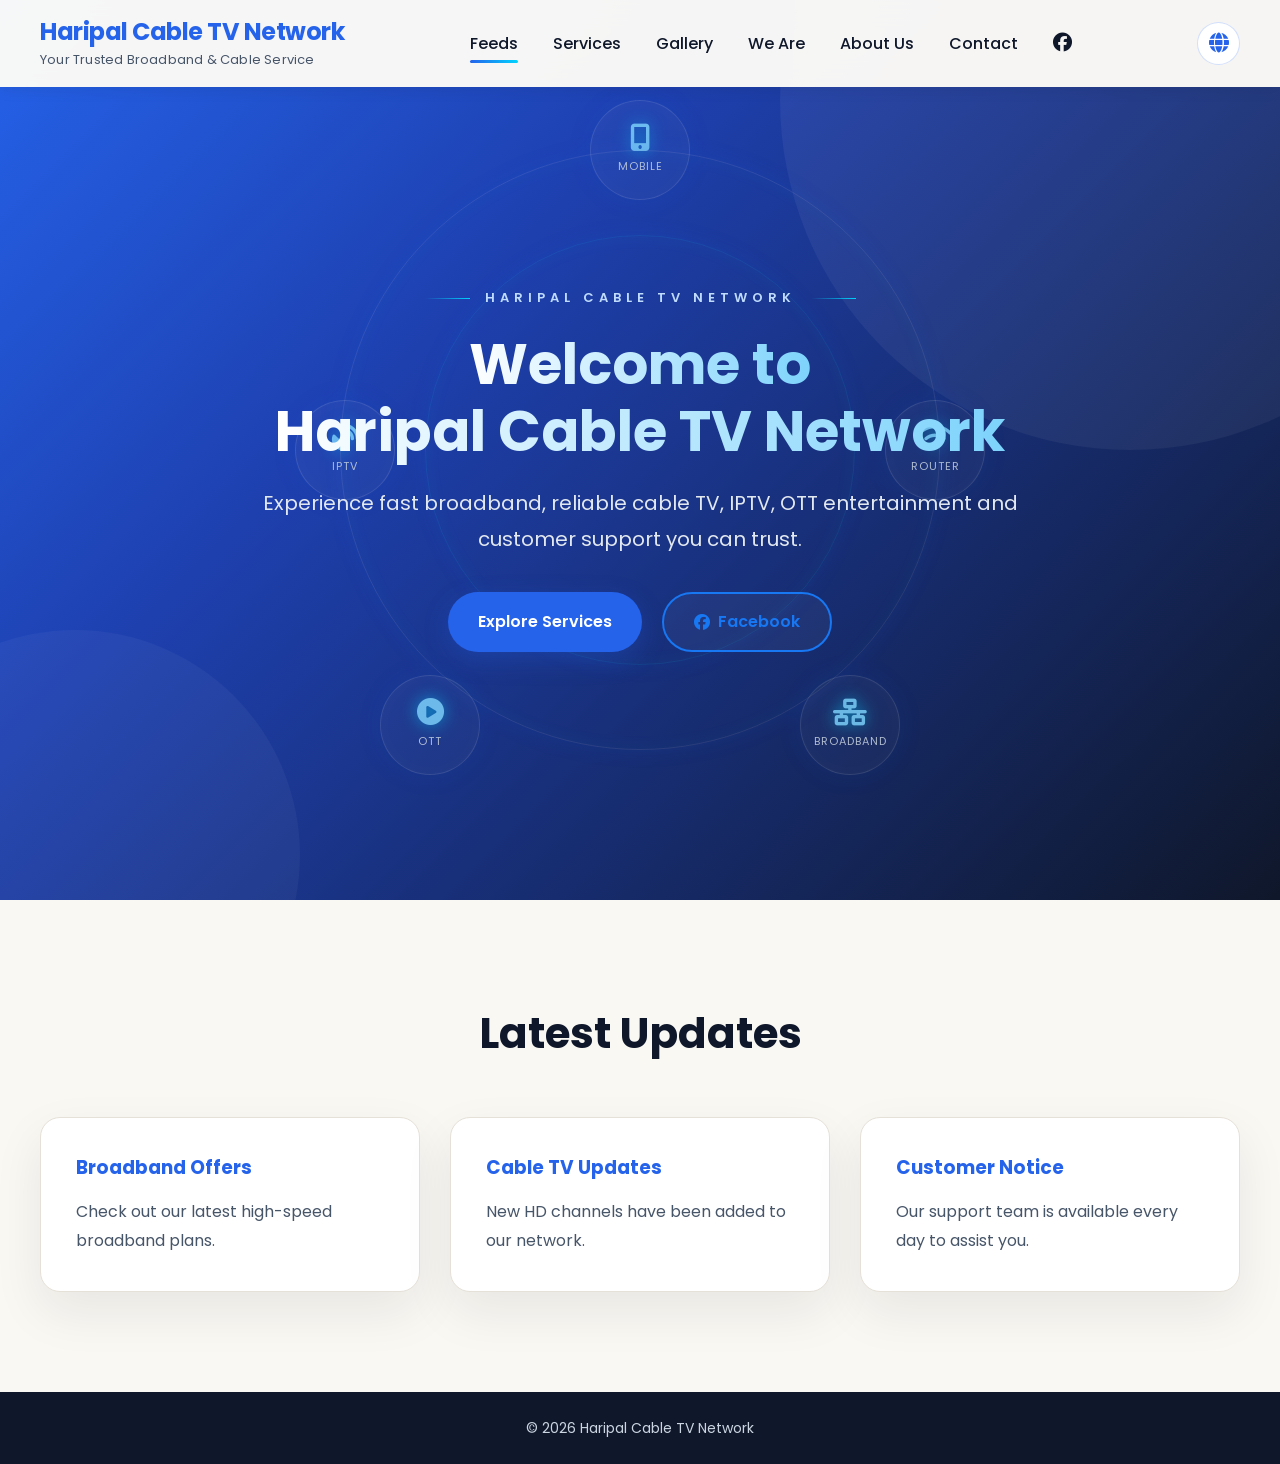
<file: index.html>
<!DOCTYPE html>
<html lang="en">

<head>

    <meta charset="UTF-8">

    <meta name="viewport" content="width=device-width, initial-scale=1.0">

    <meta name="description" content="Haripal Cable TV Network offers reliable broadband, cable TV, IPTV and OTT entertainment services in Haripal, Hooghly.">

    <title>Haripal Cable TV Network</title>

    <!-- MAIN STYLESHEET -->
    <link rel="stylesheet" href="style.css">

    <!-- GOOGLE FONT -->
    <link href="https://fonts.googleapis.com/css2?family=Poppins:wght@300;400;500;600;700&display=swap" rel="stylesheet">

    <!-- FONT AWESOME -->
    <link rel="stylesheet"
    href="https://cdnjs.cloudflare.com/ajax/libs/font-awesome/6.6.0/css/all.min.css">

</head>

<body>

<!-- =====================================================
     NAVBAR
===================================================== -->

<header>

    <nav class="navbar">

        <!-- BRANDING -->

        <a href="index.html" class="logo">

            <div>

                <h2>Haripal Cable TV Network</h2>

                <span data-i18n="nav.tagline">
                    Your Trusted Broadband & Cable Service
                </span>

            </div>

        </a>


        <!-- NAVIGATION LINKS -->

        <ul class="nav-links">

            <li>
                <a class="active" href="index.html#feeds"
                   data-i18n="nav.feeds">
                    Feeds
                </a>
            </li>

            <li>
                <a href="services.html"
                   data-i18n="nav.services">
                    Services
                </a>
            </li>

            <li>
                <a href="gallery.html"
                   data-i18n="nav.gallery">
                    Gallery
                </a>
            </li>

            <li>
                <a href="team.html"
                   data-i18n="nav.team">
                    We Are
                </a>
            </li>

            <li>
                <a href="about.html"
                   data-i18n="nav.about">
                    About Us
                </a>
            </li>

            <li>
                <a href="contact.html"
                   data-i18n="nav.contact">
                    Contact
                </a>
            </li>

            <!-- FACEBOOK -->

            <li>

                <a href="https://www.facebook.com/profile.php?id=61586978473232"
                   target="_blank"
                   rel="noopener noreferrer"
                   aria-label="Visit HCN on Facebook">

                    <i class="fab fa-facebook"></i>

                </a>

            </li>

        </ul>


        <!-- LANGUAGE SELECTOR -->

        <div class="language-selector">

            <button
                class="language-toggle"
                type="button"
                aria-label="Select website language"
                aria-expanded="false"
                aria-haspopup="true"
                title="Change Language">

                <i class="fas fa-globe"></i>

            </button>


            <!-- LANGUAGE DROPDOWN -->

            <div class="language-menu">

                <div class="language-menu-title">
                    Select Language
                </div>


                <button
                    type="button"
                    class="language-option active"
                    data-lang="en">

                    <span>🇬🇧</span>

                    English

                </button>


                <button
                    type="button"
                    class="language-option"
                    data-lang="bn">

                    <span>🇮🇳</span>

                    বাংলা

                </button>


                <button
                    type="button"
                    class="language-option"
                    data-lang="hi">

                    <span>🇮🇳</span>

                    हिन्दी

                </button>

            </div>

        </div>


        <!-- MOBILE MENU -->

        <div class="menu-toggle"
             role="button"
             tabindex="0"
             aria-label="Toggle navigation menu"
             aria-expanded="false">

            <i class="fas fa-bars"></i>

        </div>

    </nav>

</header>



<!-- =====================================================
     HERO SECTION
===================================================== -->

<section class="hero">


    <!-- CINEMATIC TECHNOLOGY ORBITS -->

    <div class="tech-orbit">

        <div class="tech-icon mobile-icon">

            <i class="fas fa-mobile-screen-button"></i>

            <span>Mobile</span>

        </div>


        <div class="tech-icon router-icon">

            <i class="fas fa-wifi"></i>

            <span>Router</span>

        </div>


        <div class="tech-icon broadband-icon">

            <i class="fas fa-network-wired"></i>

            <span>Broadband</span>

        </div>


        <div class="tech-icon ott-icon">

            <i class="fas fa-play-circle"></i>

            <span>OTT</span>

        </div>


        <div class="tech-icon iptv-icon">

            <i class="fas fa-satellite-dish"></i>

            <span>IPTV</span>

        </div>


        <!-- GLOWING CONNECTION RINGS -->

        <div class="orbit-ring ring-one"></div>

        <div class="orbit-ring ring-two"></div>

    </div>



    <!-- HERO CONTENT -->

    <div class="hero-content">


        <div class="hero-brand">

            <span class="brand-line"></span>

            <span>HARIPAL CABLE TV NETWORK</span>

            <span class="brand-line"></span>

        </div>



        <h1>

            <span data-i18n="hero.welcome">
                Welcome to
            </span>

            <span>Haripal Cable TV Network</span>

        </h1>



        <p data-i18n="hero.description">

            Experience fast broadband, reliable cable TV,
            IPTV, OTT entertainment and customer support you can trust.

        </p>



        <!-- HERO BUTTONS -->

        <div class="hero-buttons">


            <a href="services.html"
               class="btn-primary"
               data-i18n="hero.explore">

                Explore Services

            </a>



            <a href="https://www.facebook.com/profile.php?id=61586978473232"
               target="_blank"
               rel="noopener noreferrer"
               class="btn-secondary">

                <i class="fab fa-facebook"></i>

                <span data-i18n="hero.facebook">
                    Facebook
                </span>

            </a>


        </div>

    </div>

</section>



<!-- =====================================================
     LATEST FEEDS
===================================================== -->

<section id="feeds" class="feeds">


    <h2 data-i18n="feeds.title">
        Latest Updates
    </h2>



    <div class="feed-container">


        <!-- BROADBAND -->

        <div class="feed-card">

            <h3 data-i18n="feeds.broadband">
                Broadband Offers
            </h3>

            <p data-i18n="feeds.broadband.description">

                Check out our latest high-speed broadband plans.

            </p>

        </div>



        <!-- CABLE TV -->

        <div class="feed-card">

            <h3 data-i18n="feeds.cable">
                Cable TV Updates
            </h3>

            <p data-i18n="feeds.cable.description">

                New HD channels have been added to our network.

            </p>

        </div>



        <!-- CUSTOMER NOTICE -->

        <div class="feed-card">

            <h3 data-i18n="feeds.notice">
                Customer Notice
            </h3>

            <p data-i18n="feeds.notice.description">

                Our support team is available every day to assist you.

            </p>

        </div>


    </div>

</section>



<!-- =====================================================
     FOOTER
===================================================== -->

<footer>

    <p data-i18n="footer.copyright">

        © 2026 Haripal Cable TV Network

    </p>

</footer>



<!-- =====================================================
     JAVASCRIPT
===================================================== -->

<!-- EXISTING NAVIGATION SCRIPT -->

<script src="script.js"></script>
<script src="site-setting.js"></script>

<script src="js/translations.js"></script>
<script src="js/language.js"></script>


</body>

</html>
</file>
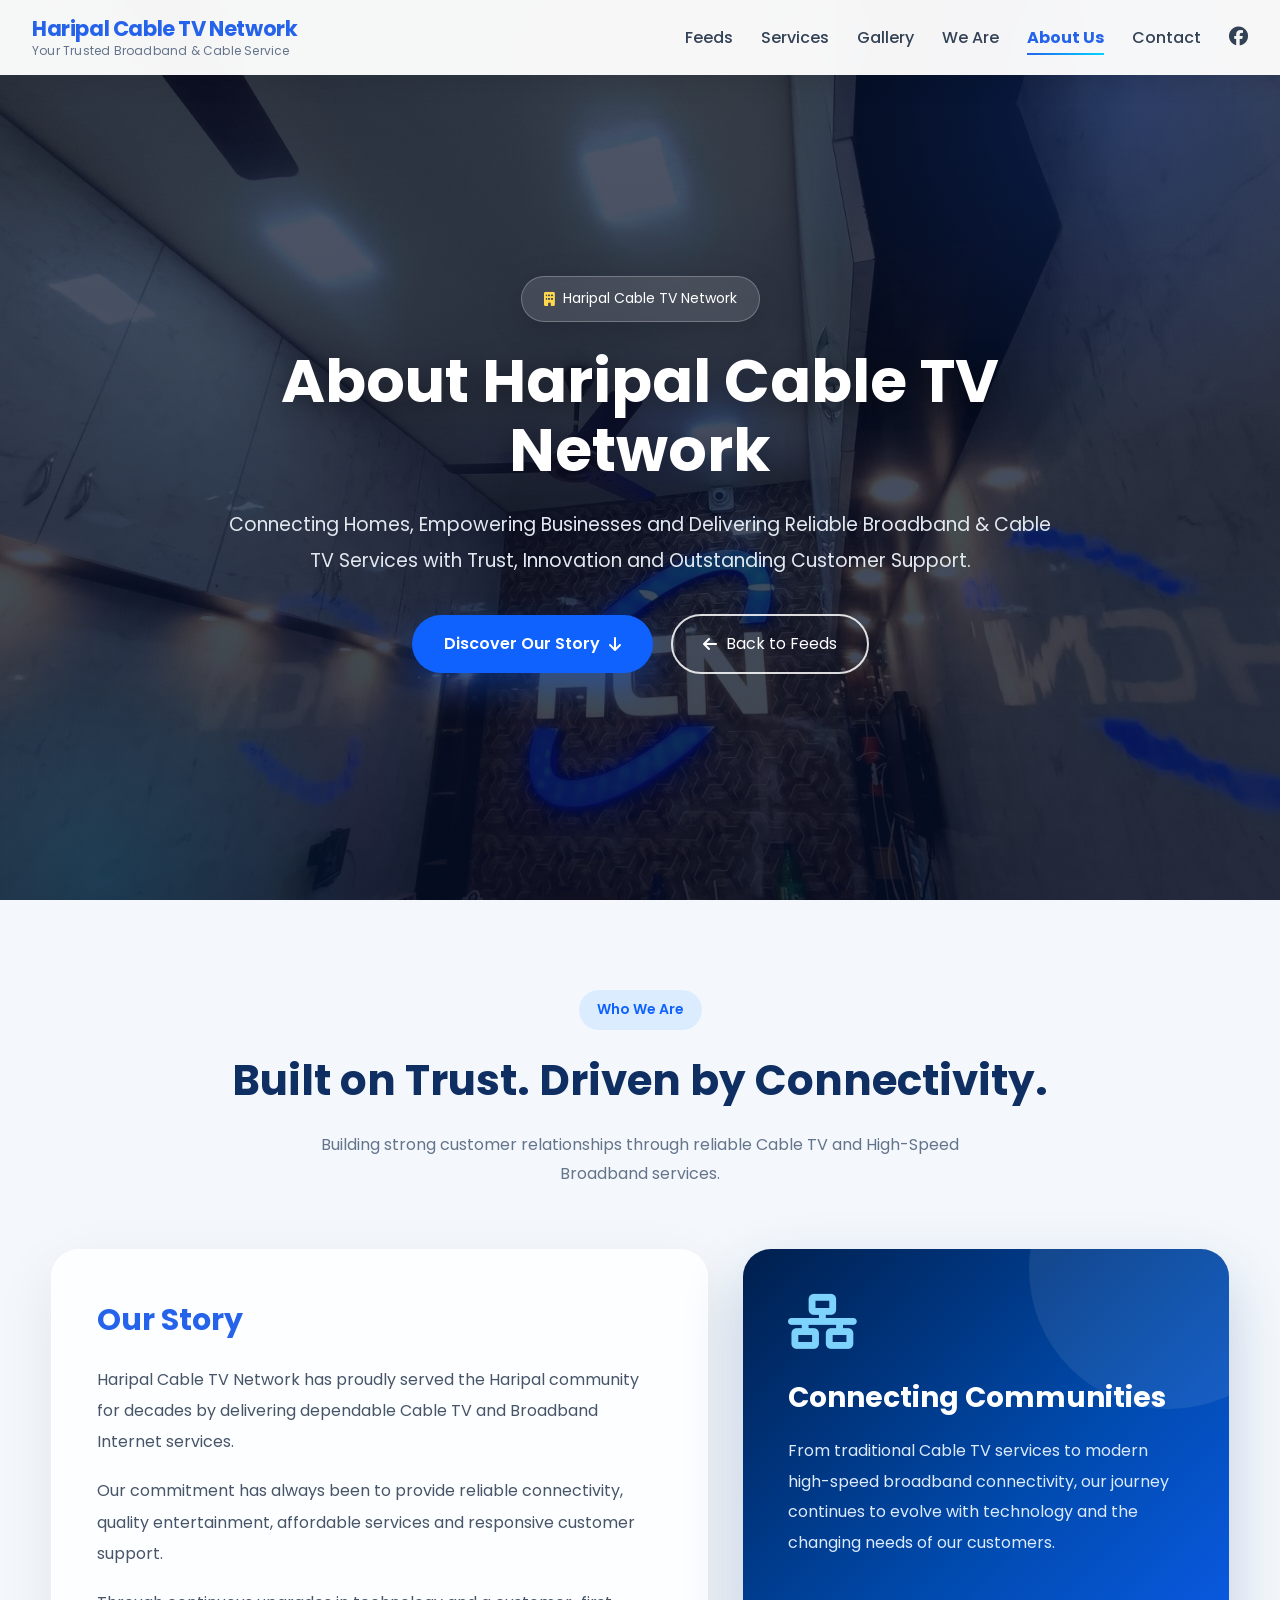
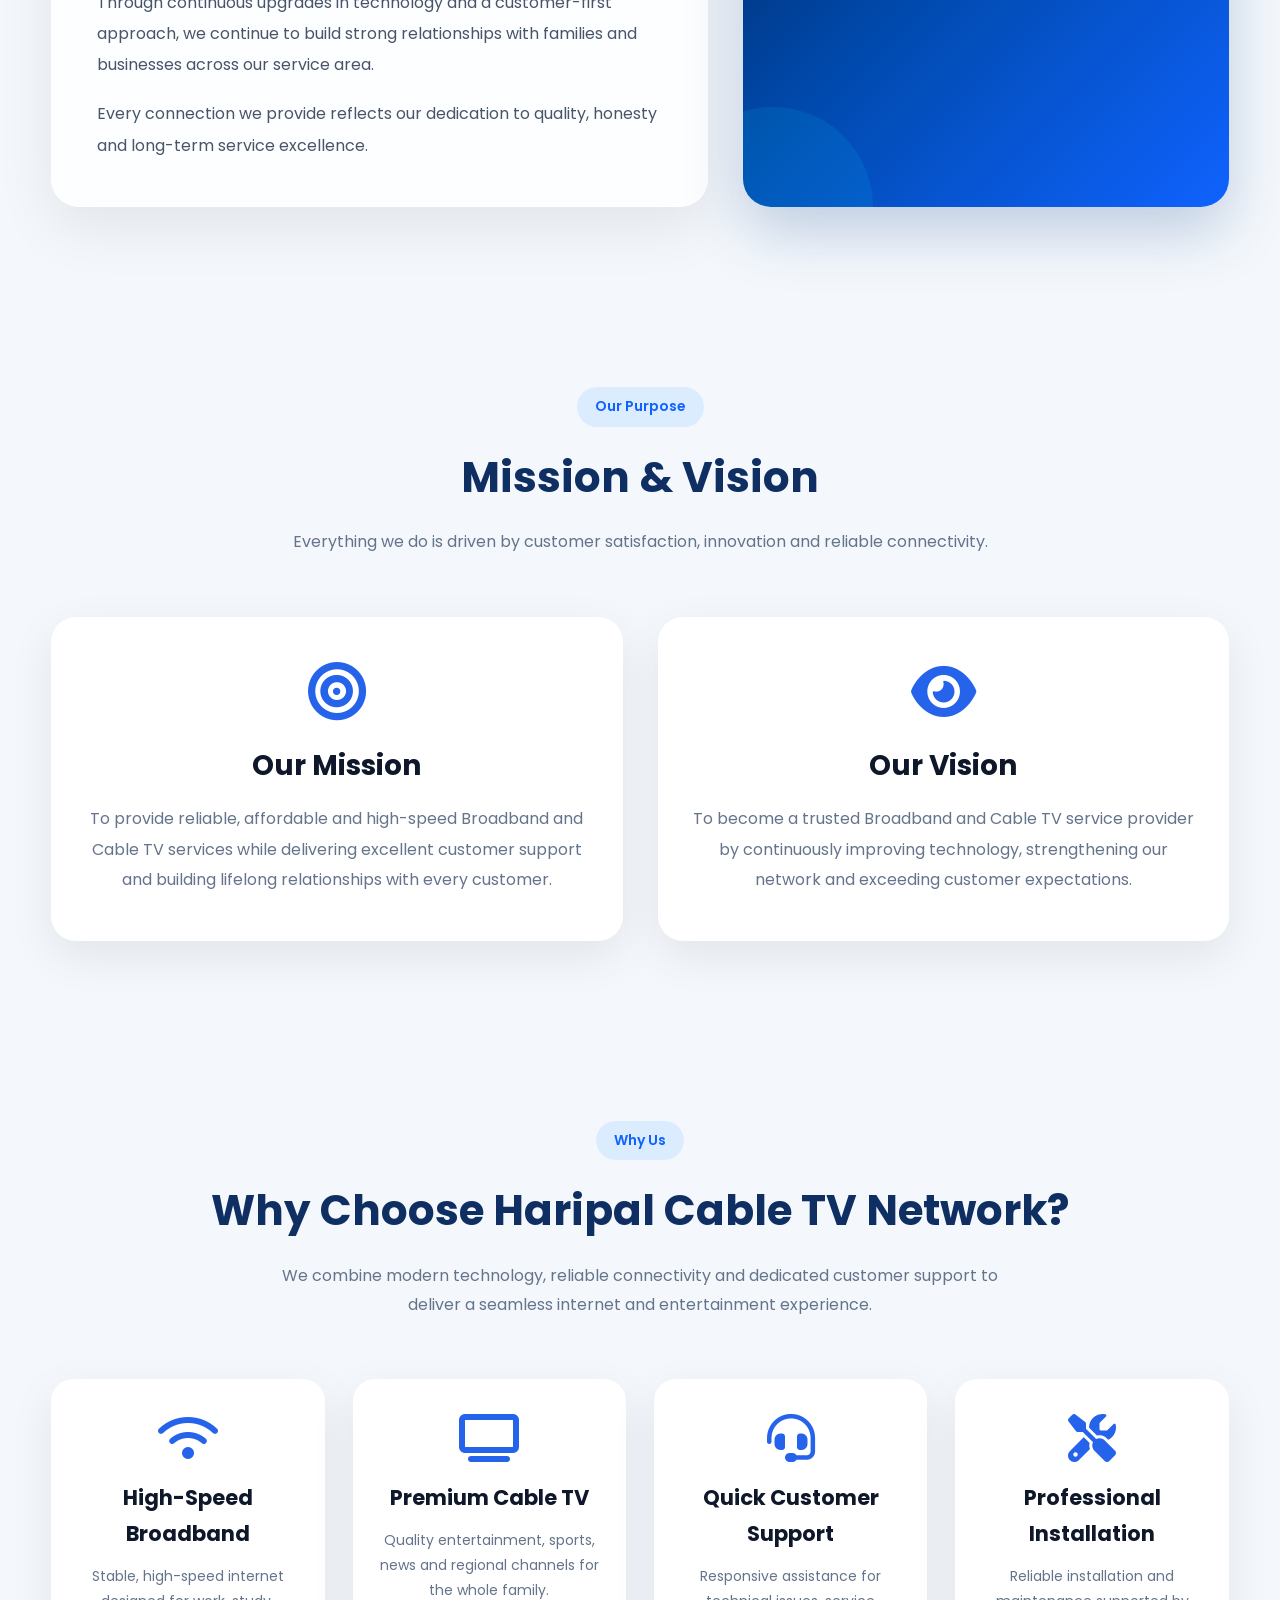
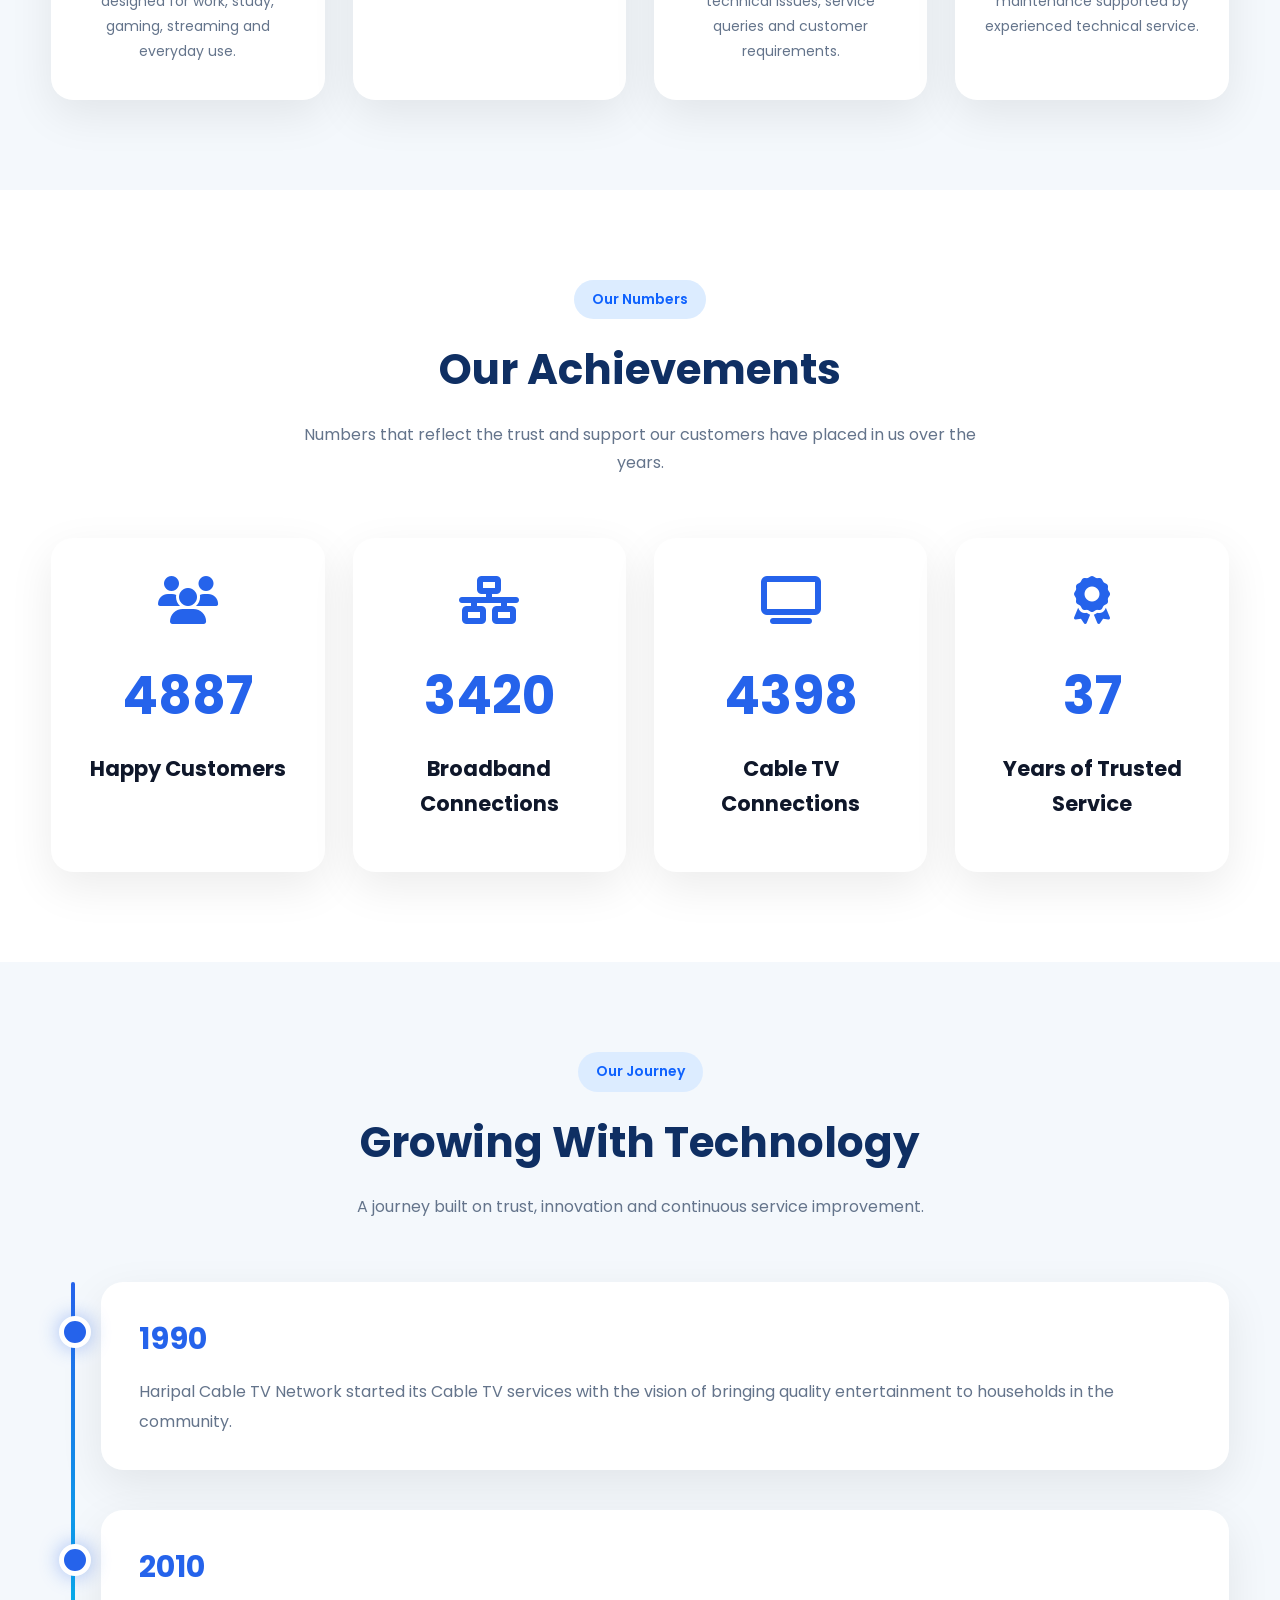
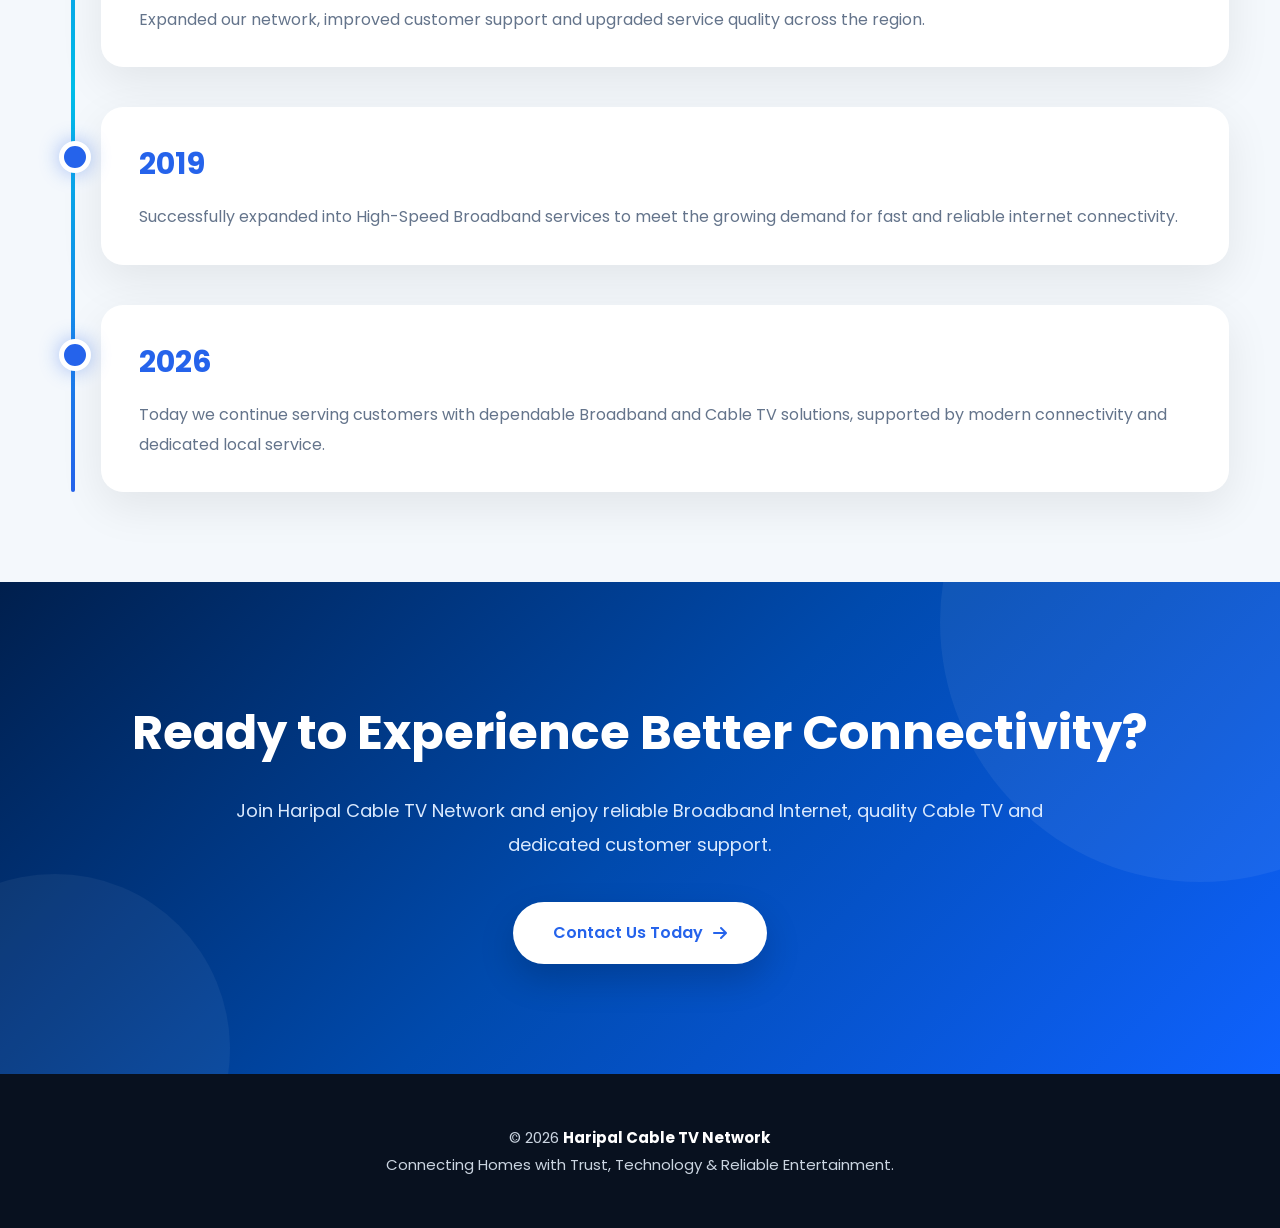
<file: about.html>
<!DOCTYPE html>
<html lang="en">

<head>

<meta charset="UTF-8">
<meta name="viewport" content="width=device-width, initial-scale=1.0">

<title>About Us | Haripal Cable TV Network</title>

<link rel="icon" href="images/HCN.jpg">

<link rel="stylesheet" href="https://cdnjs.cloudflare.com/ajax/libs/font-awesome/6.6.0/css/all.min.css">

<link href="https://fonts.googleapis.com/css2?family=Poppins:wght@300;400;500;600;700;800&display=swap"
rel="stylesheet">

<link href="https://unpkg.com/aos@2.3.4/dist/aos.css" rel="stylesheet">

<style>
/* =================================
   MULTILINGUAL LANGUAGE SELECTOR
================================= */

.site-controls {
    display: flex;
    align-items: center;
    margin-left: 20px;
}

.language-selector {
    position: relative;
}

.language-toggle {
    width: 44px;
    height: 44px;
    border: 1px solid rgba(37, 99, 235, .2);
    border-radius: 50%;
    background: #f1f5f9;
    color: #2563eb;
    font-size: 20px;
    cursor: pointer;
    transition: .35s;
}

.language-toggle:hover {
    background: #2563eb;
    color: white;
    transform: rotate(15deg);
    box-shadow: 0 0 20px rgba(37, 99, 235, .35);
}

.language-menu {
    position: absolute;
    top: 58px;
    right: 0;
    width: 190px;
    padding: 12px;
    background: white;
    border-radius: 14px;
    box-shadow: 0 12px 35px rgba(0, 0, 0, .18);
    opacity: 0;
    visibility: hidden;
    transform: translateY(12px);
    transition: .3s;
    z-index: 1000;
}

.language-selector.open .language-menu {
    opacity: 1;
    visibility: visible;
    transform: translateY(0);
}

.language-menu-title {
    padding: 8px 10px;
    color: #64748b;
    font-size: 12px;
    font-weight: 600;
}

.language-option {
    display: flex;
    align-items: center;
    gap: 10px;
    width: 100%;
    padding: 11px;
    border: none;
    border-radius: 8px;
    background: transparent;
    color: #334155;
    cursor: pointer;
    text-align: left;
    font-family: inherit;
    transition: .25s;
}

.language-option:hover,
.language-option.active {
    background: #eff6ff;
    color: #2563eb;
}

.language-option span {
    font-size: 18px;
}

@media(max-width: 992px) {
    .site-controls {
        margin-left: auto;
        margin-right: 15px;
    }
}
/* =========================================================
   GLOBAL RESET
========================================================= */

*{
    margin:0;
    padding:0;
    box-sizing:border-box;
    font-family:'Poppins',sans-serif;
}

html{
    scroll-behavior:smooth;
}

body{
    background:#f4f8fc;
    color:#1e293b;
    overflow-x:hidden;
    line-height:1.7;
}

img{
    display:block;
    max-width:100%;
}

a{
    text-decoration:none;
}

section{
    padding:90px 0;
}

.container{
    width:min(1200px,92%);
    margin:auto;
}


/* =========================================================
   HEADER
========================================================= */

header{
    position:fixed;
    top:0;
    left:0;
    width:100%;
    background:rgba(255,255,255,.96);
    backdrop-filter:blur(18px);
    box-shadow:0 8px 25px rgba(0,0,0,.08);
    z-index:9999;
    transition:.4s ease;
}

.navbar{
    width:min(1300px,95%);
    margin:auto;

    display:flex;
    justify-content:space-between;
    align-items:center;

    padding:16px 0;
}


/* =========================================================
   PREMIUM COMPANY LOGO
   SAME STYLE AS GALLERY PAGE
========================================================= */

.logo{
    display:flex;
    align-items:center;

    text-decoration:none;

    position:relative;

    cursor:pointer;
}


/* Logo text container */

.logo div{
    display:flex;
    flex-direction:column;
    gap:2px;
}


/* Main company name */

.logo h2{
    margin:0;

    font-size:21px;
    font-weight:700;

    line-height:1.2;

    letter-spacing:-.4px;

    color:#2563eb;

    transition:
        color .4s ease,
        letter-spacing .4s ease,
        text-shadow .4s ease,
        transform .4s ease;
}


/* Tagline */

.logo span{
    font-size:12px;

    font-weight:400;

    line-height:1.3;

    color:#64748b;

    letter-spacing:.2px;

    transition:
        color .4s ease,
        letter-spacing .4s ease;
}


/* =========================================================
   CINEMATIC LOGO HOVER
========================================================= */

.logo:hover h2{
    color:#1d4ed8;

    letter-spacing:.2px;

    transform:translateY(-1px);

    text-shadow:
        0 0 8px rgba(37,99,235,.25),
        0 0 20px rgba(37,99,235,.15);
}

.logo:hover span{
    color:#2563eb;

    letter-spacing:.5px;
}


/* Animated cinematic underline */

.logo::after{
    content:"";

    position:absolute;

    left:0;
    bottom:-7px;

    width:0;
    height:2px;

    background:
        linear-gradient(
            90deg,
            transparent,
            #2563eb,
            #00d4ff,
            transparent
        );

    transition:width .5s ease;
}

.logo:hover::after{
    width:100%;
}


/* =========================================================
   NAVIGATION
========================================================= */

.nav-links{
    display:flex;
    align-items:center;
    gap:28px;

    list-style:none;
}

.nav-links a{
    color:#334155;

    font-weight:500;

    position:relative;

    transition:.3s ease;
}

.nav-links a::after{
    content:"";

    position:absolute;

    left:0;
    bottom:-6px;

    width:0;
    height:2px;

    background:
        linear-gradient(
            90deg,
            #2563eb,
            #00d4ff
        );

    transition:.35s ease;
}

.nav-links a:hover{
    color:#2563eb;
}

.nav-links a:hover::after{
    width:100%;
}


/* Active About page */

.nav-links a.active{
    color:#2563eb;
    font-weight:700;
}

.nav-links a.active::after{
    width:100%;
}


/* Facebook */

.nav-links .facebook-link{
    font-size:19px;
}

.nav-links .facebook-link::after{
    display:none;
}


/* =========================================================
   MOBILE MENU
========================================================= */

.menu-toggle{
    display:none;

    font-size:28px;

    color:#2563eb;

    cursor:pointer;

    transition:.3s ease;
}

.menu-toggle:hover{
    transform:scale(1.1);
}


/* =========================================================
   HERO
========================================================= */

.hero{

    min-height:100vh;

    display:flex;

    justify-content:center;
    align-items:center;

    text-align:center;

    padding:140px 20px 90px;

    background:

        linear-gradient(
            rgba(5,15,40,.70),
            rgba(5,15,40,.78)
        ),

        url("images/photo_2026-07-22_14-08-36.jpg");

    background-size:cover;

    background-position:center;

    background-attachment:fixed;

    position:relative;

    overflow:hidden;
}


/* Cinematic glow */

.hero::before{

    content:"";

    position:absolute;

    width:700px;
    height:700px;

    border-radius:50%;

    background:
        radial-gradient(
            circle,
            rgba(37,99,235,.22),
            transparent 70%
        );

    top:-250px;
    right:-200px;

    animation:
        heroGlow 12s ease-in-out infinite alternate;
}

.hero::after{

    content:"";

    position:absolute;

    width:550px;
    height:550px;

    border-radius:50%;

    background:
        radial-gradient(
            circle,
            rgba(0,212,255,.12),
            transparent 70%
        );

    bottom:-250px;
    left:-180px;

    animation:
        heroGlow 15s ease-in-out infinite alternate-reverse;
}


@keyframes heroGlow{

    0%{
        transform:scale(1) rotate(0deg);
        opacity:.5;
    }

    100%{
        transform:scale(1.15) rotate(20deg);
        opacity:1;
    }

}


/* Hero content */

.hero-content{

    position:relative;

    z-index:5;

    max-width:950px;
}


/* Hero badge */

.hero-tag{

    display:inline-flex;

    align-items:center;

    gap:8px;

    padding:10px 22px;

    margin-bottom:25px;

    color:#fff;

    background:rgba(255,255,255,.12);

    border:1px solid rgba(255,255,255,.25);

    backdrop-filter:blur(14px);

    border-radius:40px;

    font-size:14px;

    box-shadow:
        0 10px 35px rgba(0,0,0,.15);
}

.hero-tag i{
    color:#ffd84d;
}


/* Hero title */

.hero h1{

    font-size:60px;

    color:#fff;

    margin-bottom:22px;

    font-weight:700;

    line-height:1.15;

    text-shadow:
        0 5px 25px rgba(0,0,0,.35);
}


/* Hero paragraph */

.hero p{

    font-size:19px;

    color:#e2e8f0;

    max-width:850px;

    margin:auto;

    line-height:1.9;
}


/* =========================================================
   HERO BUTTONS
========================================================= */

.hero-buttons{

    display:flex;

    justify-content:center;

    align-items:center;

    gap:18px;

    margin-top:35px;

    flex-wrap:wrap;
}

.btn-primary{

    display:inline-flex;

    align-items:center;

    justify-content:center;

    gap:9px;

    padding:15px 32px;

    background:#0f62fe;

    color:#fff;

    border-radius:40px;

    font-weight:600;

    box-shadow:
        0 15px 35px rgba(15,98,254,.35);

    transition:.35s ease;
}

.btn-primary:hover{

    transform:translateY(-5px);

    background:#004fd6;

    box-shadow:
        0 20px 45px rgba(15,98,254,.45);
}

.btn-outline{

    display:inline-flex;

    align-items:center;

    justify-content:center;

    gap:9px;

    padding:14px 30px;

    border:2px solid rgba(255,255,255,.85);

    color:#fff;

    border-radius:40px;

    transition:.35s ease;
}

.btn-outline:hover{

    background:#fff;

    color:#0f62fe;

    transform:translateY(-5px);
}


/* =========================================================
   SECTION TITLE
========================================================= */

.section-title{

    text-align:center;

    margin-bottom:60px;
}

.section-title span{

    display:inline-block;

    padding:8px 18px;

    margin-bottom:15px;

    background:#dcecff;

    color:#0f62fe;

    font-weight:600;

    border-radius:30px;

    font-size:14px;
}

.section-title h2{

    font-size:42px;

    color:#0f2f63;

    margin-bottom:15px;
}

.section-title p{

    color:#64748b;

    max-width:720px;

    margin:auto;

    line-height:1.8;
}


/* =========================================================
   OUR STORY
========================================================= */

.story-layout{

    display:grid;

    grid-template-columns:
        1.15fr
        .85fr;

    gap:35px;

    align-items:stretch;
}


.glass{

    background:
        rgba(255,255,255,.78);

    backdrop-filter:blur(18px);

    border:
        1px solid rgba(255,255,255,.6);

    border-radius:28px;

    padding:45px;

    box-shadow:
        0 20px 60px rgba(0,0,0,.08);

    transition:.4s ease;
}

.glass:hover{

    transform:translateY(-8px);

    box-shadow:
        0 30px 65px rgba(37,99,235,.16);
}

.glass h2{

    color:#2563eb;

    margin-bottom:18px;

    font-size:30px;
}

.glass p{

    font-size:16px;

    color:#475569;

    line-height:1.95;

    margin-bottom:18px;
}

.glass p:last-child{
    margin-bottom:0;
}


/* Story highlight */

.story-highlight{

    position:relative;

    overflow:hidden;

    border-radius:28px;

    padding:45px;

    color:#fff;

    background:

        linear-gradient(
            135deg,
            #001f4d,
            #004aad,
            #0f62fe
        );

    box-shadow:
        0 25px 60px rgba(0,54,130,.22);
}

.story-highlight::before{

    content:"";

    position:absolute;

    width:280px;
    height:280px;

    border-radius:50%;

    background:rgba(255,255,255,.08);

    top:-120px;
    right:-80px;
}

.story-highlight::after{

    content:"";

    position:absolute;

    width:200px;
    height:200px;

    border-radius:50%;

    background:rgba(0,212,255,.10);

    bottom:-100px;
    left:-70px;
}

.story-highlight>*{
    position:relative;
    z-index:2;
}

.story-highlight i{

    font-size:55px;

    margin-bottom:25px;

    color:#7dd3fc;
}

.story-highlight h3{

    font-size:28px;

    margin-bottom:15px;
}

.story-highlight p{

    color:#dbeafe;

    line-height:1.9;
}


/* =========================================================
   MISSION & VISION
========================================================= */

.grid{

    display:grid;

    grid-template-columns:
        repeat(2,1fr);

    gap:35px;
}

.card{

    background:#fff;

    padding:45px 35px;

    border-radius:25px;

    text-align:center;

    box-shadow:
        0 15px 45px rgba(0,0,0,.08);

    transition:.4s ease;

    position:relative;

    overflow:hidden;
}

.card::before{

    content:"";

    position:absolute;

    top:0;
    left:-100%;

    width:100%;
    height:100%;

    background:
        linear-gradient(
            90deg,
            transparent,
            rgba(255,255,255,.55),
            transparent
        );

    transition:.8s ease;
}

.card:hover::before{
    left:100%;
}

.card:hover{

    transform:translateY(-12px);

    box-shadow:
        0 25px 60px rgba(37,99,235,.18);
}

.card i{

    font-size:58px;

    color:#2563eb;

    margin-bottom:22px;
}

.card h3{

    font-size:28px;

    margin-bottom:15px;

    color:#0f172a;
}

.card p{

    color:#64748b;

    line-height:1.9;
}


/* =========================================================
   WHY CHOOSE US
========================================================= */

.features{

    display:grid;

    grid-template-columns:
        repeat(4,1fr);

    gap:28px;
}

.feature{

    background:#fff;

    padding:35px 25px;

    border-radius:22px;

    text-align:center;

    box-shadow:
        0 15px 45px rgba(0,0,0,.08);

    transition:.4s ease;

    position:relative;

    overflow:hidden;
}

.feature::before{

    content:"";

    position:absolute;

    left:-100%;
    top:0;

    width:100%;
    height:100%;

    background:
        linear-gradient(
            90deg,
            transparent,
            rgba(255,255,255,.5),
            transparent
        );

    transition:.8s ease;
}

.feature:hover::before{
    left:100%;
}

.feature:hover{

    transform:translateY(-10px);

    box-shadow:
        0 25px 55px rgba(37,99,235,.18);
}

.feature i{

    font-size:48px;

    color:#2563eb;

    margin-bottom:18px;

    position:relative;

    z-index:2;
}

.feature h3{

    margin-bottom:12px;

    font-size:21px;

    color:#0f172a;

    position:relative;

    z-index:2;
}

.feature p{

    color:#64748b;

    line-height:1.8;

    font-size:14px;

    position:relative;

    z-index:2;
}


/* =========================================================
   ACHIEVEMENTS
========================================================= */

.achievement-section{

    background:#fff;
}

.counter-box{

    padding:38px 20px;
}

.counter{

    font-size:52px;

    font-weight:700;

    color:#2563eb;

    margin:10px 0;
}


/* =========================================================
   JOURNEY / TIMELINE
========================================================= */

.timeline{

    position:relative;

    margin-top:50px;

    padding-left:50px;
}

.timeline::before{

    content:"";

    position:absolute;

    left:20px;

    top:0;
    bottom:0;

    width:4px;

    background:
        linear-gradient(
            #2563eb,
            #00bde8,
            #2563eb
        );

    border-radius:20px;
}

.timeline-item{

    position:relative;

    margin-bottom:40px;

    background:#fff;

    padding:32px 38px;

    border-radius:22px;

    box-shadow:
        0 15px 45px rgba(0,0,0,.08);

    transition:.4s ease;
}

.timeline-item:last-child{
    margin-bottom:0;
}

.timeline-item::before{

    content:"";

    position:absolute;

    left:-42px;

    top:34px;

    width:22px;
    height:22px;

    border-radius:50%;

    background:#2563eb;

    border:5px solid #fff;

    box-shadow:
        0 0 20px rgba(37,99,235,.4);
}

.timeline-item:hover{

    transform:translateX(10px);

    box-shadow:
        0 22px 55px rgba(37,99,235,.18);
}

.timeline-item h3{

    color:#2563eb;

    font-size:30px;

    margin-bottom:12px;
}

.timeline-item p{

    color:#64748b;

    line-height:1.9;
}


/* =========================================================
   CTA
========================================================= */

.cta{

    margin:0;

    background:

        linear-gradient(
            135deg,
            #001f4d 0%,
            #004aad 50%,
            #0f62fe 100%
        );

    color:#fff;

    padding:110px 20px;

    text-align:center;

    position:relative;

    overflow:hidden;
}

.cta::before{

    content:"";

    position:absolute;

    width:520px;
    height:520px;

    border-radius:50%;

    background:rgba(255,255,255,.06);

    top:-220px;
    right:-180px;

    animation:
        rotateGlow 18s linear infinite;
}

.cta::after{

    content:"";

    position:absolute;

    width:350px;
    height:350px;

    border-radius:50%;

    background:rgba(255,255,255,.05);

    bottom:-150px;
    left:-120px;

    animation:
        rotateGlow 12s linear infinite reverse;
}

.cta .container{
    position:relative;
    z-index:2;
}

.cta h2{

    font-size:48px;

    margin-bottom:20px;
}

.cta p{

    max-width:820px;

    margin:
        0 auto 40px;

    font-size:18px;

    line-height:1.9;

    color:#dbeafe;
}

.cta a{

    display:inline-flex;

    align-items:center;

    justify-content:center;

    gap:10px;

    padding:17px 40px;

    background:#fff;

    color:#2563eb;

    border-radius:50px;

    font-weight:600;

    box-shadow:
        0 15px 35px rgba(0,0,0,.18);

    transition:.35s ease;
}

.cta a:hover{

    background:#2563eb;

    color:#fff;

    transform:translateY(-7px);
}


/* =========================================================
   FOOTER
========================================================= */

footer{

    background:#08111f;

    color:#cbd5e1;

    padding:50px 20px;

    text-align:center;
}

footer p{

    font-size:15px;

    line-height:1.8;
}

footer strong{
    color:#fff;
}


/* =========================================================
   SCROLL / AOS
========================================================= */

[data-aos]{
    transition-duration:900ms !important;
}


/* =========================================================
   TABLET
========================================================= */

@media(max-width:1100px){

    .features{
        grid-template-columns:
            repeat(2,1fr);
    }

    .story-layout{
        grid-template-columns:1fr;
    }

}


/* =========================================================
   NAV MOBILE
========================================================= */

@media(max-width:900px){

    .navbar{
        padding:15px 20px;
    }

    .menu-toggle{
        display:block;
    }

    .nav-links{

        position:fixed;

        top:82px;

        right:-100%;

        width:280px;

        height:calc(100vh - 82px);

        background:
            rgba(255,255,255,.97);

        backdrop-filter:blur(20px);

        flex-direction:column;

        align-items:flex-start;

        padding:40px 30px;

        gap:22px;

        box-shadow:
            -10px 0 35px rgba(0,0,0,.10);

        transition:.45s ease;
    }

    .nav-links.active{
        right:0;
    }

}


/* =========================================================
   TABLET
========================================================= */

@media(max-width:768px){

    section{
        padding:70px 0;
    }

    .hero{

        min-height:90vh;

        padding:
            130px
            20px
            80px;

        background-attachment:scroll;
    }

    .hero h1{
        font-size:40px;
    }

    .hero p{
        font-size:16px;
    }

    .hero-buttons{
        flex-direction:column;
    }

    .btn-primary,
    .btn-outline{
        width:100%;
        max-width:300px;
    }

    .section-title{
        margin-bottom:45px;
    }

    .section-title h2{
        font-size:32px;
    }

    .section-title p{
        font-size:15px;
    }

    .glass{
        padding:30px;
    }

    .grid{
        grid-template-columns:1fr;
        gap:25px;
    }

    .features{
        grid-template-columns:1fr;
    }

    .feature{
        padding:30px 25px;
    }

    .counter{
        font-size:44px;
    }

    .timeline{
        padding-left:35px;
    }

    .timeline::before{
        left:13px;
    }

    .timeline-item{
        padding:26px;
    }

    .timeline-item::before{
        left:-30px;
        width:18px;
        height:18px;
    }

    .timeline-item h3{
        font-size:25px;
    }

    .cta{
        padding:80px 20px;
    }

    .cta h2{
        font-size:36px;
    }

    .cta p{
        font-size:16px;
    }

    .cta a{
        width:100%;
        max-width:300px;
    }

}


/* =========================================================
   RESPONSIVE LOGO
========================================================= */

@media(max-width:768px){

    .logo h2{
        font-size:18px;
    }

    .logo span{
        font-size:10px;
    }

}

@media(max-width:480px){

    .logo h2{
        font-size:16px;
    }

    .logo span{
        font-size:9px;
    }

    .navbar{
        padding:12px 15px;
    }

    .hero{
        min-height:85vh;
    }

    .hero h1{
        font-size:32px;
    }

    .hero p{
        font-size:15px;
    }

    .hero-tag{
        font-size:12px;
        padding:8px 16px;
    }

    .section-title h2{
        font-size:28px;
    }

    .glass{
        padding:24px;
    }

    .glass h2{
        font-size:26px;
    }

    .glass p{
        font-size:15px;
    }

    .story-highlight{
        padding:30px;
    }

    .story-highlight h3{
        font-size:25px;
    }

    .card{
        padding:30px 22px;
    }

    .card i{
        font-size:48px;
    }

    .card h3{
        font-size:24px;
    }

    .feature{
        padding:28px 22px;
    }

    .timeline{
        padding-left:28px;
    }

    .timeline::before{
        left:10px;
    }

    .timeline-item{
        padding:22px;
    }

    .timeline-item::before{
        left:-27px;
        width:16px;
        height:16px;
        border-width:4px;
    }

    .timeline-item h3{
        font-size:23px;
    }

    .cta h2{
        font-size:30px;
    }

    footer{
        padding:40px 15px;
    }

    footer p{
        font-size:14px;
    }

}

</style>

</head>


<body class="about-page">


<!-- =====================================================
     HEADER
===================================================== -->

<header>

<nav class="navbar">


<!-- PREMIUM LOGO -->

<a href="index.html" class="logo">

    <div>

        <h2>Haripal Cable TV Network</h2>

        <span data-i18n="nav.tagline">Your Trusted Broadband & Cable Service</span>

    </div>

</a>


<!-- NAVIGATION -->

<ul class="nav-links">

     <li><a href="index.html#feeds" data-i18n="nav.feeds">Feeds</a></li>

    <li><a class="active" href="services.html" data-i18n="nav.services">Services</a></li>

    <li><a href="gallery.html" data-i18n="nav.gallery">Gallery</a></li>

    <li><a href="team.html" data-i18n="nav.team">We Are</a></li>

    <li><a href="about.html" data-i18n="nav.about">About Us</a></li>

    <li><a href="contact.html" data-i18n="nav.contact">Contact</a></li>

    <li>
        <a
            href="https://www.facebook.com/profile.php?id=61586978473232"
            target="_blank"
            class="facebook-link"
            aria-label="Facebook"
        >
            <i class="fab fa-facebook"></i>
        </a>
    </li>

</ul>


<!-- MOBILE MENU -->

<div class="menu-toggle">

    <i class="fas fa-bars"></i>

</div>


</nav>

</header>



<!-- =====================================================
     HERO
===================================================== -->

<section class="hero">

<div class="hero-content" data-aos="zoom-in">


    <span class="hero-tag">

        <i class="fa-solid fa-building"></i>

        Haripal Cable TV Network

    </span>


    <h1>
        About Haripal Cable TV Network
    </h1>


    <p>

        Connecting Homes, Empowering Businesses and
        Delivering Reliable Broadband & Cable TV Services
        with Trust, Innovation and Outstanding Customer Support.

    </p>


    <div class="hero-buttons">

        <a href="#story" class="btn-primary">

            Discover Our Story

            <i class="fas fa-arrow-down"></i>

        </a>


        <a href="index.html#feeds" class="btn-outline">

            <i class="fas fa-arrow-left"></i>

            Back to Feeds

        </a>

    </div>


</div>

</section>



<!-- =====================================================
     OUR STORY
===================================================== -->

<section id="story">

<div class="container">


<div class="section-title" data-aos="fade-up">

    <span>Who We Are</span>

    <h2>Built on Trust. Driven by Connectivity.</h2>

    <p>

        Building strong customer relationships through
        reliable Cable TV and High-Speed Broadband services.

    </p>

</div>


<div class="story-layout">


    <!-- STORY -->

    <div class="glass" data-aos="fade-right">

        <h2>
            Our Story
        </h2>


        <p>

            Haripal Cable TV Network has proudly served
            the Haripal community for decades by delivering
            dependable Cable TV and Broadband Internet services.

        </p>


        <p>

            Our commitment has always been to provide
            reliable connectivity, quality entertainment,
            affordable services and responsive customer support.

        </p>


        <p>

            Through continuous upgrades in technology and
            a customer-first approach, we continue to build
            strong relationships with families and businesses
            across our service area.

        </p>


        <p>

            Every connection we provide reflects our dedication
            to quality, honesty and long-term service excellence.

        </p>

    </div>


    <!-- HIGHLIGHT -->

    <div class="story-highlight" data-aos="fade-left">

        <i class="fas fa-network-wired"></i>

        <h3>
            Connecting Communities
        </h3>

        <p>

            From traditional Cable TV services to modern
            high-speed broadband connectivity, our journey
            continues to evolve with technology and the
            changing needs of our customers.

        </p>

    </div>


</div>

</div>

</section>



<!-- =====================================================
     MISSION & VISION
===================================================== -->

<section>

<div class="container">


<div class="section-title" data-aos="fade-up">

    <span>Our Purpose</span>

    <h2>Mission & Vision</h2>

    <p>

        Everything we do is driven by customer satisfaction,
        innovation and reliable connectivity.

    </p>

</div>


<div class="grid">


    <!-- MISSION -->

    <div class="card" data-aos="zoom-in">

        <i class="fas fa-bullseye"></i>

        <h3>
            Our Mission
        </h3>

        <p>

            To provide reliable, affordable and high-speed
            Broadband and Cable TV services while delivering
            excellent customer support and building lifelong
            relationships with every customer.

        </p>

    </div>


    <!-- VISION -->

    <div class="card"
         data-aos="zoom-in"
         data-aos-delay="200">

        <i class="fas fa-eye"></i>

        <h3>
            Our Vision
        </h3>

        <p>

            To become a trusted Broadband and Cable TV service
            provider by continuously improving technology,
            strengthening our network and exceeding customer
            expectations.

        </p>

    </div>


</div>

</div>

</section>



<!-- =====================================================
     WHY CHOOSE US
===================================================== -->

<section>

<div class="container">


<div class="section-title" data-aos="fade-up">

    <span>Why Us</span>

    <h2>
        Why Choose Haripal Cable TV Network?
    </h2>

    <p>

        We combine modern technology, reliable connectivity
        and dedicated customer support to deliver a seamless
        internet and entertainment experience.

    </p>

</div>


<div class="features">


    <!-- FEATURE 1 -->

    <div class="feature"
         data-aos="fade-up">

        <i class="fas fa-wifi"></i>

        <h3>
            High-Speed Broadband
        </h3>

        <p>

            Stable, high-speed internet designed for
            work, study, gaming, streaming and everyday use.

        </p>

    </div>


    <!-- FEATURE 2 -->

    <div class="feature"
         data-aos="fade-up"
         data-aos-delay="100">

        <i class="fas fa-tv"></i>

        <h3>
            Premium Cable TV
        </h3>

        <p>

            Quality entertainment, sports, news and
            regional channels for the whole family.

        </p>

    </div>


    <!-- FEATURE 3 -->

    <div class="feature"
         data-aos="fade-up"
         data-aos-delay="200">

        <i class="fas fa-headset"></i>

        <h3>
            Quick Customer Support
        </h3>

        <p>

            Responsive assistance for technical issues,
            service queries and customer requirements.

        </p>

    </div>


    <!-- FEATURE 4 -->

    <div class="feature"
         data-aos="fade-up"
         data-aos-delay="300">

        <i class="fas fa-tools"></i>

        <h3>
            Professional Installation
        </h3>

        <p>

            Reliable installation and maintenance supported
            by experienced technical service.

        </p>

    </div>


</div>

</div>

</section>



<!-- =====================================================
     ACHIEVEMENTS
===================================================== -->

<section class="achievement-section">

<div class="container">


<div class="section-title" data-aos="fade-up">

    <span>Our Numbers</span>

    <h2>
        Our Achievements
    </h2>

    <p>

        Numbers that reflect the trust and support
        our customers have placed in us over the years.

    </p>

</div>


<div class="features">


    <!-- CUSTOMERS -->

    <div class="feature counter-box"
         data-aos="zoom-in">

        <i class="fas fa-users"></i>

        <h2
            class="counter"
            data-target="5000">
            0
        </h2>

        <h3>
            Happy Customers
        </h3>

    </div>


    <!-- BROADBAND -->

    <div class="feature counter-box"
         data-aos="zoom-in"
         data-aos-delay="100">

        <i class="fas fa-network-wired"></i>

        <h2
            class="counter"
            data-target="3500">
            0
        </h2>

        <h3>
            Broadband Connections
        </h3>

    </div>


    <!-- CABLE -->

    <div class="feature counter-box"
         data-aos="zoom-in"
         data-aos-delay="200">

        <i class="fas fa-tv"></i>

        <h2
            class="counter"
            data-target="4500">
            0
        </h2>

        <h3>
            Cable TV Connections
        </h3>

    </div>


    <!-- YEARS -->

    <div class="feature counter-box"
         data-aos="zoom-in"
         data-aos-delay="300">

        <i class="fas fa-award"></i>

        <h2
            class="counter"
            data-target="38">
            0
        </h2>

        <h3>
            Years of Trusted Service
        </h3>

    </div>


</div>

</div>

</section>



<!-- =====================================================
     OUR JOURNEY
===================================================== -->

<section>

<div class="container">


<div class="section-title" data-aos="fade-up">

    <span>Our Journey</span>

    <h2>
        Growing With Technology
    </h2>

    <p>

        A journey built on trust, innovation and
        continuous service improvement.

    </p>

</div>


<div class="timeline">


    <!-- 1990 -->

    <div class="timeline-item"
         data-aos="fade-left">

        <h3>
            1990
        </h3>

        <p>

            Haripal Cable TV Network started its Cable TV
            services with the vision of bringing quality
            entertainment to households in the community.

        </p>

    </div>


    <!-- 2010 -->

    <div class="timeline-item"
         data-aos="fade-left"
         data-aos-delay="100">

        <h3>
            2010
        </h3>

        <p>

            Expanded our network, improved customer support
            and upgraded service quality across the region.

        </p>

    </div>


    <!-- 2019 -->

    <div class="timeline-item"
         data-aos="fade-left"
         data-aos-delay="200">

        <h3>
            2019
        </h3>

        <p>

            Successfully expanded into High-Speed Broadband
            services to meet the growing demand for fast
            and reliable internet connectivity.

        </p>

    </div>


    <!-- 2026 -->

    <div class="timeline-item"
         data-aos="fade-left"
         data-aos-delay="300">

        <h3>
            2026
        </h3>

        <p>

            Today we continue serving customers with
            dependable Broadband and Cable TV solutions,
            supported by modern connectivity and dedicated
            local service.

        </p>

    </div>


</div>

</div>

</section>



<!-- =====================================================
     CALL TO ACTION
===================================================== -->

<section class="cta">

<div class="container">


<h2 data-aos="zoom-in">

    Ready to Experience Better Connectivity?

</h2>


<p data-aos="fade-up">

    Join Haripal Cable TV Network and enjoy reliable
    Broadband Internet, quality Cable TV and dedicated
    customer support.

</p>


<a
    href="contact.html"
    data-aos="zoom-in"
    data-aos-delay="200"
>

    Contact Us Today

    <i class="fas fa-arrow-right"></i>

</a>


</div>

</section>



<!-- =====================================================
     FOOTER
===================================================== -->

<footer>

<div class="container">

<p>

    © 2026
    <strong>Haripal Cable TV Network</strong>
    <br>

    Connecting Homes with Trust, Technology &
    Reliable Entertainment.

</p>

</div>

</footer>



<!-- =====================================================
     AOS
===================================================== -->

<script src="https://unpkg.com/aos@2.3.4/dist/aos.js"></script>


<script>

/* =========================================================
   AOS INITIALIZATION
========================================================= */

AOS.init({

    duration:900,

    once:true,

    offset:100,

    easing:'ease-out-cubic'

});



/* =========================================================
   MOBILE MENU
========================================================= */

const menuToggle =
    document.querySelector(".menu-toggle");

const navLinks =
    document.querySelector(".nav-links");


menuToggle.addEventListener("click",()=>{

    navLinks.classList.toggle("active");

});


/* Close mobile menu */

document.querySelectorAll(".nav-links a")
.forEach(link=>{

    link.addEventListener("click",()=>{

        navLinks.classList.remove("active");

    });

});



/* =========================================================
   COUNTER ANIMATION
========================================================= */

const counters =
    document.querySelectorAll(".counter");


const counterObserver =
    new IntersectionObserver(

        (entries)=>{

            entries.forEach(entry=>{

                if(!entry.isIntersecting)
                    return;


                const counter =
                    entry.target;


                const target =
                    Number(counter.dataset.target);


                let count = 0;


                const duration = 1800;

                const startTime =
                    performance.now();


                function updateCounter(currentTime){

                    const progress =
                        Math.min(
                            (currentTime - startTime) / duration,
                            1
                        );


                    const eased =
                        1 -
                        Math.pow(
                            1 - progress,
                            3
                        );


                    count =
                        Math.floor(
                            eased * target
                        );


                    counter.innerText =
                        count;


                    if(progress < 1){

                        requestAnimationFrame(
                            updateCounter
                        );

                    }else{

                        counter.innerText =
                            target + "+";

                    }

                }


                requestAnimationFrame(
                    updateCounter
                );


                counterObserver.unobserve(
                    counter
                );

            });

        },

        {
            threshold:.5
        }

    );


counters.forEach(counter=>{

    counterObserver.observe(counter);

});



/* =========================================================
   ACTIVE NAVIGATION
========================================================= */

const currentPage =
    window.location.pathname
    .split("/")
    .pop();


document.querySelectorAll(".nav-links a")
.forEach(link=>{

    const href =
        link.getAttribute("href");


    if(
        href === currentPage ||
        (
            currentPage === "about.html" &&
            href === "about.html"
        )
    ){

        link.classList.add("active");

    }

});



/* =========================================================
   HEADER SHADOW
========================================================= */

const header =
    document.querySelector("header");


window.addEventListener("scroll",()=>{

    if(window.scrollY > 40){

        header.style.boxShadow =
            "0 12px 35px rgba(0,0,0,.14)";

    }else{

        header.style.boxShadow =
            "0 8px 25px rgba(0,0,0,.08)";

    }

});



/* =========================================================
   CINEMATIC HERO PARALLAX
========================================================= */

const hero =
    document.querySelector(".hero");


window.addEventListener("scroll",()=>{

    if(window.innerWidth > 768){

        const scrolled =
            window.pageYOffset;

        hero.style.backgroundPositionY =
            `${scrolled * .35}px`;

    }

});



/* =========================================================
   ESC KEY CLOSE MOBILE MENU
========================================================= */

document.addEventListener("keydown",(event)=>{

    if(event.key === "Escape"){

        navLinks.classList.remove("active");

    }

});

</script>

<script src="script.js"></script>
<script src="site-setting.js"></script>
<script src="js/translations.js"></script>
<script src="js/language.js"></script>

</body>

</html>
</file>
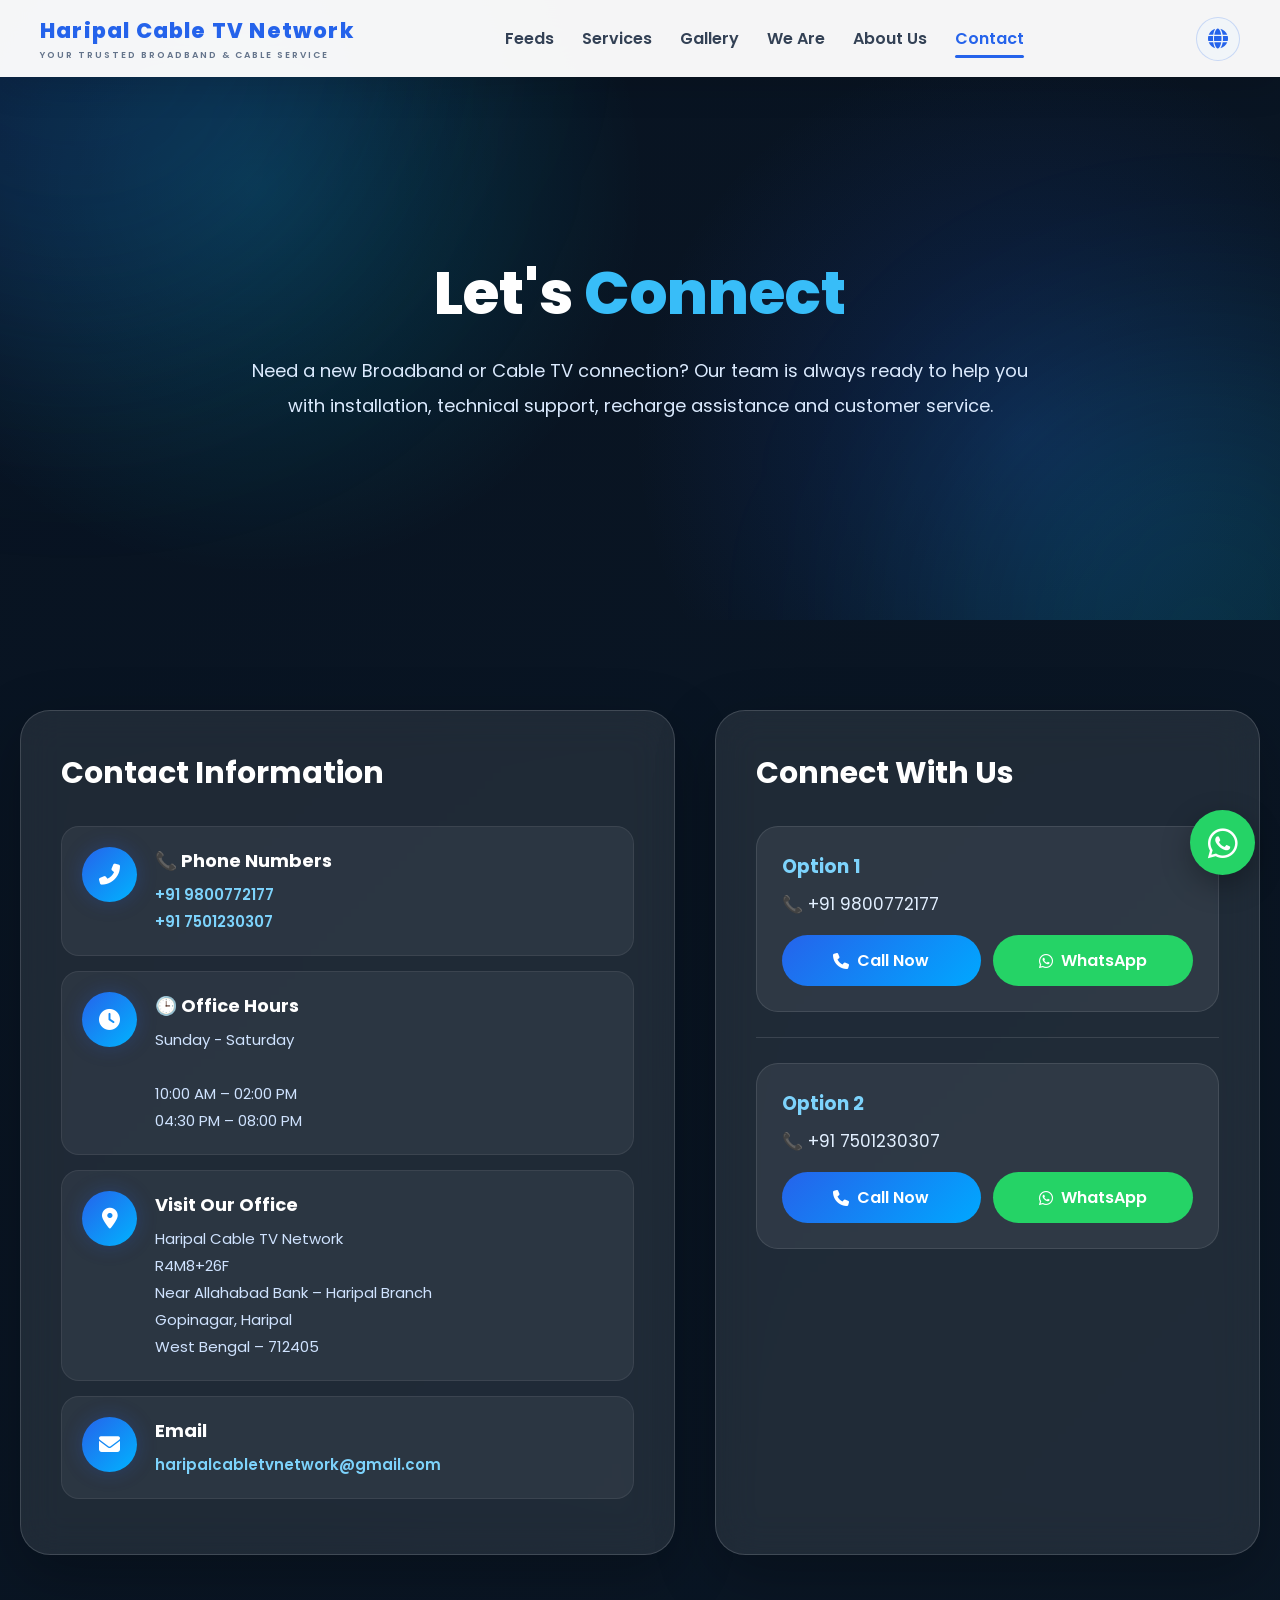
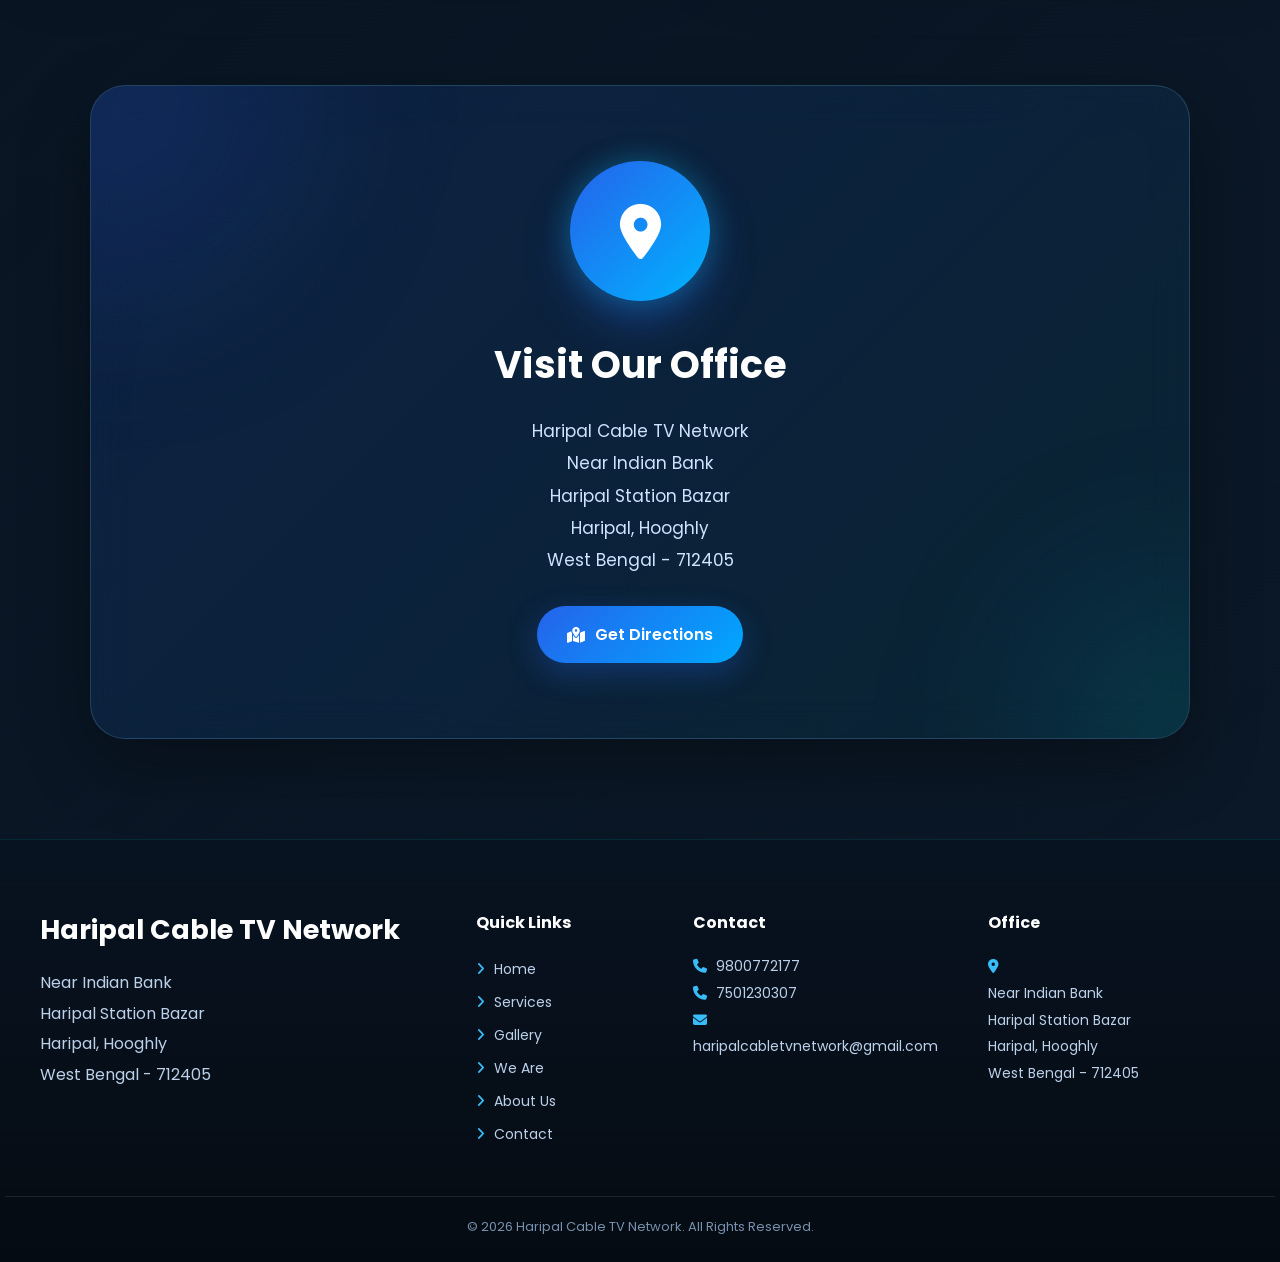
<file: contact.html>
<!DOCTYPE html>
<html lang="en">

<head>

<meta charset="UTF-8">
<meta name="viewport" content="width=device-width, initial-scale=1.0">

<title>Contact Us | Haripal Cable TV Network</title>

<link rel="preconnect" href="https://fonts.googleapis.com">
<link rel="preconnect" href="https://fonts.gstatic.com" crossorigin>

<link href="https://fonts.googleapis.com/css2?family=Poppins:wght@300;400;500;600;700;800&display=swap" rel="stylesheet">

<link rel="stylesheet"
href="https://cdnjs.cloudflare.com/ajax/libs/font-awesome/6.6.0/css/all.min.css">

<link
href="https://unpkg.com/aos@2.3.4/dist/aos.css"
rel="stylesheet">


<style>
/* =================================
   MULTILINGUAL LANGUAGE SELECTOR
================================= */

.site-controls {
    display: flex;
    align-items: center;
    margin-left: 20px;
}

.language-selector {
    position: relative;
}

.language-toggle {
    width: 44px;
    height: 44px;
    border: 1px solid rgba(37, 99, 235, .2);
    border-radius: 50%;
    background: #f1f5f9;
    color: #2563eb;
    font-size: 20px;
    cursor: pointer;
    transition: .35s;
}

.language-toggle:hover {
    background: #2563eb;
    color: white;
    transform: rotate(15deg);
    box-shadow: 0 0 20px rgba(37, 99, 235, .35);
}

.language-menu {
    position: absolute;
    top: 58px;
    right: 0;
    width: 190px;
    padding: 12px;
    background: white;
    border-radius: 14px;
    box-shadow: 0 12px 35px rgba(0, 0, 0, .18);
    opacity: 0;
    visibility: hidden;
    transform: translateY(12px);
    transition: .3s;
    z-index: 1000;
}

.language-selector.open .language-menu {
    opacity: 1;
    visibility: visible;
    transform: translateY(0);
}

.language-menu-title {
    padding: 8px 10px;
    color: #64748b;
    font-size: 12px;
    font-weight: 600;
}

.language-option {
    display: flex;
    align-items: center;
    gap: 10px;
    width: 100%;
    padding: 11px;
    border: none;
    border-radius: 8px;
    background: transparent;
    color: #334155;
    cursor: pointer;
    text-align: left;
    font-family: inherit;
    transition: .25s;
}

.language-option:hover,
.language-option.active {
    background: #eff6ff;
    color: #2563eb;
}

.language-option span {
    font-size: 18px;
}

@media(max-width: 992px) {
    .site-controls {
        margin-left: auto;
        margin-right: 15px;
    }
}
/* =====================================================
   RESET
===================================================== */

*{
    margin:0;
    padding:0;
    box-sizing:border-box;
    font-family:'Poppins',sans-serif;
}

html{
    scroll-behavior:smooth;
}

body{
    background:
    linear-gradient(
        135deg,
        #081321,
        #0d1b2a,
        #102542
    );

    background-size:300% 300%;

    animation:bgMove 15s ease infinite;

    overflow-x:hidden;

    color:#fff;
}

@keyframes bgMove{

    0%{
        background-position:0% 50%;
    }

    50%{
        background-position:100% 50%;
    }

    100%{
        background-position:0% 50%;
    }

}


/* =====================================================
   NAVBAR
===================================================== */

header{

    position:fixed;

    top:0;
    left:0;

    width:100%;

    z-index:9999;

    background:rgba(255,255,255,.96);

    backdrop-filter:blur(18px);

    -webkit-backdrop-filter:blur(18px);

    box-shadow:
    0 10px 35px rgba(0,0,0,.12);

}

.navbar{

    max-width:1350px;

    margin:auto;

    padding:15px 40px;

    display:flex;

    justify-content:space-between;

    align-items:center;

}


/* =====================================================
   CINEMATIC BRAND
===================================================== */

.brand-text{

    text-decoration:none;

    display:flex;

    flex-direction:column;

    gap:3px;

    position:relative;

    cursor:pointer;

}

.brand-main{

    font-size:21px;

    font-weight:800;

    letter-spacing:1.2px;

    color:#2563eb;

    position:relative;

    transition:.45s ease;

    text-shadow:0 0 0 transparent;

}


/* Cinematic Light Sweep */

.brand-main::after{

    content:"";

    position:absolute;

    top:0;

    left:-120%;

    width:70%;

    height:100%;

    background:
    linear-gradient(
        90deg,
        transparent,
        rgba(0,229,255,.8),
        transparent
    );

    transform:skewX(-20deg);

    transition:.7s ease;

}

.brand-text:hover .brand-main::after{

    left:140%;

}

.brand-text:hover .brand-main{

    color:#0f62fe;

    letter-spacing:1.8px;

    transform:translateY(-1px);

    text-shadow:
    0 0 8px rgba(37,99,235,.35),
    0 0 20px rgba(0,229,255,.20);

}

.brand-tagline{

    font-size:9px;

    font-weight:600;

    letter-spacing:2px;

    color:#64748b;

    transition:.4s ease;

}

.brand-text:hover .brand-tagline{

    color:#0891b2;

    letter-spacing:2.5px;

}


/* =====================================================
   NAV LINKS
===================================================== */

.nav-links{

    display:flex;

    gap:28px;

    list-style:none;

}

.nav-links a{

    text-decoration:none;

    color:#334155;

    font-weight:600;

    position:relative;

    transition:.35s;

}

.nav-links a::after{

    content:"";

    position:absolute;

    left:0;

    bottom:-8px;

    width:0;

    height:3px;

    border-radius:20px;

    background:#2563eb;

    transition:.35s;

}

.nav-links a:hover,
.nav-links a.active{

    color:#2563eb;

}

.nav-links a:hover::after,
.nav-links a.active::after{

    width:100%;

}


/* =====================================================
   MOBILE MENU
===================================================== */

.menu-toggle{

    display:none;

    font-size:28px;

    cursor:pointer;

    color:#2563eb;

    transition:.3s;

}

.menu-toggle:hover{

    transform:scale(1.1);

}


/* =====================================================
   HERO
===================================================== */

.contact-hero{

    position:relative;

    overflow:hidden;

    min-height:620px;

    padding:180px 20px 120px;

    display:flex;

    align-items:center;

    justify-content:center;

    text-align:center;

    background:
    radial-gradient(
        circle at 20% 30%,
        rgba(0,229,255,.16),
        transparent 35%
    ),
    radial-gradient(
        circle at 80% 70%,
        rgba(37,99,235,.20),
        transparent 35%
    );

}


/* HERO GLOW */

.contact-hero::before{

    content:"";

    position:absolute;

    width:650px;

    height:650px;

    background:#2563eb25;

    filter:blur(110px);

    border-radius:50%;

    top:-300px;

    left:-250px;

    animation:heroFloat 8s ease-in-out infinite alternate;

}

.contact-hero::after{

    content:"";

    position:absolute;

    width:550px;

    height:550px;

    background:#00e5ff1c;

    filter:blur(110px);

    border-radius:50%;

    bottom:-280px;

    right:-200px;

    animation:heroFloat 7s ease-in-out infinite alternate-reverse;

}

@keyframes heroFloat{

    from{

        transform:translate(0,0);

    }

    to{

        transform:translate(60px,40px);

    }

}

.hero-content{

    position:relative;

    z-index:2;

    max-width:900px;

}

.contact-hero h1{

    font-size:60px;

    font-weight:800;

    line-height:1.2;

    margin-bottom:25px;

}

.contact-hero h1 span{

    color:#38bdf8;

}

.contact-hero p{

    max-width:800px;

    margin:auto;

    font-size:18px;

    line-height:1.9;

    color:#dbeafe;

}


/* =====================================================
   SECTION COMMON
===================================================== */

.section-title{

    text-align:center;

    font-size:42px;

    font-weight:700;

    margin-bottom:18px;

}

.section-subtitle{

    max-width:850px;

    margin:0 auto 55px;

    text-align:center;

    color:#cfe3ff;

    line-height:1.9;

}


/* =====================================================
   CONTACT SECTION
===================================================== */

.contact-section{

    max-width:1350px;

    margin:0 auto;

    padding:90px 20px;

    display:grid;

    grid-template-columns:1.2fr 1fr;

    gap:40px;

}


/* =====================================================
   GLASS CARD
===================================================== */

.glass{

    position:relative;

    overflow:hidden;

    padding:40px;

    border-radius:30px;

    background:
    rgba(255,255,255,.09);

    border:1px solid rgba(255,255,255,.15);

    backdrop-filter:blur(20px);

    -webkit-backdrop-filter:blur(20px);

    box-shadow:
    0 20px 60px rgba(0,0,0,.25);

    transition:.5s ease;

}

.glass::before{

    content:"";

    position:absolute;

    top:0;

    left:-120%;

    width:80%;

    height:100%;

    background:
    linear-gradient(
        90deg,
        transparent,
        rgba(255,255,255,.10),
        transparent
    );

    transform:skewX(-20deg);

    transition:.8s ease;

    pointer-events:none;

}

.glass:hover::before{

    left:140%;

}

.glass:hover{

    transform:translateY(-8px);

    border-color:rgba(0,229,255,.35);

    box-shadow:
    0 30px 70px rgba(0,0,0,.35),
    0 0 30px rgba(0,229,255,.10);

}

.glass h2{

    position:relative;

    z-index:2;

    font-size:30px;

    margin-bottom:30px;

}


/* =====================================================
   CONTACT INFORMATION
===================================================== */

.info{

    position:relative;

    z-index:2;

    display:flex;

    align-items:flex-start;

    gap:18px;

    padding:20px;

    margin-bottom:15px;

    border-radius:18px;

    background:rgba(255,255,255,.06);

    border:1px solid rgba(255,255,255,.07);

    transition:.35s;

}

.info:hover{

    background:rgba(255,255,255,.10);

    transform:translateX(6px);

    border-color:rgba(0,229,255,.25);

}

.info i{

    width:55px;

    height:55px;

    flex-shrink:0;

    display:flex;

    align-items:center;

    justify-content:center;

    border-radius:50%;

    background:
    linear-gradient(
        135deg,
        #2563eb,
        #00b4ff
    );

    color:#fff;

    font-size:21px;

    box-shadow:
    0 0 20px rgba(37,99,235,.25);

}

.info h3{

    margin-bottom:7px;

    font-size:18px;

    color:#fff;

}

.info p{

    color:#cfe3ff;

    line-height:1.8;

    font-size:15px;

}

.info a{

    color:#7dd3fc;

    font-weight:600;

    text-decoration:none;

    transition:.3s;

}

.info a:hover{

    color:#38bdf8;

}


/* =====================================================
   CONNECT CARDS
===================================================== */

.contact-card{

    position:relative;

    padding:25px;

    margin-bottom:20px;

    border-radius:22px;

    background:rgba(255,255,255,.07);

    border:1px solid rgba(255,255,255,.10);

    transition:.4s;

}

.contact-card:hover{

    transform:translateY(-6px);

    border-color:#00e5ff;

    box-shadow:
    0 15px 40px rgba(0,0,0,.25),
    0 0 25px rgba(0,229,255,.12);

}

.contact-card h3{

    color:#7dd3fc;

    margin-bottom:10px;

}

.contact-card p{

    color:#e2efff;

    font-size:17px;

    margin-bottom:18px;

}


/* =====================================================
   BUTTONS
===================================================== */

.contact-buttons{

    display:flex;

    gap:12px;

}

.call-btn,
.wa-btn{

    flex:1;

    display:flex;

    align-items:center;

    justify-content:center;

    gap:8px;

    padding:13px;

    border-radius:50px;

    text-decoration:none;

    color:#fff;

    font-weight:600;

    transition:.35s;

}

.call-btn{

    background:
    linear-gradient(
        135deg,
        #2563eb,
        #00a8ff
    );

}

.wa-btn{

    background:#25d366;

}

.call-btn:hover,
.wa-btn:hover{

    transform:translateY(-4px);

    box-shadow:
    0 10px 25px rgba(0,0,0,.25);

}

hr{

    border:none;

    height:1px;

    background:rgba(255,255,255,.12);

    margin:25px 0;

}


/* =====================================================
   VISIT OFFICE
===================================================== */

.visit-office{

    position:relative;

    max-width:1100px;

    width:calc(100% - 40px);

    margin:40px auto 100px;

    padding:75px 40px;

    text-align:center;

    overflow:hidden;

    border-radius:35px;

    background:
    linear-gradient(
        135deg,
        rgba(37,99,235,.16),
        rgba(0,229,255,.06)
    );

    border:1px solid rgba(125,211,252,.20);

    backdrop-filter:blur(20px);

    box-shadow:
    0 25px 70px rgba(0,0,0,.30);

}

.visit-office::before{

    content:"";

    position:absolute;

    width:350px;

    height:350px;

    border-radius:50%;

    background:#2563eb22;

    filter:blur(90px);

    top:-150px;

    left:-150px;

}

.visit-office::after{

    content:"";

    position:absolute;

    width:300px;

    height:300px;

    border-radius:50%;

    background:#00e5ff18;

    filter:blur(90px);

    bottom:-140px;

    right:-140px;

}

.location-circle{

    position:relative;

    z-index:2;

    width:140px;

    height:140px;

    margin:auto;

    display:flex;

    align-items:center;

    justify-content:center;

    border-radius:50%;

    background:
    linear-gradient(
        135deg,
        #2563eb,
        #00b4ff
    );

    color:#fff;

    font-size:55px;

    box-shadow:
    0 0 30px rgba(0,229,255,.25),
    0 20px 45px rgba(37,99,235,.35);

    animation:floatIcon 3s ease-in-out infinite;

}

@keyframes floatIcon{

    0%,100%{

        transform:translateY(0);

    }

    50%{

        transform:translateY(-12px);

    }

}

.visit-office h2{

    position:relative;

    z-index:2;

    margin-top:35px;

    font-size:38px;

}

.visit-office p{

    position:relative;

    z-index:2;

    margin:22px auto 30px;

    max-width:700px;

    color:#cfe3ff;

    font-size:17px;

    line-height:1.9;

}

.map-button{

    position:relative;

    z-index:2;

    display:inline-flex;

    align-items:center;

    justify-content:center;

    gap:10px;

    padding:16px 30px;

    background:
    linear-gradient(
        135deg,
        #2563eb,
        #00a8ff
    );

    color:#fff;

    text-decoration:none;

    border-radius:50px;

    font-weight:600;

    transition:.4s;

    box-shadow:
    0 10px 30px rgba(37,99,235,.30);

}

.map-button:hover{

    transform:translateY(-5px);

    box-shadow:
    0 18px 40px rgba(37,99,235,.40),
    0 0 25px rgba(0,229,255,.20);

}


/* =====================================================
   FLOATING WHATSAPP
===================================================== */

.whatsapp{

    position:fixed;

    right:25px;

    bottom:25px;

    z-index:9998;

    width:65px;

    height:65px;

    display:flex;

    align-items:center;

    justify-content:center;

    border-radius:50%;

    background:#25d366;

    color:#fff;

    text-decoration:none;

    font-size:34px;

    box-shadow:
    0 10px 30px rgba(0,0,0,.30);

    transition:.35s;

    animation:whatsappPulse 2.5s infinite;

}

.whatsapp:hover{

    transform:scale(1.12);

}

@keyframes whatsappPulse{

    0%{

        box-shadow:
        0 0 0 0 rgba(37,211,102,.45);

    }

    70%{

        box-shadow:
        0 0 0 18px rgba(37,211,102,0);

    }

    100%{

        box-shadow:
        0 0 0 0 rgba(37,211,102,0);

    }

}


/* =====================================================
   FOOTER
===================================================== */

footer{

    margin-top:80px;

    padding:70px 0 25px;

    background:
    linear-gradient(
        180deg,
        #081321,
        #050b12
    );

    border-top:1px solid rgba(0,229,255,.15);

}

.footer-container{

    max-width:1350px;

    margin:auto;

    padding:0 40px;

    display:grid;

    grid-template-columns:
    2.3fr 1fr 1.3fr 1.5fr;

    gap:50px;

}

.footer-box h3,
.footer-box h4{

    margin-bottom:18px;

    color:#fff;

}

.company-name{

    color:#38bdf8;

    font-size:27px;

}

.footer-box p{

    color:#bcd0ea;

    line-height:1.9;

    font-size:14px;

}

.footer-box a{

    display:block;

    padding:6px 0;

    color:#bcd0ea;

    text-decoration:none;

    transition:.3s;

    font-size:14px;

}

.footer-box a:hover{

    color:#38bdf8;

    padding-left:7px;

}

.footer-box i{

    color:#38bdf8;

    margin-right:5px;

}

footer hr{

    max-width:1270px;

    margin:45px auto 20px;

    background:rgba(255,255,255,.10);

}

.footer-bottom{

    text-align:center;

    color:#7890ad;

    font-size:13px;

}


/* =====================================================
   RESPONSIVE
===================================================== */

@media(max-width:1000px){

    .nav-links{

        gap:18px;

    }

    .contact-section{

        grid-template-columns:1fr;

        max-width:750px;

    }

    .footer-container{

        grid-template-columns:
        1fr 1fr;

    }

}


/* =====================================================
   TABLET / MOBILE NAV
===================================================== */

@media(max-width:768px){

    .navbar{

        padding:13px 20px;

    }

    .brand-main{

        font-size:16px;

        letter-spacing:.8px;

    }

    .brand-tagline{

        font-size:7px;

        letter-spacing:1.2px;

    }

    .menu-toggle{

        display:block;

    }

    .nav-links{

        position:fixed;

        top:70px;

        right:-100%;

        width:280px;

        height:calc(100vh - 70px);

        padding:40px 30px;

        flex-direction:column;

        gap:25px;

        background:rgba(255,255,255,.98);

        backdrop-filter:blur(18px);

        box-shadow:
        -15px 0 40px rgba(0,0,0,.15);

        transition:.45s;

    }

    .nav-links.active{

        right:0;

    }

    .nav-links a{

        font-size:16px;

    }

    .contact-hero{

        min-height:520px;

        padding:140px 20px 80px;

    }

    .contact-hero h1{

        font-size:38px;

    }

    .contact-hero p{

        font-size:15px;

    }

    .contact-section{

        padding:70px 15px;

    }

    .glass{

        padding:28px 20px;

    }

    .glass h2{

        font-size:26px;

    }

    .info{

        padding:17px;

    }

    .contact-buttons{

        flex-direction:column;

    }

    .call-btn,
    .wa-btn{

        width:100%;

    }

    .visit-office{

        width:calc(100% - 30px);

        padding:50px 20px;

        margin-bottom:70px;

    }

    .location-circle{

        width:115px;

        height:115px;

        font-size:45px;

    }

    .visit-office h2{

        font-size:30px;

    }

    .visit-office p{

        font-size:15px;

    }

    .map-button{

        width:100%;

    }

    .footer-container{

        grid-template-columns:1fr;

        padding:0 25px;

        text-align:center;

        gap:35px;

    }

    footer hr{

        margin-left:25px;

        margin-right:25px;

    }

    .company-name{

        font-size:24px;

    }

    .whatsapp{

        width:58px;

        height:58px;

        right:18px;

        bottom:18px;

        font-size:29px;

    }

}


/* =====================================================
   SMALL MOBILE
===================================================== */

@media(max-width:480px){

    .brand-main{

        font-size:14px;

        letter-spacing:.5px;

    }

    .brand-tagline{

        font-size:6px;

        letter-spacing:.8px;

    }

    .contact-hero h1{

        font-size:30px;

    }

    .contact-hero p{

        font-size:14px;

        line-height:1.8;

    }

    .section-title{

        font-size:30px;

    }

    .info{

        flex-direction:column;

        align-items:center;

        text-align:center;

    }

    .info i{

        margin-bottom:5px;

    }

    .visit-office h2{

        font-size:27px;

    }

}

/* MOBILE */

@media(max-width:768px){

    .theme-toggle {

        width:44px !important;
        height:44px !important;

        font-size:22px !important;

    }

}
/* =====================================================
   ACCESSIBILITY
===================================================== */

@media(prefers-reduced-motion:reduce){

    *{

        animation-duration:.01ms !important;

        animation-iteration-count:1 !important;

        scroll-behavior:auto !important;

    }

}

</style>

</head>


<body>


<!-- =====================================================
     NAVIGATION
===================================================== -->

<header>

<nav class="navbar">


<a href="index.html" class="brand-text">

<div class="brand-main">

Haripal Cable TV Network

</div>

<div class="brand-tagline">

YOUR TRUSTED BROADBAND & CABLE SERVICE

</div>

</a>


<ul class="nav-links">

 <li><a href="index.html#feeds" data-i18n="nav.feeds">Feeds</a></li>

    <li><a href="services.html" data-i18n="nav.services">Services</a></li>

    <li><a href="gallery.html" data-i18n="nav.gallery">Gallery</a></li>

    <li><a href="team.html" data-i18n="nav.team">We Are</a></li>

    <li><a href="about.html" data-i18n="nav.about">About Us</a></li>

    <li><a class="active" href="contact.html" data-i18n="nav.contact">Contact</a></li>
</ul>

<div class="site-controls">

    <div class="language-selector">

        <button
            class="language-toggle"
            type="button"
            aria-label="Select website language"
            aria-expanded="false"
            aria-haspopup="true"
            title="Change Language">

            <i class="fas fa-globe"></i>

        </button>

        <div class="language-menu">

            <div class="language-menu-title">
                Select Language
            </div>

            <button type="button" class="language-option" data-lang="en">
                <span>🇬🇧</span> English
            </button>

            <button type="button" class="language-option" data-lang="bn">
                <span>🇮🇳</span> বাংলা
            </button>

            <button type="button" class="language-option" data-lang="hi">
                <span>🇮🇳</span> हिन्दी
            </button>

        </div>

    </div>

</div>
<div class="menu-toggle">

<i class="fas fa-bars"></i>

</div>


</nav>

</header>



<!-- =====================================================
     HERO
===================================================== -->

<section class="contact-hero">

<div class="hero-content">

<h1 data-aos="fade-down">

Let's <span>Connect</span>

</h1>

<p data-aos="fade-up">

Need a new Broadband or Cable TV connection?

Our team is always ready to help you with installation,
technical support, recharge assistance and customer service.

</p>

</div>

</section>



<!-- =====================================================
     CONTACT SECTION
===================================================== -->

<section class="contact-section">


<!-- CONTACT INFORMATION -->

<div class="glass" data-aos="fade-right">

<h2>

Contact Information

</h2>


<div class="info">

<i class="fas fa-phone-alt"></i>

<div>

<h3>
📞 Phone Numbers
</h3>

<p>

<a href="tel:+919800772177">
+91 9800772177
</a>

<br>

<a href="tel:+917501230307">
+91 7501230307
</a>

</p>

</div>

</div>



<div class="info">

<i class="fas fa-clock"></i>

<div>

<h3>
🕒 Office Hours
</h3>

<p>

Sunday - Saturday

<br><br>

10:00 AM – 02:00 PM

<br>

04:30 PM – 08:00 PM

</p>

</div>

</div>



<div class="info">

<i class="fas fa-map-marker-alt"></i>

<div>

<h3>
Visit Our Office
</h3>

<p>
    Haripal Cable TV Network
    <br>
    R4M8+26F
    <br>
    Near Allahabad Bank – Haripal Branch
    <br>
    Gopinagar, Haripal
    <br>
    West Bengal – 712405
</p>

</div>

</div>



<div class="info">

<i class="fas fa-envelope"></i>

<div>

<h3>
Email
</h3>

<p>

<a href="mailto:haripalcabletvnetwork@gmail.com">

haripalcabletvnetwork@gmail.com

</a>

</p>

</div>

</div>


</div>



<!-- =====================================================
     CONNECT WITH US
===================================================== -->

<div class="glass" data-aos="fade-left">

<h2>

Connect With Us

</h2>


<div class="contact-card">

<h3>
Option 1
</h3>

<p>
📞 +91 9800772177
</p>


<div class="contact-buttons">


<a
href="tel:+919800772177"
class="call-btn">

<i class="fas fa-phone"></i>

Call Now

</a>


<a
href="https://wa.me/919800772177"
class="wa-btn"
target="_blank"
rel="noopener noreferrer">

<i class="fab fa-whatsapp"></i>

WhatsApp

</a>


</div>

</div>



<hr>



<div class="contact-card">

<h3>
Option 2
</h3>

<p>
📞 +91 7501230307
</p>


<div class="contact-buttons">


<a
href="tel:+917501230307"
class="call-btn">

<i class="fas fa-phone"></i>

Call Now

</a>


<a
href="https://wa.me/917501230307"
class="wa-btn"
target="_blank"
rel="noopener noreferrer">

<i class="fab fa-whatsapp"></i>

WhatsApp

</a>


</div>

</div>


</div>


</section>



<!-- =====================================================
     VISIT OFFICE
===================================================== -->

<section
class="visit-office"
data-aos="zoom-in">


<div class="location-circle">

<i class="fas fa-location-dot"></i>

</div>


<h2>

Visit Our Office

</h2>


<p>

Haripal Cable TV Network

<br>

Near Indian Bank

<br>

Haripal Station Bazar

<br>

Haripal, Hooghly

<br>

West Bengal - 712405

</p>


<a
    href="https://www.google.com/maps/search/?api=1&query=R4M8%2B26F%20Allahabad%20Bank%20-%20Haripal%20Branch%2C%20Unnamed%20Road%2C%20Gopinagar%2C%20West%20Bengal%20712405"
    target="_blank"
    rel="noopener noreferrer"
    class="map-button">

    <i class="fas fa-map-marked-alt"></i>

    Get Directions

</a>



</section>



<!-- =====================================================
     FLOATING WHATSAPP
===================================================== -->

<a

href="https://wa.me/919800772177?text=Hello%20Haripal%20Cable%20TV%20Network%2C%20I%20need%20information%20about%20a%20new%20Broadband%20or%20Cable%20TV%20connection."

class="whatsapp"

target="_blank"

rel="noopener noreferrer"

title="Chat on WhatsApp"
aria-label="Chat on WhatsApp">

<i class="fab fa-whatsapp"></i>

</a>



<!-- =====================================================
     FOOTER
===================================================== -->

<footer data-aos="fade-up">


<div class="footer-container">


<!-- COMPANY -->

<div class="footer-box">

<h3 class="company-name">

Haripal Cable TV Network

</h3>


<p style="font-size:16px;">

Near Indian Bank

<br>

Haripal Station Bazar

<br>

Haripal, Hooghly

<br>

West Bengal - 712405

</p>

</div>



<!-- QUICK LINKS -->

<div class="footer-box">

<h4>
Quick Links
</h4>


<a href="index.html">

<i class="fas fa-angle-right"></i>

Home

</a>


<a href="services.html">

<i class="fas fa-angle-right"></i>

Services

</a>


<a href="gallery.html">

<i class="fas fa-angle-right"></i>

Gallery

</a>


<a href="team.html">

<i class="fas fa-angle-right"></i>

We Are

</a>


<a href="about.html">

<i class="fas fa-angle-right"></i>

About Us

</a>


<a href="contact.html">

<i class="fas fa-angle-right"></i>

Contact

</a>


</div>



<!-- CONTACT -->

<div class="footer-box">

<h4>
Contact
</h4>


<p>

<i class="fas fa-phone"></i>

9800772177

</p>


<p>

<i class="fas fa-phone"></i>

7501230307

</p>


<p>

<i class="fas fa-envelope"></i>

haripalcabletvnetwork@gmail.com

</p>


</div>



<!-- OFFICE -->

<div class="footer-box">

<h4>
Office
</h4>


<p>

<i class="fas fa-location-dot"></i>

<br>

Near Indian Bank

<br>

Haripal Station Bazar

<br>

Haripal, Hooghly

<br>

West Bengal - 712405

</p>


</div>


</div>



<hr>


<div class="footer-bottom">

© 2026 Haripal Cable TV Network. All Rights Reserved.

</div>


</footer>



<!-- =====================================================
     MOBILE MENU JAVASCRIPT
===================================================== -->

<script>

const menuToggle =
document.querySelector(".menu-toggle");

const navLinks =
document.querySelector(".nav-links");


if(menuToggle){

    menuToggle.addEventListener("click",()=>{

        navLinks.classList.toggle("active");

        const icon =
        menuToggle.querySelector("i");

        if(navLinks.classList.contains("active")){

            icon.classList.remove("fa-bars");

            icon.classList.add("fa-xmark");

        }else{

            icon.classList.remove("fa-xmark");

            icon.classList.add("fa-bars");

        }

    });

}


/* Close menu after clicking a link */

document.querySelectorAll(".nav-links a")
.forEach(link=>{

    link.addEventListener("click",()=>{

        navLinks.classList.remove("active");

        const icon =
        menuToggle.querySelector("i");

        icon.classList.remove("fa-xmark");

        icon.classList.add("fa-bars");

    });

});


/* Close menu when clicking outside */

document.addEventListener("click",(event)=>{

    if(
        navLinks.classList.contains("active") &&
        !navLinks.contains(event.target) &&
        !menuToggle.contains(event.target)
    ){

        navLinks.classList.remove("active");

        const icon =
        menuToggle.querySelector("i");

        icon.classList.remove("fa-xmark");

        icon.classList.add("fa-bars");

    }

});

</script>



<!-- =====================================================
     AOS
===================================================== -->

<script
src="https://unpkg.com/aos@2.3.4/dist/aos.js">
</script>


<script>

AOS.init({

    duration:1000,

    once:true,

    offset:100,

    easing:"ease-out-cubic"

});

</script>

<script src="script.js"></script>
<script src="site-setting.js"></script>
<script src="js/translations.js"></script>
<script src="js/language.js"></script>
</body>

</html>
</file>
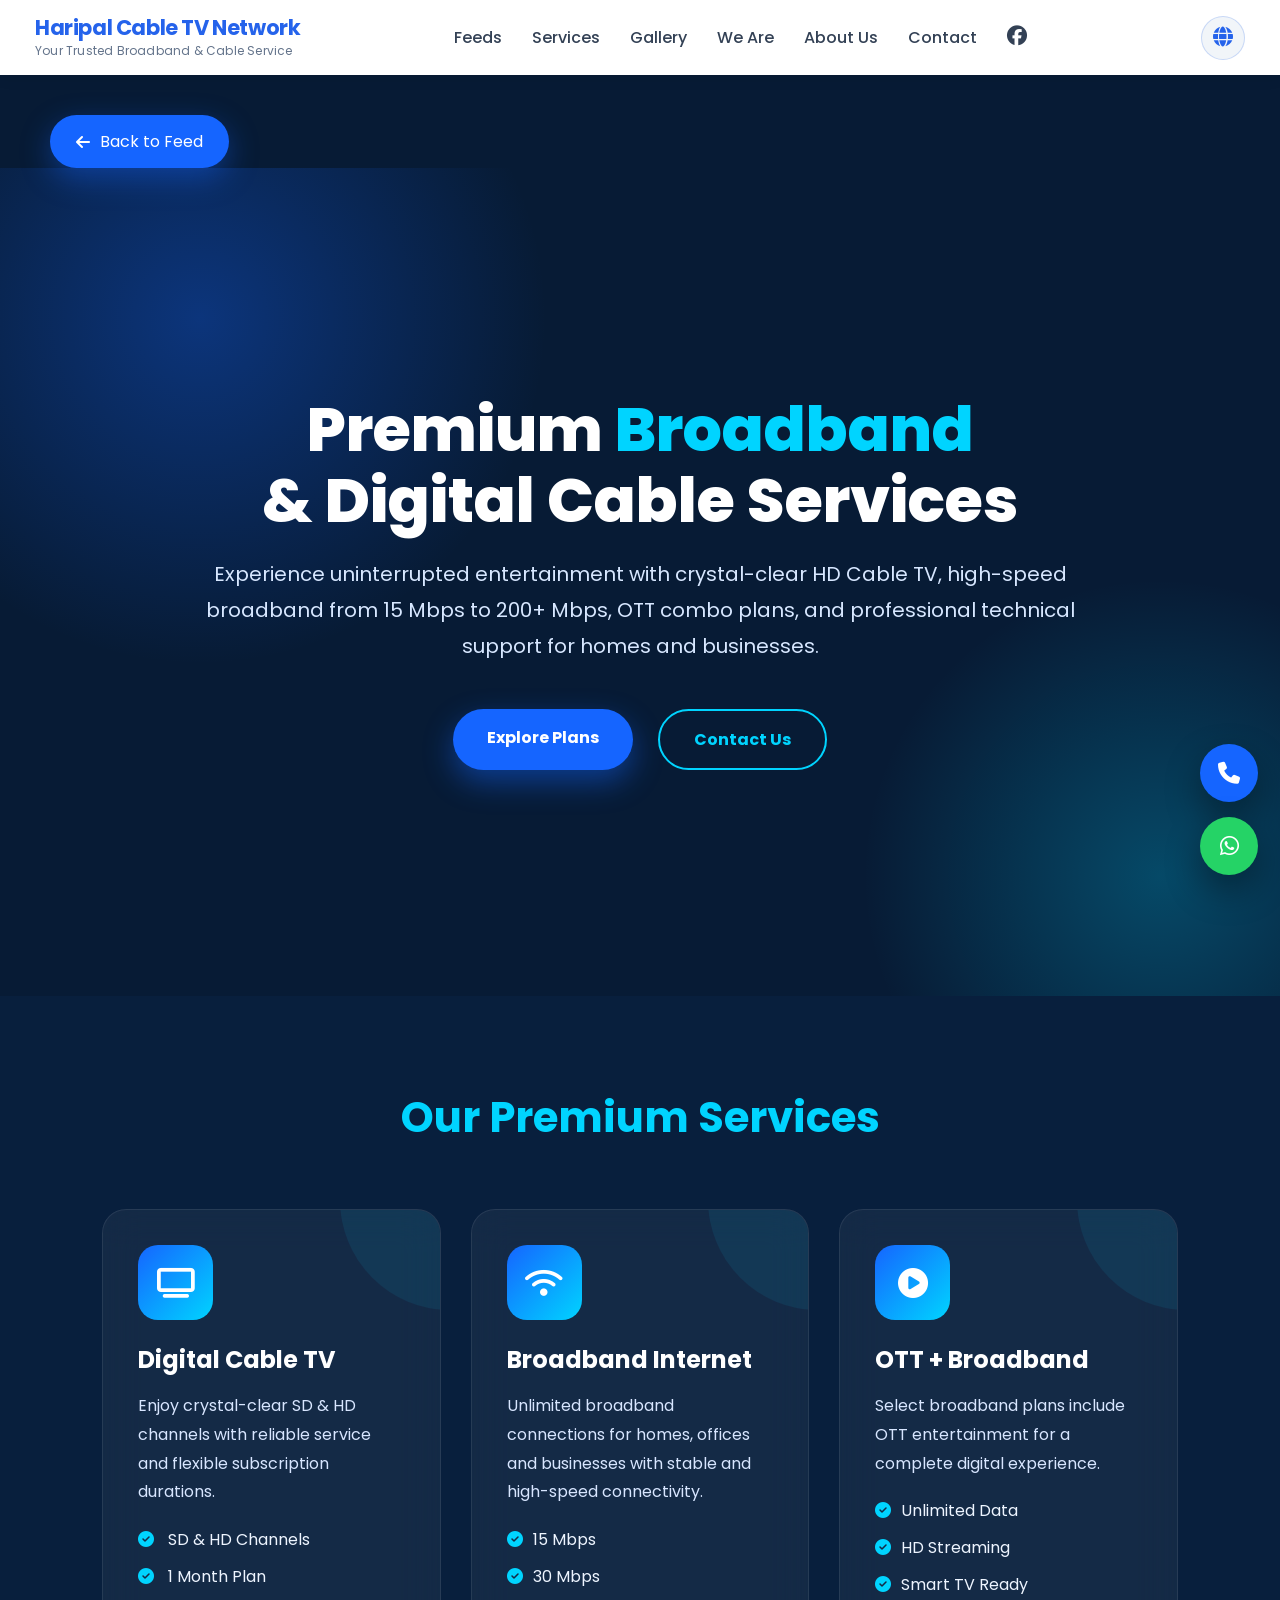
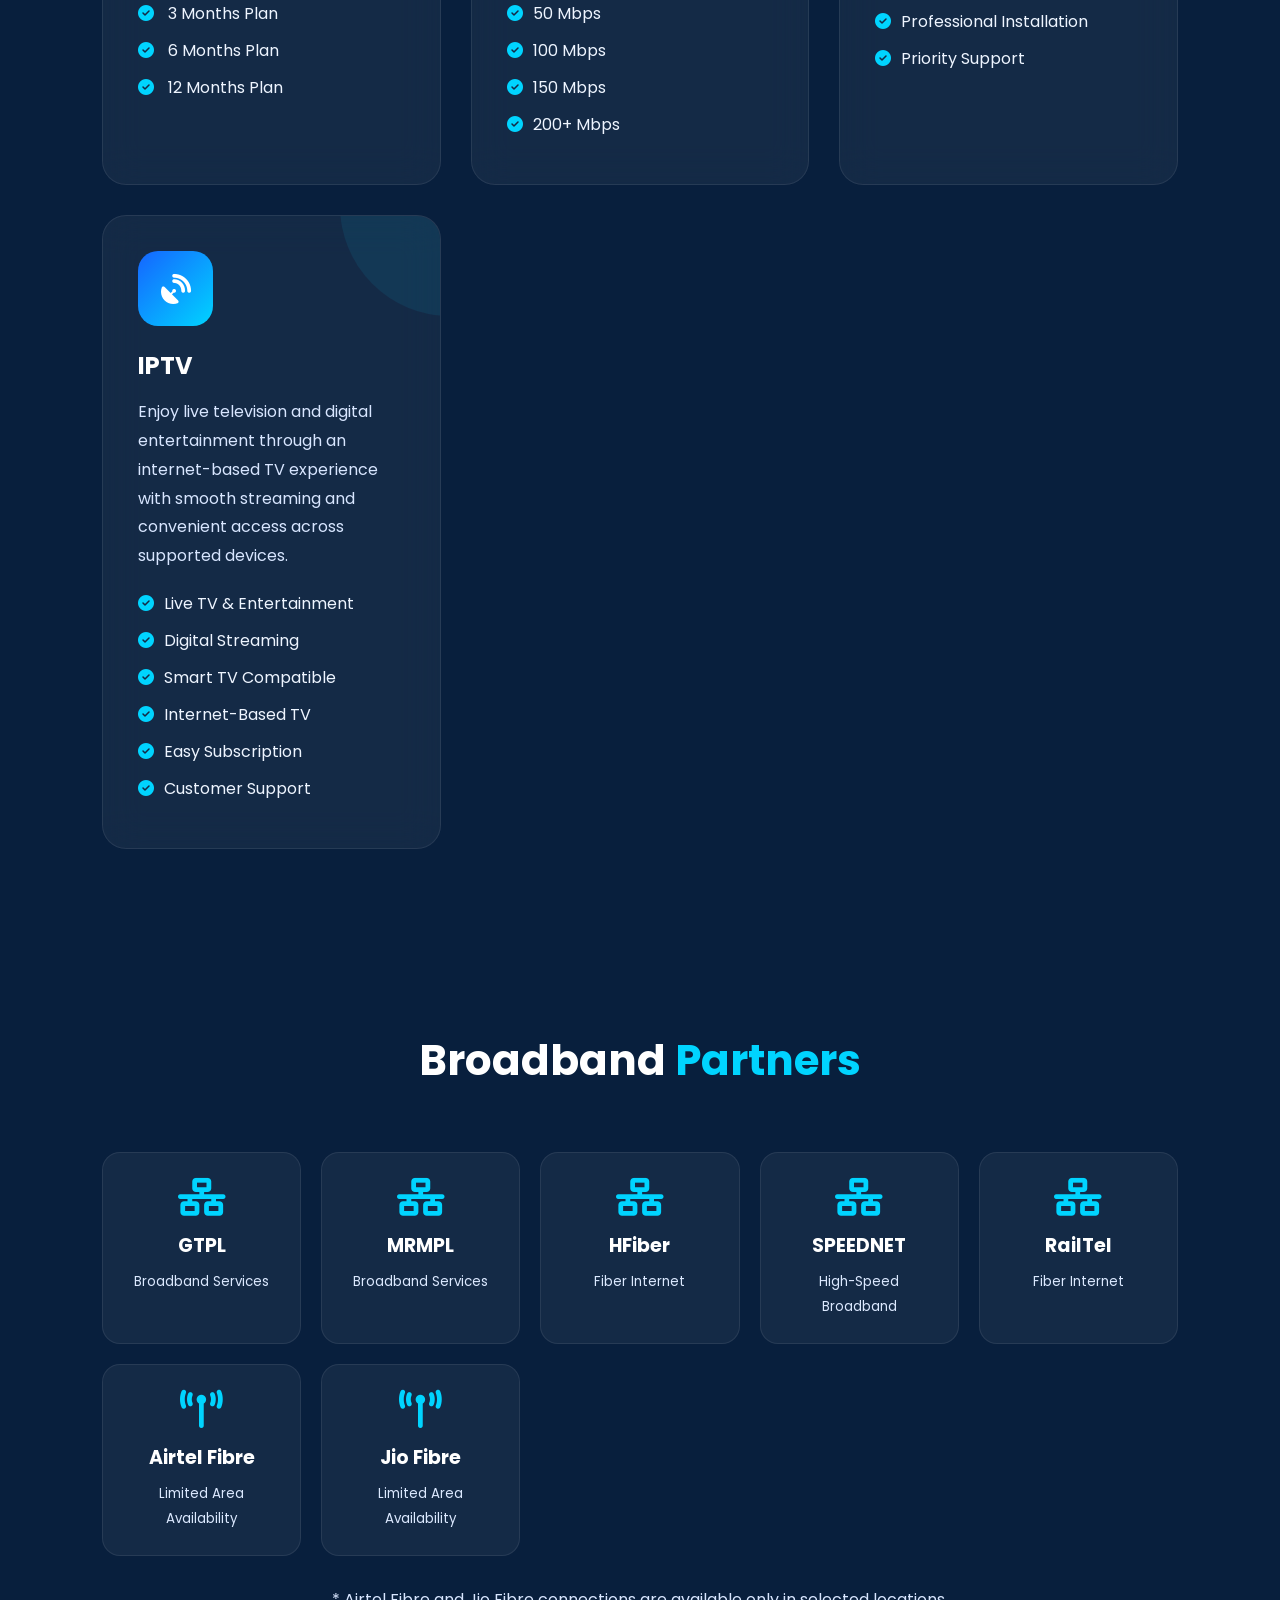
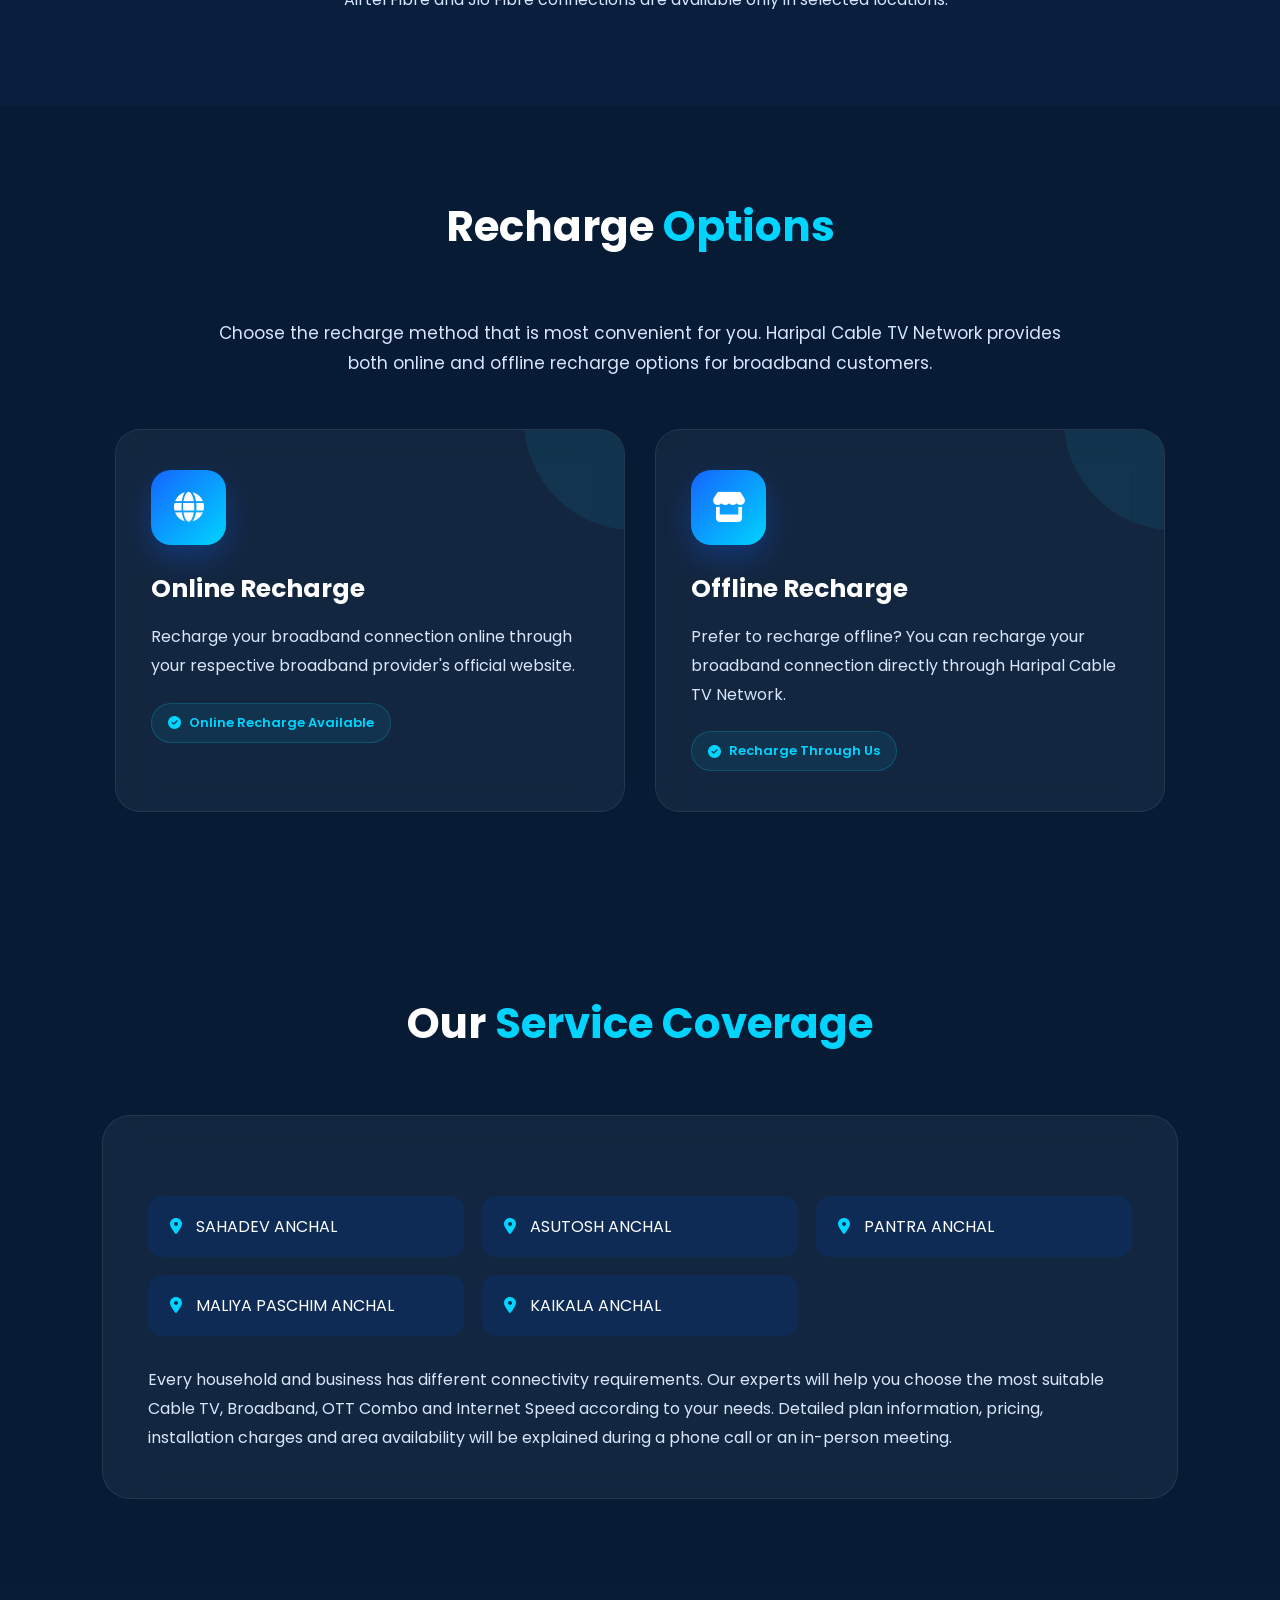
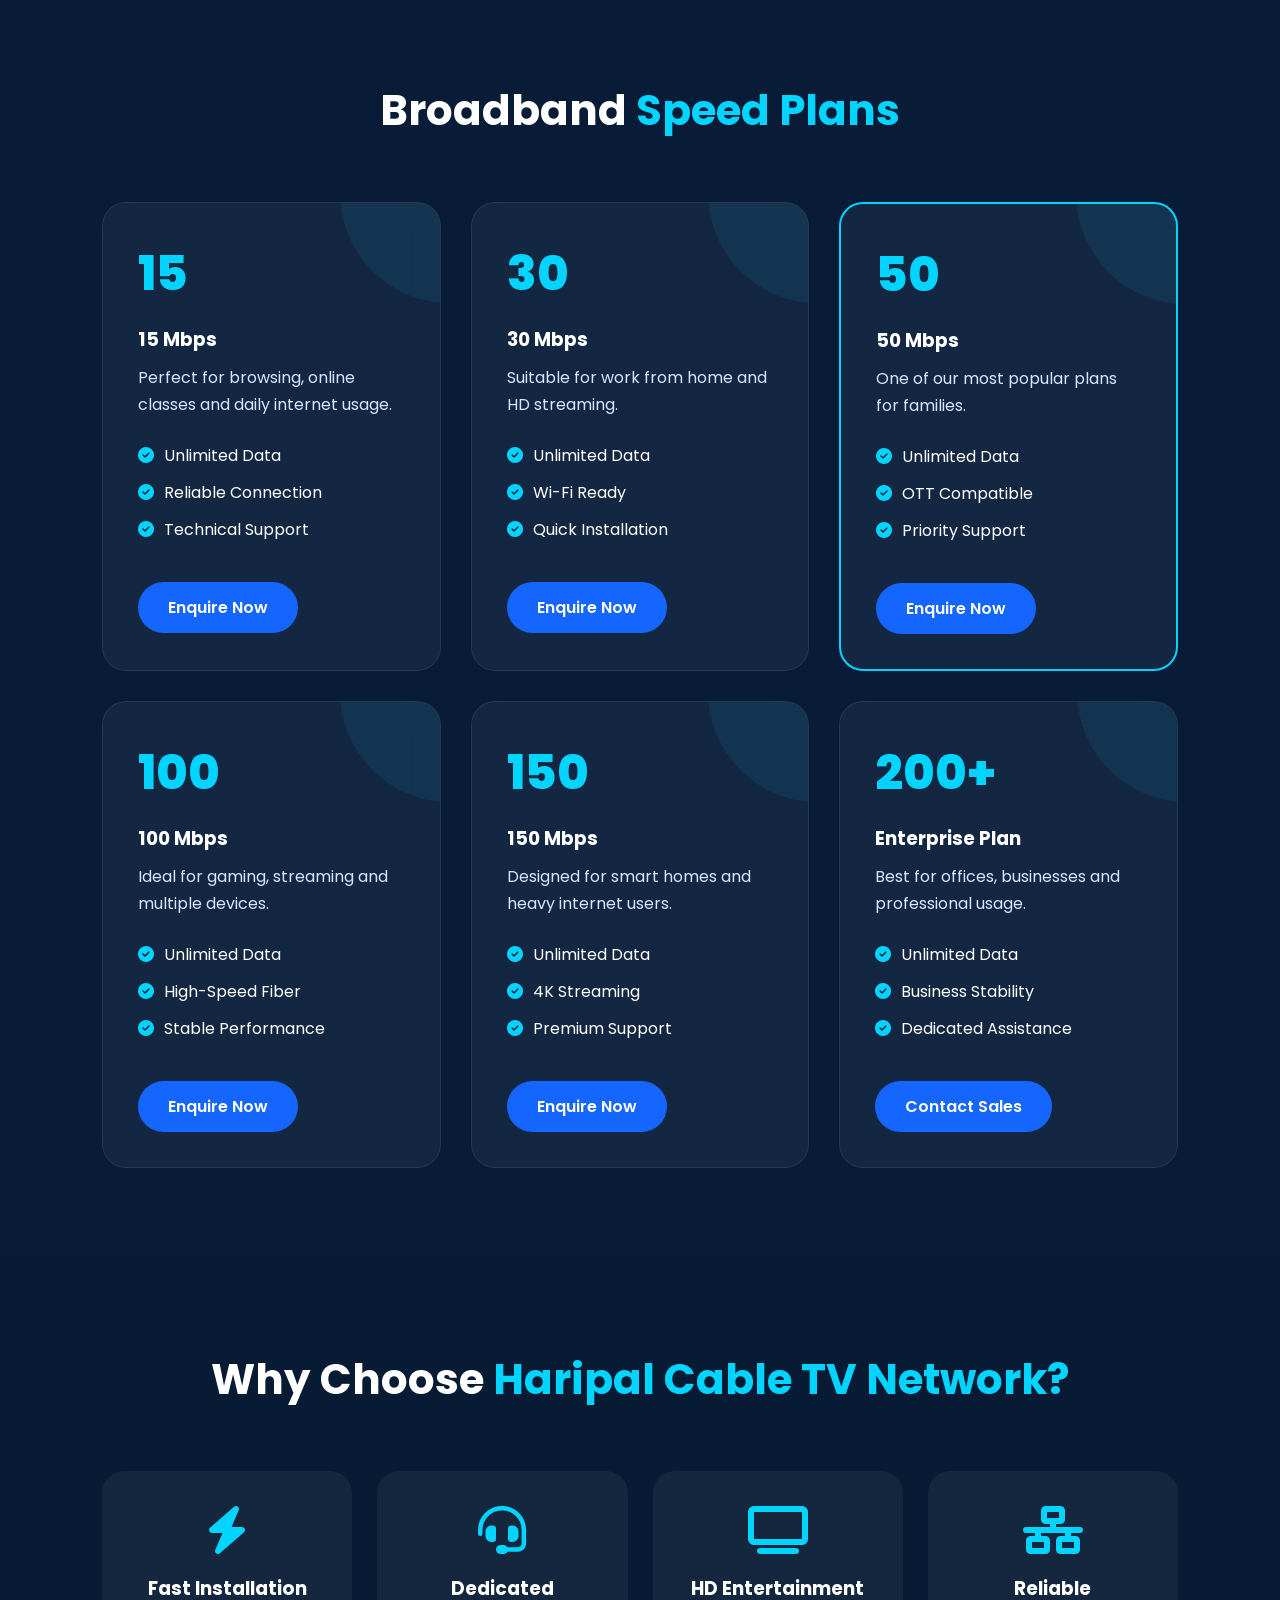
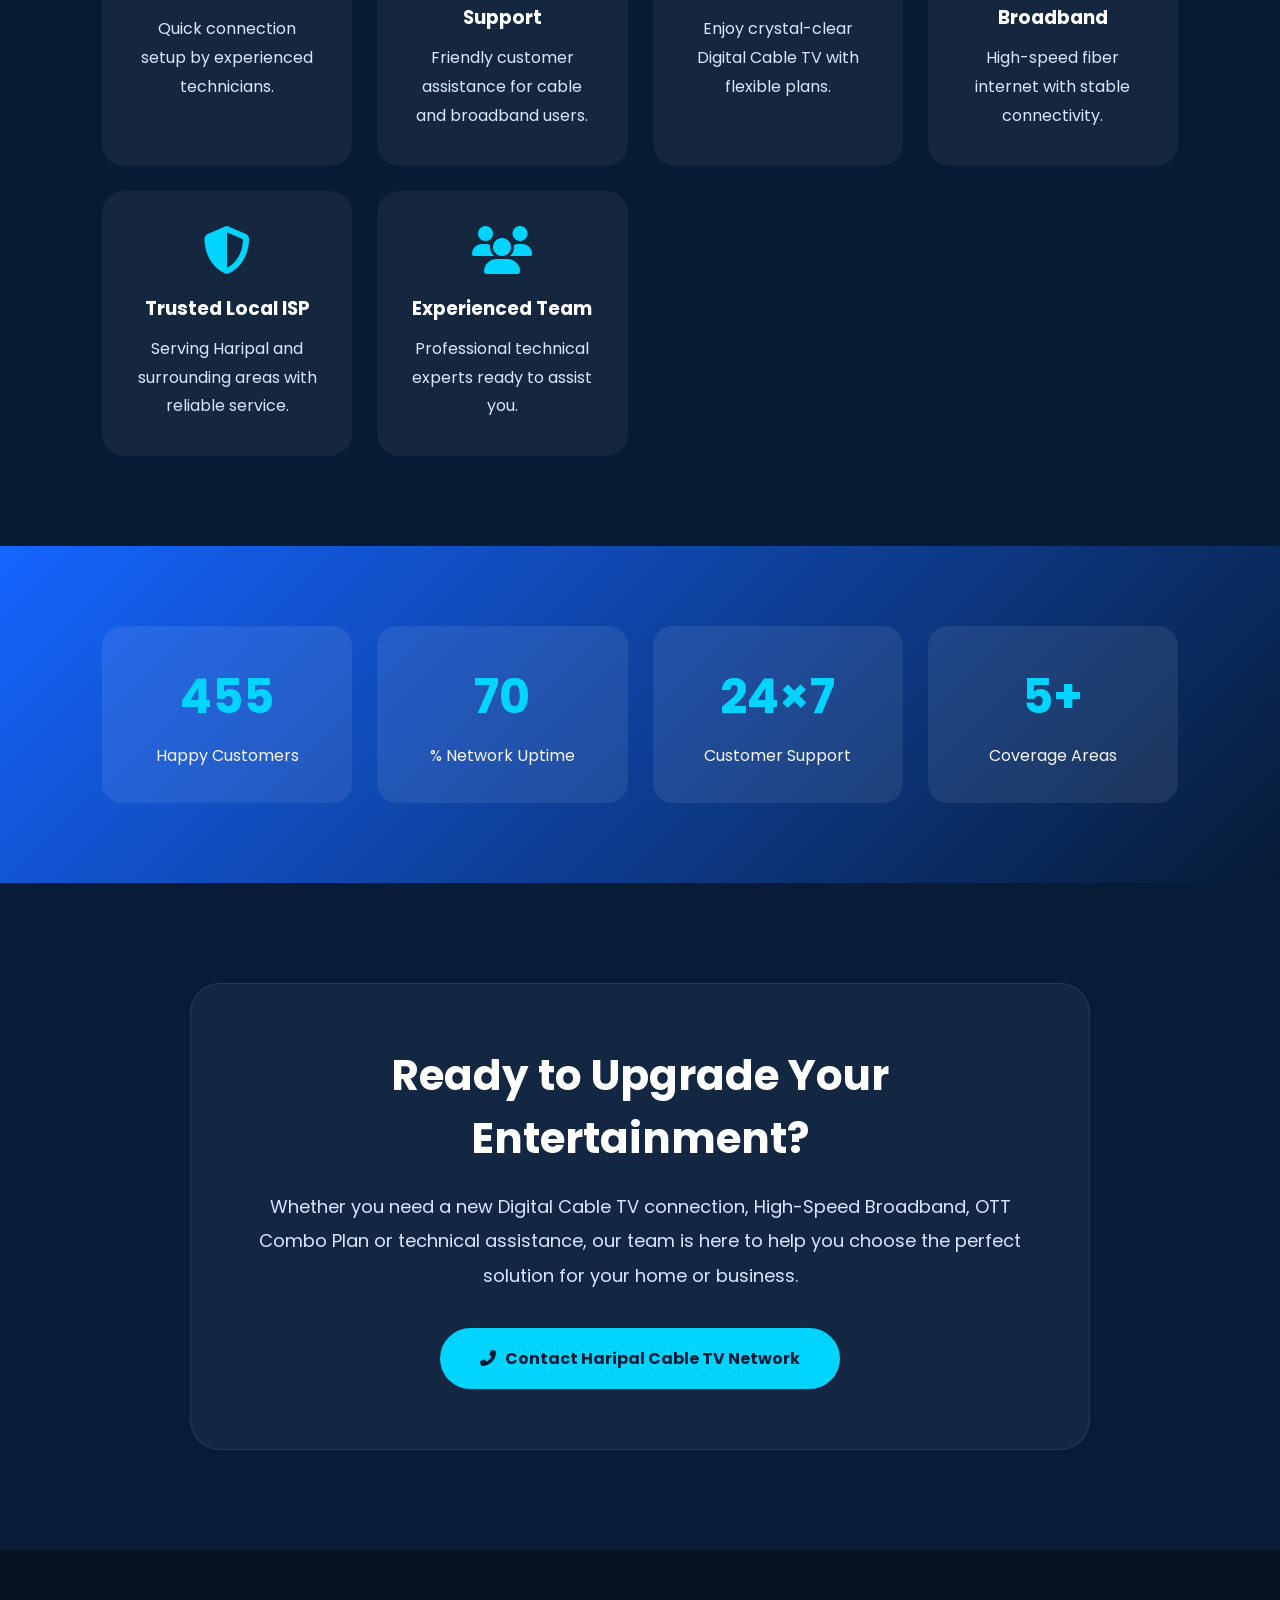
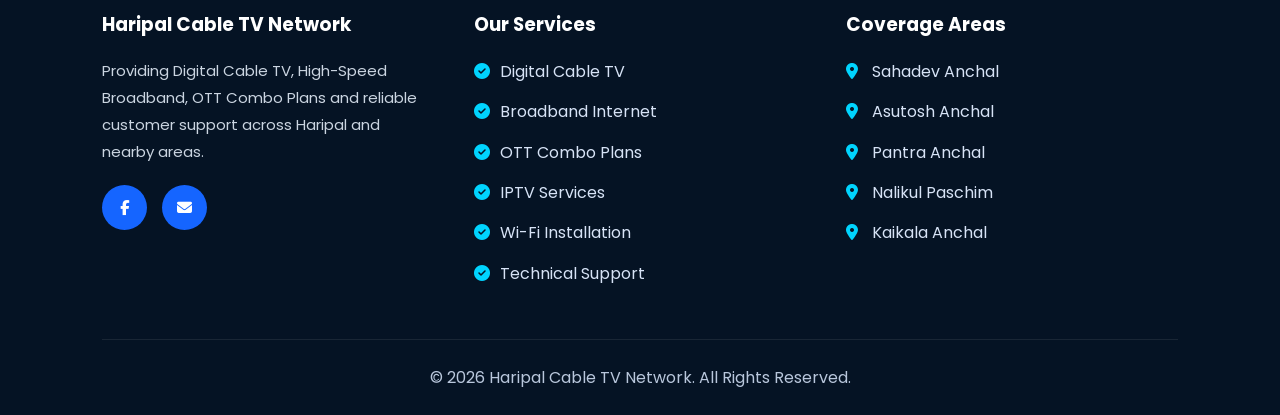
<file: services.html>
<!DOCTYPE html>
<html lang="en">
<head>
<meta charset="UTF-8">
<meta name="viewport" content="width=device-width, initial-scale=1.0">

<title>Our Services | Haripal Cable TV Network</title>

<link href="https://fonts.googleapis.com/css2?family=Poppins:wght@300;400;500;600;700;800&display=swap" rel="stylesheet">

<link rel="stylesheet" href="https://cdnjs.cloudflare.com/ajax/libs/font-awesome/6.6.0/css/all.min.css">

<style>
    /* =================================
   MULTILINGUAL LANGUAGE SELECTOR
================================= */

.site-controls {
    display: flex;
    align-items: center;
    margin-left: 20px;
}

.language-selector {
    position: relative;
}

.language-toggle {
    width: 44px;
    height: 44px;
    border: 1px solid rgba(37, 99, 235, .2);
    border-radius: 50%;
    background: #f1f5f9;
    color: #2563eb;
    font-size: 20px;
    cursor: pointer;
    transition: .35s;
}

.language-toggle:hover {
    background: #2563eb;
    color: white;
    transform: rotate(15deg);
    box-shadow: 0 0 20px rgba(37, 99, 235, .35);
}

.language-menu {
    position: absolute;
    top: 58px;
    right: 0;
    width: 190px;
    padding: 12px;
    background: white;
    border-radius: 14px;
    box-shadow: 0 12px 35px rgba(0, 0, 0, .18);
    opacity: 0;
    visibility: hidden;
    transform: translateY(12px);
    transition: .3s;
    z-index: 1000;
}

.language-selector.open .language-menu {
    opacity: 1;
    visibility: visible;
    transform: translateY(0);
}

.language-menu-title {
    padding: 8px 10px;
    color: #64748b;
    font-size: 12px;
    font-weight: 600;
}

.language-option {
    display: flex;
    align-items: center;
    gap: 10px;
    width: 100%;
    padding: 11px;
    border: none;
    border-radius: 8px;
    background: transparent;
    color: #334155;
    cursor: pointer;
    text-align: left;
    font-family: inherit;
    transition: .25s;
}

.language-option:hover,
.language-option.active {
    background: #eff6ff;
    color: #2563eb;
}

.language-option span {
    font-size: 18px;
}

@media(max-width: 992px) {
    .site-controls {
        margin-left: auto;
        margin-right: 15px;
    }
}
*{
    margin:0;
    padding:0;
    box-sizing:border-box;
    scroll-behavior:smooth;
}

body{
    font-family:'Poppins',sans-serif;
    background:#071B35;
    color:#fff;
    overflow-x:hidden;
}

/*==============================
TOP NAVBAR
===============================*/

header{
    position:fixed;
    top:0;
    left:0;
    width:100%;
    z-index:999;
    background:#ffffff;

    box-shadow:0 2px 15px rgba(0,0,0,.08);

    backdrop-filter:none;
}

.navbar{
    max-width:1400px;
    margin:auto;
    display:flex;
    justify-content:space-between;
    align-items:center;
    padding:15px 35px;
}



.nav-links{
    display:flex;
    align-items:center;
    gap:30px;
    list-style:none;
}

.nav-links a{
    color:#334155;
    text-decoration:none;
    font-weight:500;
    transition:.35s;
    position:relative;
}

.nav-links a:hover,
.nav-links a.active{
    color:#2563eb;
}

.nav-links i{
    font-size:20px;
}
.nav-links i{
    font-size:20px;
}
.menu-toggle{
    display:none;
    color:white;
    font-size:28px;
    cursor:pointer;
}

/*==============================
BACK BUTTON
===============================*/

.back-btn{
    display:inline-flex;
    align-items:center;
    gap:10px;
    margin-top:115px;
    margin-left:50px;
    color:white;
    text-decoration:none;
    background:#1565ff;
    padding:14px 26px;
    border-radius:50px;
    transition:.4s;
    box-shadow:0 10px 30px rgba(21,101,255,.4);
}

.back-btn:hover{
    background:#00d4ff;
    transform:translateY(-4px);
}

/*==============================
HERO
===============================*/

.hero{
    min-height:92vh;
    display:flex;
    align-items:center;
    justify-content:center;
    text-align:center;
    padding:120px 8%;
    position:relative;
    overflow:hidden;
}

.hero::before{
    content:"";
    position:absolute;
    width:700px;
    height:700px;
    background:radial-gradient(#1565ff,transparent 70%);
    opacity:.35;
    border-radius:50%;
    top:-200px;
    left:-150px;
    animation:floatGlow 8s ease-in-out infinite;
}

.hero::after{
    content:"";
    position:absolute;
    width:600px;
    height:600px;
    background:radial-gradient(#00d4ff,transparent 70%);
    opacity:.25;
    border-radius:50%;
    right:-180px;
    bottom:-180px;
    animation:floatGlow2 9s ease-in-out infinite;
}

.hero-content{
    max-width:950px;
    z-index:2;
}

.hero h1{
    font-size:62px;
    line-height:1.15;
    font-weight:800;
    margin-bottom:20px;
}

.hero h1 span{
    color:#00d4ff;
}

.hero p{
    font-size:20px;
    line-height:1.8;
    color:#d7e7ff;
    margin-bottom:45px;
}

.hero-buttons{
    display:flex;
    justify-content:center;
    gap:25px;
    flex-wrap:wrap;
}

.btn-primary,
.btn-secondary{
    text-decoration:none;
    padding:16px 34px;
    border-radius:50px;
    font-weight:700;
    transition:.4s;
}

.btn-primary{
    background:#1565ff;
    color:white;
    box-shadow:0 12px 30px rgba(21,101,255,.45);
}

.btn-primary:hover{
    transform:translateY(-5px);
    background:#0b55e4;
}

.btn-secondary{
    border:2px solid #00d4ff;
    color:#00d4ff;
}

.btn-secondary:hover{
    background:#00d4ff;
    color:#071B35;
}

/*==============================
SECTION TITLE
===============================*/

.section-title{
    text-align:center;
    font-size:42px;
    margin-bottom:60px;
    font-weight:700;
}

.section-title span{
    color:#00d4ff;
}
</style>
</head>

<body>

<header>

<nav class="navbar">

<a href="index.html" class="logo">



<div>
<h2>Haripal Cable TV Network</h2>
<span data-i18n="nav.tagline">Your Trusted Broadband & Cable Service</span>
</div>

</a>

<ul class="nav-links">

<li><a href="index.html#feeds">Feeds</a></li>

<li><a class="active" href="services.html">Services</a></li>

<li><a href="gallery.html">Gallery</a></li>

<li><a href="team.html">We Are</a></li>

<li><a href="about.html">About Us</a></li>

<li><a href="contact.html">Contact</a></li>

<li>
<a href="https://www.facebook.com/profile.php?id=61586978473232" target="_blank">
<i class="fab fa-facebook"></i>
</a>
</li>

</ul>
<div class="site-controls">

    <div class="language-selector">

        <button
            class="language-toggle"
            type="button"
            aria-label="Select website language"
            aria-expanded="false"
            aria-haspopup="true"
            title="Change Language">

            <i class="fas fa-globe"></i>

        </button>

        <div class="language-menu">

            <div class="language-menu-title">
                Select Language
            </div>

            <button type="button" class="language-option" data-lang="en">
                <span>🇬🇧</span> English
            </button>

            <button type="button" class="language-option" data-lang="bn">
                <span>🇮🇳</span> বাংলা
            </button>

            <button type="button" class="language-option" data-lang="hi">
                <span>🇮🇳</span> हिन्दी
            </button>

        </div>

    </div>

</div>
<div class="menu-toggle">
<i class="fas fa-bars"></i>
</div>

</nav>

</header>

<a href="index.html#feeds" class="back-btn">
<i class="fas fa-arrow-left"></i>
Back to Feed
</a>

<section class="hero">

<div class="hero-content">

<h1>
Premium <span>Broadband</span><br>
& Digital Cable Services
</h1>

<p>

Experience uninterrupted entertainment with crystal-clear HD Cable TV,
high-speed broadband from 15 Mbps to 200+ Mbps,
OTT combo plans, and professional technical support for homes and businesses.

</p>

<div class="hero-buttons">

<a href="#plans" class="btn-primary">
Explore Plans
</a>

<a href="contact.html" class="btn-secondary">
Contact Us
</a>

</div>

</div>

</section>
<!-- =========================
PREMIUM SERVICES
========================== -->

<style>

/*==============================
SERVICES
===============================*/

.services{
    padding:90px 8%;
    background:#081f3d;
}

.service-grid{
    display:grid;
    grid-template-columns:repeat(auto-fit,minmax(280px,1fr));
    gap:30px;
}

.service-card{
    background:rgba(255,255,255,.05);
    backdrop-filter:blur(18px);
    border:1px solid rgba(255,255,255,.08);
    border-radius:24px;
    padding:35px;
    transition:.4s;
    position:relative;
    overflow:hidden;
}

.service-card::before{
    content:"";
    position:absolute;
    width:220px;
    height:220px;
    background:rgba(0,212,255,.08);
    border-radius:50%;
    top:-120px;
    right:-120px;
}

.service-card:hover{
    transform:translateY(-12px);
    box-shadow:0 25px 45px rgba(0,212,255,.18);
    border-color:#00d4ff;
}

.service-icon{
    width:75px;
    height:75px;
    border-radius:20px;
    background:linear-gradient(135deg,#1565ff,#00d4ff);
    display:flex;
    align-items:center;
    justify-content:center;
    font-size:30px;
    margin-bottom:22px;
}

.service-card h3{
    font-size:24px;
    margin-bottom:15px;
}

.service-card p{
    color:#d8e6ff;
    line-height:1.8;
    margin-bottom:20px;
}

.feature-list{
    list-style:none;
}

.feature-list li{
    margin:12px 0;
    color:#eef5ff;
}

.feature-list i{
    color:#00d4ff;
    margin-right:10px;
}

/*==============================
PARTNERS
===============================*/

.partner-grid{
    display:grid;
    grid-template-columns:repeat(auto-fit,minmax(170px,1fr));
    gap:20px;
    margin-top:35px;
}

.partner-card{
    background:rgba(255,255,255,.05);
    border-radius:18px;
    text-align:center;
    padding:25px;
    transition:.35s;
    border:1px solid rgba(255,255,255,.08);
}

.partner-card:hover{
    transform:translateY(-8px);
    background:#1565ff;
}

.partner-card i{
    font-size:38px;
    color:#00d4ff;
    margin-bottom:15px;
}

.partner-card h4{
    font-size:19px;
    margin-bottom:8px;
}

.partner-card small{
    color:#dce9ff;
}
/*==================================
RECHARGE OPTIONS
===================================*/

.recharge-section{
    padding:90px 8%;
    background:#071B35;
}

.recharge-intro{
    max-width:850px;
    margin:0 auto 50px;
    text-align:center;
}

.recharge-intro p{
    color:#d8e6ff;
    line-height:1.8;
    font-size:17px;
}

.recharge-grid{
    max-width:1050px;
    margin:auto;
    display:grid;
    grid-template-columns:repeat(2,1fr);
    gap:30px;
}

.recharge-card{
    position:relative;
    overflow:hidden;
    padding:40px 35px;
    background:rgba(255,255,255,.05);
    border:1px solid rgba(255,255,255,.08);
    border-radius:25px;
    backdrop-filter:blur(18px);
    transition:.4s;
}

.recharge-card::before{
    content:"";
    position:absolute;
    width:220px;
    height:220px;
    border-radius:50%;
    background:rgba(0,212,255,.08);
    top:-120px;
    right:-120px;
}

.recharge-card:hover{
    transform:translateY(-10px);
    border-color:#00d4ff;
    box-shadow:0 25px 50px rgba(0,212,255,.16);
}

.recharge-icon{
    width:75px;
    height:75px;
    display:flex;
    align-items:center;
    justify-content:center;
    border-radius:20px;
    background:linear-gradient(135deg,#1565ff,#00d4ff);
    font-size:30px;
    margin-bottom:25px;
    box-shadow:0 12px 30px rgba(21,101,255,.3);
}

.recharge-card h3{
    font-size:25px;
    margin-bottom:15px;
}

.recharge-card p{
    color:#d8e6ff;
    line-height:1.8;
    margin-bottom:22px;
}

.recharge-note{
    display:inline-flex;
    align-items:center;
    gap:8px;
    padding:9px 16px;
    border-radius:30px;
    background:rgba(0,212,255,.08);
    border:1px solid rgba(0,212,255,.2);
    color:#00d4ff;
    font-size:13px;
    font-weight:600;
}

@media(max-width:768px){

    .recharge-section{
        padding:70px 20px;
    }

    .recharge-grid{
        grid-template-columns:1fr;
    }

    .recharge-card{
        padding:32px 25px;
    }

}
/*==============================
AREA
===============================*/

.coverage{
    padding:90px 8%;
    background:#071B35;
}

.area-box{
    background:rgba(255,255,255,.05);
    border-radius:28px;
    padding:45px;
    backdrop-filter:blur(18px);
    border:1px solid rgba(255,255,255,.08);
}

.area-grid{
    display:grid;
    grid-template-columns:repeat(auto-fit,minmax(240px,1fr));
    gap:18px;
    margin-top:35px;
}

.area-item{
    background:#0d2b55;
    padding:18px 22px;
    border-radius:14px;
    transition:.35s;
}

.area-item:hover{
    background:#1565ff;
    transform:translateX(8px);
}

.area-item i{
    color:#00d4ff;
    margin-right:10px;
}

.note{
    margin-top:30px;
    color:#d8e6ff;
    line-height:1.8;
    font-size:16px;
}

</style>

<!-- =========================
SERVICES
========================== -->

<section class="services">

<h2 class="section-title">
<span data-i18n="services.premium">Our Premium Services</span>
</h2>

<div class="service-grid">

<div class="service-card">

<div class="service-icon">
<i class="fas fa-tv"></i>
</div>

<h3 data-i18n="services.cable">Digital Cable TV</h3>

<p>
Enjoy crystal-clear SD & HD channels with reliable service and flexible subscription durations.
</p>

<ul class="feature-list">
<li><i class="fas fa-check-circle"></i> SD & HD Channels</li>
<li><i class="fas fa-check-circle"></i> 1 Month Plan</li>
<li><i class="fas fa-check-circle"></i> 3 Months Plan</li>
<li><i class="fas fa-check-circle"></i> 6 Months Plan</li>
<li><i class="fas fa-check-circle"></i> 12 Months Plan</li>
</ul>

</div>

<div class="service-card">

<div class="service-icon">
<i class="fas fa-wifi"></i>
</div>

<h3>Broadband Internet</h3>

<p>
Unlimited broadband connections for homes, offices and businesses with stable and high-speed connectivity.
</p>

<ul class="feature-list">
<li><i class="fas fa-check-circle"></i>15 Mbps</li>
<li><i class="fas fa-check-circle"></i>30 Mbps</li>
<li><i class="fas fa-check-circle"></i>50 Mbps</li>
<li><i class="fas fa-check-circle"></i>100 Mbps</li>
<li><i class="fas fa-check-circle"></i>150 Mbps</li>
<li><i class="fas fa-check-circle"></i>200+ Mbps</li>
</ul>

</div>

<div class="service-card">

<div class="service-icon">
<i class="fas fa-play-circle"></i>
</div>

<h3>OTT + Broadband</h3>

<p>
Select broadband plans include OTT entertainment for a complete digital experience.
</p>

<ul class="feature-list">
<li><i class="fas fa-check-circle"></i>Unlimited Data</li>
<li><i class="fas fa-check-circle"></i>HD Streaming</li>
<li><i class="fas fa-check-circle"></i>Smart TV Ready</li>
<li><i class="fas fa-check-circle"></i>Professional Installation</li>
<li><i class="fas fa-check-circle"></i>Priority Support</li>
</ul>

</div>
<div class="service-card">

    <div class="service-icon">
        <i class="fas fa-satellite-dish"></i>
    </div>

    <h3>IPTV</h3>

    <p>
        Enjoy live television and digital entertainment through an internet-based
        TV experience with smooth streaming and convenient access across supported devices.
    </p>

    <ul class="feature-list">
        <li><i class="fas fa-check-circle"></i>Live TV & Entertainment</li>
        <li><i class="fas fa-check-circle"></i>Digital Streaming</li>
        <li><i class="fas fa-check-circle"></i>Smart TV Compatible</li>
        <li><i class="fas fa-check-circle"></i>Internet-Based TV</li>
        <li><i class="fas fa-check-circle"></i>Easy Subscription</li>
        <li><i class="fas fa-check-circle"></i>Customer Support</li>
    </ul>

</div>
</div>

</section>

<!-- =========================
BROADBAND PARTNERS
========================== -->

<section class="services">

<h2 class="section-title">
Broadband <span>Partners</span>
</h2>

<div class="partner-grid">

<div class="partner-card">
<i class="fas fa-network-wired"></i>
<h4>GTPL</h4>
<small>Broadband Services</small>
</div>

<div class="partner-card">
<i class="fas fa-network-wired"></i>
<h4>MRMPL</h4>
<small>Broadband Services</small>
</div>

<div class="partner-card">
<i class="fas fa-network-wired"></i>
<h4>HFiber</h4>
<small>Fiber Internet</small>
</div>

<div class="partner-card">
<i class="fas fa-network-wired"></i>
<h4>SPEEDNET</h4>
<small>High-Speed Broadband</small>
</div>

<div class="partner-card">
<i class="fas fa-network-wired"></i>
<h4>RailTel</h4>
<small>Fiber Internet</small>
</div>

<div class="partner-card">
<i class="fas fa-broadcast-tower"></i>
<h4>Airtel Fibre</h4>
<small>Limited Area Availability</small>
</div>

<div class="partner-card">
<i class="fas fa-broadcast-tower"></i>
<h4>Jio Fibre</h4>
<small>Limited Area Availability</small>
</div>

</div>

<p class="note" style="text-align:center;">
* Airtel Fibre and Jio Fibre connections are available only in selected locations.
</p>

</section>
<!-- =========================
RECHARGE OPTIONS
========================== -->

<section class="recharge-section">

<h2 class="section-title">
Recharge <span>Options</span>
</h2>

<div class="recharge-intro">

<p>
Choose the recharge method that is most convenient for you.
Haripal Cable TV Network provides both online and offline
recharge options for broadband customers.
</p>

</div>

<div class="recharge-grid">

<!-- ONLINE RECHARGE -->

<div class="recharge-card">

<div class="recharge-icon">
<i class="fas fa-globe"></i>
</div>

<h3>Online Recharge</h3>

<p>
Recharge your broadband connection online through
your respective broadband provider's official website.
</p>

<span class="recharge-note">
<i class="fas fa-circle-check"></i>
Online Recharge Available
</span>

</div>


<!-- OFFLINE RECHARGE -->

<div class="recharge-card">

<div class="recharge-icon">
<i class="fas fa-store"></i>
</div>

<h3>Offline Recharge</h3>

<p>
Prefer to recharge offline?
You can recharge your broadband connection directly
through Haripal Cable TV Network.
</p>

<span class="recharge-note">
<i class="fas fa-circle-check"></i>
Recharge Through Us
</span>

</div>

</div>

</section>

<!-- =========================
SERVICE AREA
========================== -->

<section class="coverage">

<h2 class="section-title">
Our <span>Service Coverage</span>
</h2>

<div class="area-box">

<div class="area-grid">

<div class="area-item">
<i class="fas fa-location-dot"></i>
SAHADEV ANCHAL
</div>

<div class="area-item">
<i class="fas fa-location-dot"></i>
ASUTOSH ANCHAL
</div>

<div class="area-item">
<i class="fas fa-location-dot"></i>
PANTRA ANCHAL
</div>

<div class="area-item">
<i class="fas fa-location-dot"></i>
MALIYA PASCHIM ANCHAL
</div>

<div class="area-item">
<i class="fas fa-location-dot"></i>
KAIKALA ANCHAL
</div>

</div>

<p class="note">

Every household and business has different connectivity requirements.
Our experts will help you choose the most suitable Cable TV, Broadband,
OTT Combo and Internet Speed according to your needs.

Detailed plan information, pricing, installation charges and area availability
will be explained during a phone call or an in-person meeting.

</p>

</div>

</section>
<!-- =====================================================
CHUNK 3 : BROADBAND PLANS + WHY CHOOSE US + STATS + CTA
Paste after Chunk 2
====================================================== -->

<style>

/*==================================
BROADBAND PLANS
===================================*/

#plans{
    padding:90px 8%;
    background:#081c38;
}

.plan-grid{
    display:grid;
    grid-template-columns:repeat(auto-fit,minmax(260px,1fr));
    gap:30px;
    margin-top:50px;
}

.plan-card{
    background:rgba(255,255,255,.05);
    border:1px solid rgba(255,255,255,.08);
    border-radius:24px;
    backdrop-filter:blur(15px);
    padding:35px;
    transition:.35s;
    position:relative;
    overflow:hidden;
}

.plan-card::before{
    content:"";
    position:absolute;
    width:220px;
    height:220px;
    border-radius:50%;
    background:rgba(0,212,255,.08);
    top:-120px;
    right:-120px;
}

.plan-card:hover{
    transform:translateY(-12px);
    border-color:#00d4ff;
    box-shadow:0 20px 45px rgba(0,212,255,.18);
}

.plan-card.featured{
    border:2px solid #00d4ff;
    transform:scale(1.03);
}

.plan-card .speed{
    font-size:48px;
    font-weight:800;
    color:#00d4ff;
}

.plan-card h3{
    margin-top:15px;
    margin-bottom:10px;
}

.plan-card p{
    color:#d8e6ff;
    line-height:1.7;
}

.plan-card ul{
    margin:25px 0;
    list-style:none;
}

.plan-card ul li{
    margin:12px 0;
}

.plan-card ul i{
    color:#00d4ff;
    margin-right:10px;
}

.plan-btn{
    display:inline-block;
    margin-top:15px;
    padding:13px 30px;
    border-radius:40px;
    background:#1565ff;
    color:white;
    text-decoration:none;
    font-weight:600;
    transition:.3s;
}

.plan-btn:hover{
    background:#00d4ff;
    color:#071B35;
}

/*==================================
WHY US
===================================*/

.why{
    padding:90px 8%;
    background:#071B35;
}

.why-grid{
    display:grid;
    grid-template-columns:repeat(auto-fit,minmax(240px,1fr));
    gap:25px;
    margin-top:55px;
}

.why-card{
    background:rgba(255,255,255,.05);
    border-radius:22px;
    padding:35px;
    text-align:center;
    transition:.35s;
}

.why-card:hover{
    transform:translateY(-10px);
    background:#0d2d58;
}

.why-card i{
    font-size:48px;
    color:#00d4ff;
    margin-bottom:20px;
}

.why-card h3{
    margin-bottom:12px;
}

.why-card p{
    color:#d8e6ff;
    line-height:1.8;
}

/*==================================
STATISTICS
===================================*/

.stats{
    padding:80px 8%;
    background:linear-gradient(135deg,#1565ff,#071B35);
}

.stats-grid{
    display:grid;
    grid-template-columns:repeat(auto-fit,minmax(220px,1fr));
    gap:25px;
}

.stat-card{
    text-align:center;
    background:rgba(255,255,255,.08);
    padding:35px;
    border-radius:20px;
}

.stat-card h2{
    font-size:48px;
    color:#00d4ff;
    margin-bottom:10px;
}

.stat-card p{
    color:#f5f5f5;
}

/*==================================
CALL TO ACTION
===================================*/

.cta{
    padding:100px 8%;
    text-align:center;
    background:#081c38;
}

.cta-box{
    max-width:900px;
    margin:auto;
    background:rgba(255,255,255,.05);
    border-radius:30px;
    padding:60px;
    border:1px solid rgba(255,255,255,.08);
}

.cta h2{
    font-size:42px;
    margin-bottom:20px;
}

.cta p{
    color:#d8e6ff;
    font-size:18px;
    line-height:1.9;
    margin-bottom:35px;
}

.cta-btn{
    display:inline-block;
    padding:18px 40px;
    background:#00d4ff;
    color:#071B35;
    border-radius:45px;
    text-decoration:none;
    font-weight:700;
    transition:.3s;
}

.cta-btn:hover{
    background:#1565ff;
    color:white;
}

</style>

<!-- ==========================================
BROADBAND PLANS
=========================================== -->

<section id="plans">

<h2 class="section-title">
Broadband <span>Speed Plans</span>
</h2>

<div class="plan-grid">

<div class="plan-card">
<div class="speed">15</div>
<h3>15 Mbps</h3>
<p>Perfect for browsing, online classes and daily internet usage.</p>

<ul>
<li><i class="fas fa-check-circle"></i>Unlimited Data</li>
<li><i class="fas fa-check-circle"></i>Reliable Connection</li>
<li><i class="fas fa-check-circle"></i>Technical Support</li>
</ul>

<a href="contact.html" class="plan-btn">Enquire Now</a>
</div>

<div class="plan-card">
<div class="speed">30</div>
<h3>30 Mbps</h3>

<p>Suitable for work from home and HD streaming.</p>

<ul>
<li><i class="fas fa-check-circle"></i>Unlimited Data</li>
<li><i class="fas fa-check-circle"></i>Wi-Fi Ready</li>
<li><i class="fas fa-check-circle"></i>Quick Installation</li>
</ul>

<a href="contact.html" class="plan-btn">Enquire Now</a>
</div>

<div class="plan-card featured">
<div class="speed">50</div>
<h3>50 Mbps</h3>

<p>One of our most popular plans for families.</p>

<ul>
<li><i class="fas fa-check-circle"></i>Unlimited Data</li>
<li><i class="fas fa-check-circle"></i>OTT Compatible</li>
<li><i class="fas fa-check-circle"></i>Priority Support</li>
</ul>

<a href="contact.html" class="plan-btn">Enquire Now</a>
</div>

<div class="plan-card">
<div class="speed">100</div>
<h3>100 Mbps</h3>

<p>Ideal for gaming, streaming and multiple devices.</p>

<ul>
<li><i class="fas fa-check-circle"></i>Unlimited Data</li>
<li><i class="fas fa-check-circle"></i>High-Speed Fiber</li>
<li><i class="fas fa-check-circle"></i>Stable Performance</li>
</ul>

<a href="contact.html" class="plan-btn">Enquire Now</a>
</div>

<div class="plan-card">
<div class="speed">150</div>
<h3>150 Mbps</h3>

<p>Designed for smart homes and heavy internet users.</p>

<ul>
<li><i class="fas fa-check-circle"></i>Unlimited Data</li>
<li><i class="fas fa-check-circle"></i>4K Streaming</li>
<li><i class="fas fa-check-circle"></i>Premium Support</li>
</ul>

<a href="contact.html" class="plan-btn">Enquire Now</a>
</div>

<div class="plan-card">
<div class="speed">200+</div>
<h3>Enterprise Plan</h3>

<p>Best for offices, businesses and professional usage.</p>

<ul>
<li><i class="fas fa-check-circle"></i>Unlimited Data</li>
<li><i class="fas fa-check-circle"></i>Business Stability</li>
<li><i class="fas fa-check-circle"></i>Dedicated Assistance</li>
</ul>

<a href="contact.html" class="plan-btn">Contact Sales</a>

</div>

</div>

</section>

<!-- ==========================================
WHY CHOOSE US
=========================================== -->

<section class="why">

<h2 class="section-title">
Why Choose <span>Haripal Cable TV Network?</span>
</h2>

<div class="why-grid">

<div class="why-card">
<i class="fas fa-bolt"></i>
<h3>Fast Installation</h3>
<p>Quick connection setup by experienced technicians.</p>
</div>

<div class="why-card">
<i class="fas fa-headset"></i>
<h3>Dedicated Support</h3>
<p>Friendly customer assistance for cable and broadband users.</p>
</div>

<div class="why-card">
<i class="fas fa-tv"></i>
<h3>HD Entertainment</h3>
<p>Enjoy crystal-clear Digital Cable TV with flexible plans.</p>
</div>

<div class="why-card">
<i class="fas fa-network-wired"></i>
<h3>Reliable Broadband</h3>
<p>High-speed fiber internet with stable connectivity.</p>
</div>

<div class="why-card">
<i class="fas fa-shield-alt"></i>
<h3>Trusted Local ISP</h3>
<p>Serving Haripal and surrounding areas with reliable service.</p>
</div>

<div class="why-card">
<i class="fas fa-users"></i>
<h3>Experienced Team</h3>
<p>Professional technical experts ready to assist you.</p>
</div>

</div>

</section>

<!-- ==========================================
STATISTICS
=========================================== -->

<section class="stats">

<div class="stats-grid">

<div class="stat-card">
<h2 class="counter" data-target="1000">0</h2>
<p>Happy Customers</p>
</div>

<div class="stat-card">
<h2 class="counter" data-target="99">0</h2>
<p>% Network Uptime</p>
</div>

<div class="stat-card">
<h2>24×7</h2>
<p>Customer Support</p>
</div>

<div class="stat-card">
<h2 class="counter" data-target="5">0</h2>
<p>Coverage Areas</p>
</div>

</div>

</section>

<!-- ==========================================
CTA
=========================================== -->

<section class="cta">

<div class="cta-box">

<h2>Ready to Upgrade Your Entertainment?</h2>

<p>

Whether you need a new Digital Cable TV connection, High-Speed Broadband,
OTT Combo Plan or technical assistance, our team is here to help you choose
the perfect solution for your home or business.

</p>

<a href="contact.html" class="cta-btn">
<i class="fas fa-phone-alt"></i>
&nbsp; Contact Haripal Cable TV Network
</a>

</div>

</section>
<!-- ==========================================================
CHUNK 4 : FOOTER + FLOATING BUTTONS + RESPONSIVE + JAVASCRIPT
Paste after Chunk 3
=========================================================== -->

<style>

/*==============================
FOOTER
==============================*/

footer{
    background:#051324;
    padding:60px 8% 25px;
}

.footer-grid{
    display:grid;
    grid-template-columns:repeat(auto-fit,minmax(260px,1fr));
    gap:40px;
    margin-bottom:40px;
}

.footer-box h3,
.footer-box h4{
color:white;
margin-bottom:18px;
}

.footer-box p{
color:#cbd5e1;
line-height:1.8;
font-size:15px;
}

.footer-box a{
display:block;
padding:6px 0;
font-size:15px;
color:#cbd5e1;
text-decoration:none;
transition:.3s;
}

.footer-box a:hover{
color:#fff;
padding-left:8px;
}
.footer-box li{
    color:#d7e3f6;
    line-height:1.9;
}

.footer-box ul{
    list-style:none;
}

.footer-box ul li{
    margin:10px 0;
}

.footer-box ul li i{
    color:#00d4ff;
    width:22px;
}

.footer-social{
    margin-top:20px;
    display:flex;
    gap:15px;
}

.footer-social a{
    width:45px;
    height:45px;
    display:flex;
    align-items:center;
    justify-content:center;
    border-radius:50%;
    text-decoration:none;
    background:#1565ff;
    color:#fff;
    transition:.3s;
}

.footer-social a:hover{
    background:#00d4ff;
    color:#071B35;
    transform:translateY(-5px);
}

.copyright{
    text-align:center;
    border-top:1px solid rgba(255,255,255,.08);
    padding-top:25px;
    color:#b9c7dc;
}
.footer-box h4{

font-size:20px;

margin-bottom:22px;

position:relative;

padding-bottom:10px;

}

.footer-box h4::after{

content:"";

position:absolute;

left:0;

bottom:0;

width:45px;

height:3px;

background:#3b82f6;

border-radius:50px;

}
/* ==========================================
   PREMIUM TEXT LOGO
========================================== */

.logo{
    text-decoration:none;
    display:flex;
    align-items:center;
    position:relative;
    cursor:pointer;
}

.logo div{
    display:flex;
    flex-direction:column;
    gap:2px;
}

.logo h2{
    margin:0;
    font-size:21px;
    font-weight:700;
    letter-spacing:-.4px;
    color:#2563eb;
    line-height:1.2;
    transition:
        color .4s ease,
        letter-spacing .4s ease,
        text-shadow .4s ease,
        transform .4s ease;
}

.logo span{
    font-size:12px;
    font-weight:400;
    color:#64748b;
    letter-spacing:.2px;
    transition:
        color .4s ease,
        letter-spacing .4s ease;
}

/* Cinematic hover */

.logo:hover h2{
    color:#1d4ed8;
    letter-spacing:.2px;
    transform:translateY(-1px);

    text-shadow:
        0 0 8px rgba(37,99,235,.25),
        0 0 20px rgba(37,99,235,.15);
}

.logo:hover span{
    color:#2563eb;
    letter-spacing:.5px;
}

/* Small cinematic glow line */

.logo::after{
    content:"";
    position:absolute;
    left:0;
    bottom:-7px;
    width:0;
    height:2px;

    background:
        linear-gradient(
            90deg,
            transparent,
            #2563eb,
            #00d4ff,
            transparent
        );

    transition:width .5s ease;
}

.logo:hover::after{
    width:100%;
}
/*==============================
FLOATING BUTTONS
==============================*/

.float-buttons{
    position:fixed;
    right:22px;
    bottom:25px;
    display:flex;
    flex-direction:column;
    gap:15px;
    z-index:999;
}

.float-btn{
    width:58px;
    height:58px;
    border-radius:50%;
    display:flex;
    align-items:center;
    justify-content:center;
    color:#fff;
    text-decoration:none;
    font-size:22px;
    box-shadow:0 15px 35px rgba(0,0,0,.35);
    transition:.35s;
}

.float-btn:hover{
    transform:translateY(-6px) scale(1.08);
}

.call-btn{
    background:#1565ff;
}

.whatsapp-btn{
    background:#25D366;
}

.top-btn{
    background:#00d4ff;
    color:#071B35;
}

/*==============================
RESPONSIVE
==============================*/

@media(max-width:992px){

.hero h1{
    font-size:48px;
}

.nav-links{
    position:absolute;
    top:100%;
    left:0;
    width:100%;
    background:#071B35;
    flex-direction:column;
    display:none;
    padding:25px;
    gap:18px;
}

.nav-links.active{
    display:flex;
}

.menu-toggle{
    display:block;
}

.back-btn{
    margin-left:20px;
}

.section-title{
    font-size:34px;
}

}

@media(max-width:768px){

.hero{
    padding:130px 20px 80px;
}

.hero h1{
    font-size:36px;
}

.hero p{
    font-size:16px;
}

.hero-buttons{
    flex-direction:column;
}

.btn-primary,
.btn-secondary{
    width:100%;
    text-align:center;
}

.cta-box{
    padding:35px 20px;
}

.cta h2{
    font-size:30px;
}



}
@media (max-width: 992px){

.navbar{
padding:15px 20px;
}

.contact-section,
.footer-container{
grid-template-columns:1fr;
}

.contact-hero h1{
font-size:42px;
}

.contact-hero p{
font-size:18px;
}

.visit-office{
width:95%;
padding:50px 30px;
}

.location-circle{
width:110px;
height:110px;
font-size:48px;
}

}
@media (max-width:768px){



.contact-hero{
padding:140px 20px 80px;
}

.contact-hero h1{
font-size:34px;
}

.contact-hero p{
font-size:16px;
}

.contact-buttons{
flex-direction:column;
}

.call-btn,
.wa-btn{
width:100%;
}

.glass{
padding:25px;
min-height:auto;
}

.info{
flex-direction:column;
align-items:center;
text-align:center;
}

.info i{
margin-bottom:10px;
}

.visit-office{
padding:40px 20px;
}

.visit-office h2{
font-size:30px;
}

.map-button{
width:100%;
justify-content:center;
}

.footer-container{
padding:0 20px;
}

.company-name{
white-space:normal;
}

}
@media (max-width:480px){

.contact-hero h1{
font-size:28px;
}

.contact-hero p{
font-size:15px;
}



.navbar{
padding:12px;
}

.whatsapp{
width:60px;
height:60px;
font-size:30px;
}

.location-circle{
width:90px;
height:90px;
font-size:36px;
}


/* MOBILE */

@media(max-width:768px){

    .theme-toggle {

        width:44px !important;
        height:44px !important;

        font-size:22px !important;

    }

}
}
</style>

<!-- ==========================
FOOTER
=========================== -->

<footer>

<div class="footer-grid">

<div class="footer-box">

<h3>Haripal Cable TV Network</h3>

<p>

Providing Digital Cable TV, High-Speed Broadband,
OTT Combo Plans and reliable customer support
across Haripal and nearby areas.

</p>

<div class="footer-social">

<a href="https://www.facebook.com/profile.php?id=61586978473232" target="_blank">
<i class="fab fa-facebook-f"></i>
</a>

<a href="contact.html">
<i class="fas fa-envelope"></i>
</a>

</div>

</div>

<div class="footer-box">

<h3>Our Services</h3>

<ul>

<li><i class="fas fa-check-circle"></i> Digital Cable TV</li>

<li><i class="fas fa-check-circle"></i> Broadband Internet</li>

<li><i class="fas fa-check-circle"></i> OTT Combo Plans</li>

<li><i class="fas fa-check-circle"></i> IPTV Services</li>

<li><i class="fas fa-check-circle"></i> Wi-Fi Installation</li>

<li><i class="fas fa-check-circle"></i> Technical Support</li>


</ul>

</div>

<div class="footer-box">

<h3>Coverage Areas</h3>

<ul>

<li><i class="fas fa-location-dot"></i> Sahadev Anchal</li>

<li><i class="fas fa-location-dot"></i> Asutosh Anchal</li>

<li><i class="fas fa-location-dot"></i> Pantra Anchal</li>

<li><i class="fas fa-location-dot"></i> Nalikul Paschim</li>

<li><i class="fas fa-location-dot"></i> Kaikala Anchal</li>

</ul>

</div>

</div>

<div class="copyright">

© 2026 Haripal Cable TV Network. All Rights Reserved.

</div>

</footer>

<!-- ==========================
FLOATING BUTTONS
=========================== -->

<div class="float-buttons">

<a href="tel:+919800772177" class="float-btn call-btn" title="Call">
<i class="fas fa-phone"></i>
</a>

<a href="https://wa.me/+919800772177"
target="_blank"
class="float-btn whatsapp-btn"
title="WhatsApp">

<i class="fab fa-whatsapp"></i>

</a>

<a href="#" class="float-btn top-btn" id="topBtn">
<i class="fas fa-arrow-up"></i>
</a>

</div>

<!-- ==========================
JAVASCRIPT
=========================== -->

<script>

// Mobile Menu

const menu=document.querySelector(".menu-toggle");
const nav=document.querySelector(".nav-links");

menu.onclick=()=>{
nav.classList.toggle("active");
};

// Counter Animation

const counters=document.querySelectorAll(".counter");

const observer=new IntersectionObserver(entries=>{

entries.forEach(entry=>{

if(entry.isIntersecting){

const counter=entry.target;

const target=+counter.dataset.target;

let count=0;

const update=()=>{

count+=Math.ceil(target/80);

if(count<target){

counter.innerText=count;

requestAnimationFrame(update);

}else{

counter.innerText=target+"+";

}

};

update();

observer.unobserve(counter);

}

});

},{threshold:0.5});

counters.forEach(counter=>observer.observe(counter));

// Reveal Animation

const reveals=document.querySelectorAll(
".service-card,.partner-card,.plan-card,.why-card,.area-item,.stat-card,.cta-box"
);

const revealObserver=new IntersectionObserver(entries=>{

entries.forEach(entry=>{

if(entry.isIntersecting){

entry.target.style.opacity="1";
entry.target.style.transform="translateY(0)";
revealObserver.unobserve(entry.target);

}

});

},{threshold:0.15});

reveals.forEach(item=>{

item.style.opacity="0";
item.style.transform="translateY(50px)";
item.style.transition=".8s";

revealObserver.observe(item);

});

// Smooth Scroll

document.querySelectorAll('a[href^="#"]').forEach(anchor=>{

anchor.addEventListener("click",function(e){

const target=document.querySelector(this.getAttribute("href"));

if(target){

e.preventDefault();

target.scrollIntoView({
behavior:"smooth"
});

}

});

});

// Back To Top

const topBtn=document.getElementById("topBtn");

window.addEventListener("scroll",()=>{

if(window.scrollY>500){

topBtn.style.display="flex";

}else{

topBtn.style.display="none";

}

});

topBtn.style.display="none";

topBtn.onclick=(e)=>{

e.preventDefault();

window.scrollTo({

top:0,

behavior:"smooth"

});

};

// Active Navbar Link

const sections=document.querySelectorAll("section");
const navLinks=document.querySelectorAll(".nav-links a");

window.addEventListener("scroll",()=>{

let current="";

sections.forEach(sec=>{

const top=window.scrollY;
const offset=sec.offsetTop-120;
const height=sec.offsetHeight;

if(top>=offset && top<offset+height){

current=sec.getAttribute("id");

}

});

navLinks.forEach(link=>{

link.classList.remove("active");

if(current && link.getAttribute("href").includes(current)){

link.classList.add("active");

}

});

});

</script>
<script src="script.js"></script>
<script src="site-setting.js"></script>
<script src="js/translations.js"></script>
<script src="js/language.js"></script>
</body>
</html>
</file>
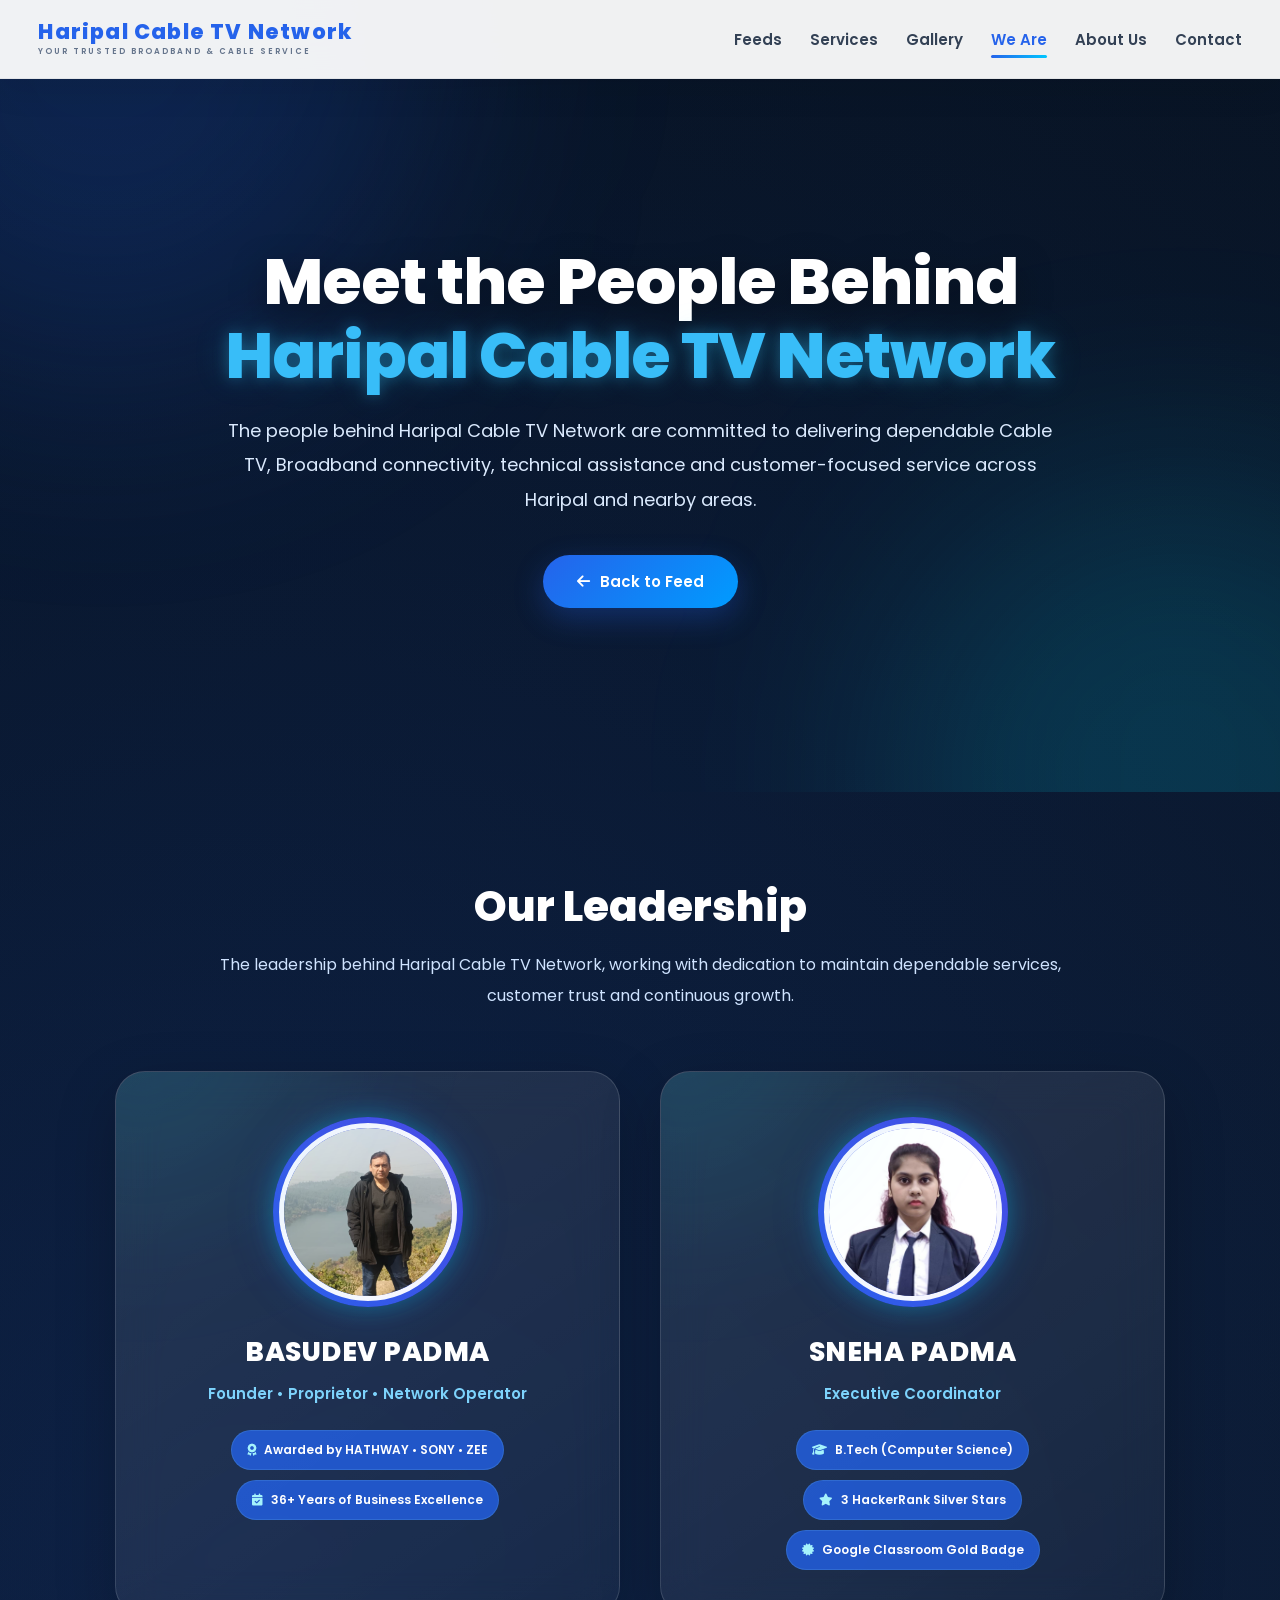
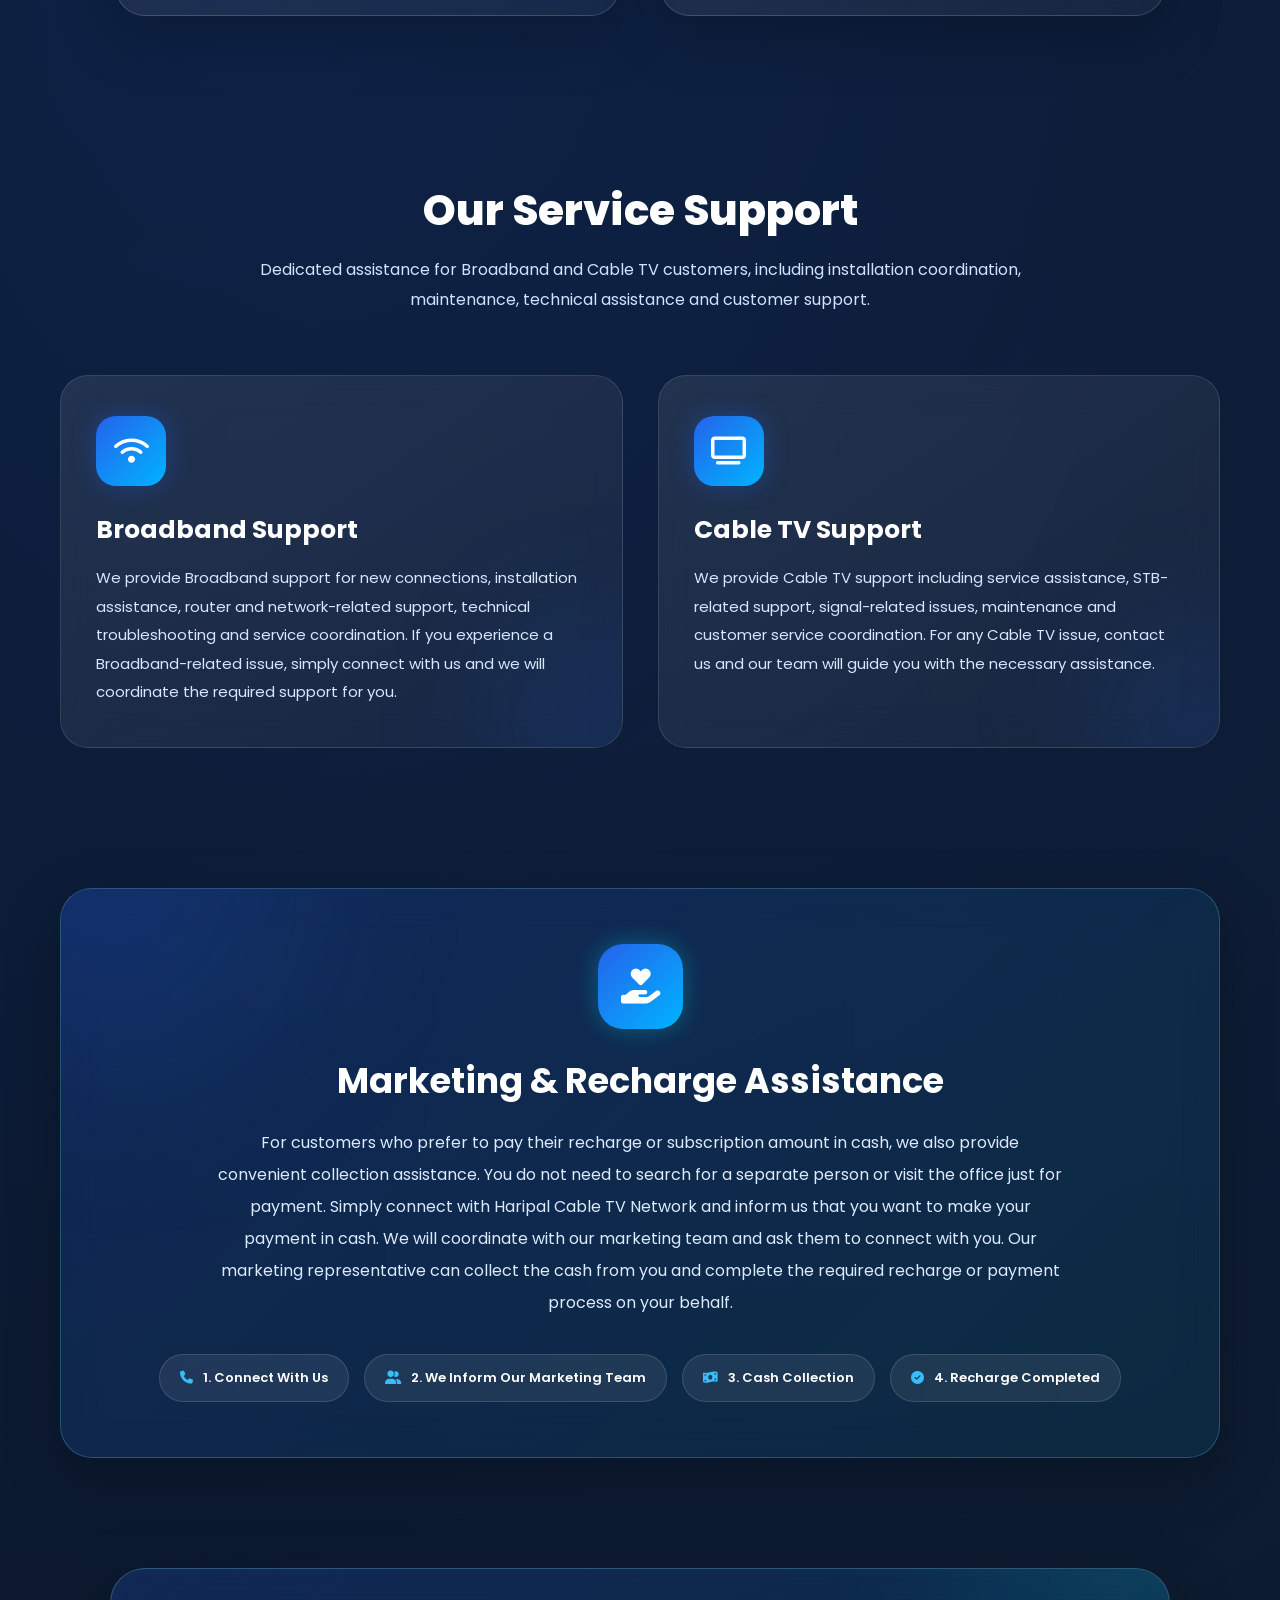
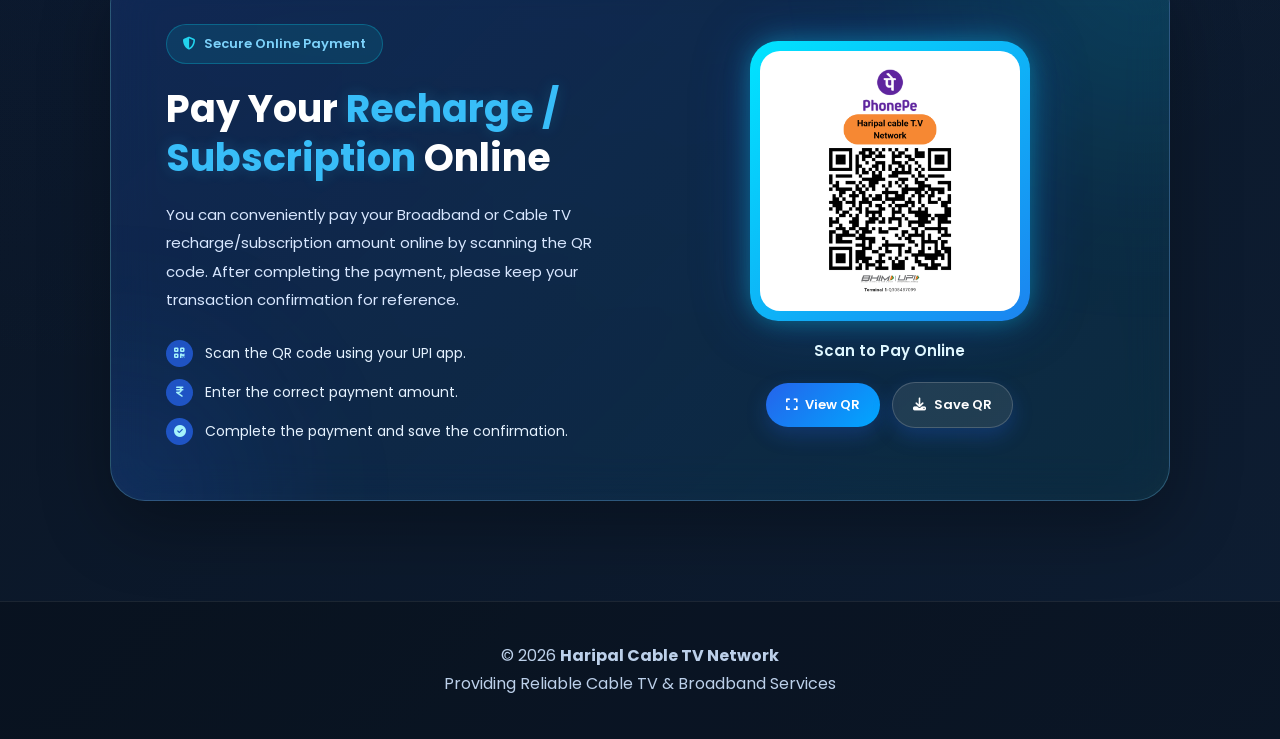
<file: team.html>
<!DOCTYPE html>
<html lang="en">

<head>

<meta charset="UTF-8">
<meta name="viewport" content="width=device-width, initial-scale=1.0">

<title>Our Team | Haripal Cable TV Network</title>

<link rel="icon" href="images/HCN.jpg">

<link rel="preconnect" href="https://fonts.googleapis.com">
<link rel="preconnect" href="https://fonts.gstatic.com" crossorigin>

<link
href="https://fonts.googleapis.com/css2?family=Poppins:wght@300;400;500;600;700;800&display=swap"
rel="stylesheet">

<link
rel="stylesheet"
href="https://cdnjs.cloudflare.com/ajax/libs/font-awesome/6.6.0/css/all.min.css"
>

<style>
/* =================================
   MULTILINGUAL LANGUAGE SELECTOR
================================= */

.site-controls {
    display: flex;
    align-items: center;
    margin-left: 20px;
}

.language-selector {
    position: relative;
}

.language-toggle {
    width: 44px;
    height: 44px;
    border: 1px solid rgba(37, 99, 235, .2);
    border-radius: 50%;
    background: #f1f5f9;
    color: #2563eb;
    font-size: 20px;
    cursor: pointer;
    transition: .35s;
}

.language-toggle:hover {
    background: #2563eb;
    color: white;
    transform: rotate(15deg);
    box-shadow: 0 0 20px rgba(37, 99, 235, .35);
}

.language-menu {
    position: absolute;
    top: 58px;
    right: 0;
    width: 190px;
    padding: 12px;
    background: white;
    border-radius: 14px;
    box-shadow: 0 12px 35px rgba(0, 0, 0, .18);
    opacity: 0;
    visibility: hidden;
    transform: translateY(12px);
    transition: .3s;
    z-index: 1000;
}

.language-selector.open .language-menu {
    opacity: 1;
    visibility: visible;
    transform: translateY(0);
}

.language-menu-title {
    padding: 8px 10px;
    color: #64748b;
    font-size: 12px;
    font-weight: 600;
}

.language-option {
    display: flex;
    align-items: center;
    gap: 10px;
    width: 100%;
    padding: 11px;
    border: none;
    border-radius: 8px;
    background: transparent;
    color: #334155;
    cursor: pointer;
    text-align: left;
    font-family: inherit;
    transition: .25s;
}

.language-option:hover,
.language-option.active {
    background: #eff6ff;
    color: #2563eb;
}

.language-option span {
    font-size: 18px;
}

@media(max-width: 992px) {
    .site-controls {
        margin-left: auto;
        margin-right: 15px;
    }
}
/* =========================================================
   GLOBAL RESET
========================================================= */

*{
    margin:0;
    padding:0;
    box-sizing:border-box;
    font-family:'Poppins',sans-serif;
}

html{
    scroll-behavior:smooth;
}

body{
    min-height:100vh;
    overflow-x:hidden;

    color:#fff;

    background:
        radial-gradient(circle at 10% 20%, rgba(37,99,235,.18), transparent 30%),
        radial-gradient(circle at 90% 80%, rgba(0,229,255,.12), transparent 30%),
        linear-gradient(
            135deg,
            #06101d,
            #0b1728,
            #10233c,
            #07111e
        );

    background-size:200% 200%;

    animation:backgroundMove 16s ease infinite;
}

@keyframes backgroundMove{

    0%{
        background-position:0% 50%;
    }

    50%{
        background-position:100% 50%;
    }

    100%{
        background-position:0% 50%;
    }

}

img{
    max-width:100%;
}

a{
    text-decoration:none;
}


/* =========================================================
   HEADER
========================================================= */

header{

    position:fixed;

    top:0;
    left:0;

    width:100%;

    z-index:9999;

    background:rgba(255,255,255,.94);

    backdrop-filter:blur(18px);
    -webkit-backdrop-filter:blur(18px);

    border-bottom:1px solid rgba(15,23,42,.06);

    box-shadow:
        0 10px 35px rgba(0,0,0,.08);

    transition:.35s ease;
}

.navbar{

    width:min(1350px,94%);

    min-height:78px;

    margin:auto;

    display:flex;

    align-items:center;

    justify-content:space-between;

    gap:30px;
}


/* =========================================================
   CINEMATIC BRAND
========================================================= */

.brand-text{

    display:flex;

    flex-direction:column;

    gap:2px;

    position:relative;

    cursor:pointer;

    flex-shrink:0;
}

.brand-main{

    position:relative;

    display:inline-block;

    overflow:hidden;

    color:#2563eb;

    font-size:21px;

    font-weight:800;

    line-height:1.15;

    letter-spacing:1.2px;

    transition:
        color .45s ease,
        letter-spacing .45s ease,
        transform .45s ease;

    text-shadow:0 0 0 transparent;
}


/* Cinematic light sweep */

.brand-main::after{

    content:"";

    position:absolute;

    top:-20%;

    left:-130%;

    width:70%;

    height:140%;

    background:
        linear-gradient(
            90deg,
            transparent,
            rgba(0,229,255,.9),
            transparent
        );

    transform:skewX(-22deg);

    transition:.8s ease;

    pointer-events:none;
}

.brand-text:hover .brand-main::after{
    left:140%;
}

.brand-text:hover .brand-main{

    color:#0f62fe;

    letter-spacing:1.8px;

    transform:translateY(-1px);

    text-shadow:
        0 0 8px rgba(37,99,235,.35),
        0 0 20px rgba(0,229,255,.20);
}

.brand-tagline{

    color:#64748b;

    font-size:8px;

    font-weight:600;

    letter-spacing:2px;

    text-transform:uppercase;

    transition:.4s ease;
}

.brand-text:hover .brand-tagline{

    color:#0891b2;

    letter-spacing:2.5px;
}


/* =========================================================
   NAVIGATION
========================================================= */

.nav-links{

    display:flex;

    align-items:center;

    gap:28px;

    list-style:none;

    margin-left:auto;
}

.nav-links a{

    position:relative;

    color:#334155;

    font-size:15px;

    font-weight:600;

    transition:.35s ease;
}

.nav-links a::after{

    content:"";

    position:absolute;

    left:0;

    bottom:-8px;

    width:0;

    height:3px;

    border-radius:50px;

    background:
        linear-gradient(
            90deg,
            #2563eb,
            #00c6ff
        );

    transition:.35s ease;
}

.nav-links a:hover,
.nav-links a.active{

    color:#2563eb;
}

.nav-links a:hover::after,
.nav-links a.active::after{

    width:100%;
}


/* =========================================================
   MOBILE MENU BUTTON
========================================================= */

.menu-toggle{

    display:none;

    width:45px;
    height:45px;

    align-items:center;
    justify-content:center;

    border-radius:14px;

    color:#2563eb;

    font-size:23px;

    cursor:pointer;

    transition:.3s ease;
}

.menu-toggle:hover{

    background:rgba(37,99,235,.08);

    transform:scale(1.05);
}


/* =========================================================
   HERO
========================================================= */

.hero{

    position:relative;

    min-height:88vh;

    padding:
        170px
        20px
        110px;

    display:flex;

    align-items:center;

    justify-content:center;

    text-align:center;

    overflow:hidden;
}


/* Glow */

.hero::before{

    content:"";

    position:absolute;

    width:650px;
    height:650px;

    top:-280px;
    left:-220px;

    border-radius:50%;

    background:rgba(37,99,235,.20);

    filter:blur(120px);

    animation:
        heroGlowOne 8s ease-in-out infinite alternate;
}

.hero::after{

    content:"";

    position:absolute;

    width:600px;
    height:600px;

    right:-200px;
    bottom:-280px;

    border-radius:50%;

    background:rgba(0,229,255,.14);

    filter:blur(120px);

    animation:
        heroGlowTwo 7s ease-in-out infinite alternate;
}

@keyframes heroGlowOne{

    from{
        transform:translate(0,0) scale(1);
    }

    to{
        transform:translate(80px,50px) scale(1.15);
    }

}

@keyframes heroGlowTwo{

    from{
        transform:translate(0,0) scale(1);
    }

    to{
        transform:translate(-60px,-50px) scale(1.12);
    }

}

.hero-content{

    position:relative;

    z-index:2;

    width:min(950px,100%);

    animation:heroReveal 1.2s ease both;
}

@keyframes heroReveal{

    from{
        opacity:0;
        transform:translateY(35px) scale(.97);
    }

    to{
        opacity:1;
        transform:translateY(0) scale(1);
    }

}

.hero h1{

    margin-bottom:22px;

    font-size:clamp(38px,6vw,64px);

    font-weight:800;

    line-height:1.15;

    letter-spacing:-1px;

    text-shadow:
        0 10px 35px rgba(0,0,0,.35);
}

.hero h1 span{

    color:#38bdf8;

    text-shadow:
        0 0 15px rgba(56,189,248,.35),
        0 0 35px rgba(0,229,255,.18);
}

.hero p{

    max-width:850px;

    margin:auto;

    color:#dbeafe;

    font-size:18px;

    line-height:1.9;
}




/* =========================================================
   BACK BUTTON
========================================================= */

.back-btn{

    display:inline-flex;

    align-items:center;
    justify-content:center;

    gap:10px;

    margin-top:38px;

    padding:15px 34px;

    border-radius:50px;

    background:
        linear-gradient(
            135deg,
            #2563eb,
            #009cff
        );

    color:#fff;

    font-size:15px;

    font-weight:600;

    box-shadow:
        0 10px 30px rgba(37,99,235,.30);

    transition:.4s ease;
}

.back-btn:hover{

    transform:translateY(-6px);

    box-shadow:
        0 15px 35px rgba(37,99,235,.40),
        0 0 30px rgba(0,229,255,.20);
}


/* =========================================================
   COMMON SECTION
========================================================= */

.section{

    width:min(1350px,94%);

    margin:auto;

    padding:90px 20px;
}

.section-title{

    text-align:center;

    margin-bottom:18px;

    font-size:42px;

    font-weight:800;

    line-height:1.2;
}

.section-subtitle{

    width:min(850px,100%);

    margin:0 auto 60px;

    text-align:center;

    color:#cfe3ff;

    font-size:16px;

    line-height:1.9;
}


/* =========================================================
   LEADERSHIP
========================================================= */

.management-grid{

    width:min(1050px,100%);

    margin:auto;

    display:grid;

    grid-template-columns:repeat(2,1fr);

    gap:40px;
}


/* =========================================================
   MEMBER CARD
========================================================= */

.member{

    position:relative;

    padding:45px 35px;

    text-align:center;

    border-radius:30px;

    background:
        linear-gradient(
            145deg,
            rgba(255,255,255,.105),
            rgba(255,255,255,.045)
        );

    border:1px solid rgba(255,255,255,.14);

    backdrop-filter:blur(22px);
    -webkit-backdrop-filter:blur(22px);

    box-shadow:
        0 20px 60px rgba(0,0,0,.22);

    overflow:hidden;

    opacity:0;

    transform:translateY(60px);

    transition:
        opacity .8s ease,
        transform .6s ease,
        border-color .4s ease,
        box-shadow .4s ease;
}

.member.show{

    opacity:1;

    transform:translateY(0);
}

.member::before{

    content:"";

    position:absolute;

    width:350px;
    height:350px;

    top:-220px;
    left:-150px;

    border-radius:50%;

    background:rgba(0,229,255,.10);

    filter:blur(80px);

    pointer-events:none;
}

.member::after{

    content:"";

    position:absolute;

    top:0;
    left:-120%;

    width:80%;
    height:100%;

    background:
        linear-gradient(
            90deg,
            transparent,
            rgba(255,255,255,.06),
            transparent
        );

    transform:skewX(-20deg);

    transition:.9s ease;

    pointer-events:none;
}

.member:hover::after{
    left:140%;
}

.member:hover{

    transform:translateY(-12px);

    border-color:rgba(0,229,255,.65);

    box-shadow:
        0 25px 65px rgba(0,0,0,.35),
        0 0 35px rgba(0,229,255,.15);
}


/* =========================================================
   MEMBER IMAGE
========================================================= */

.member-image{

    width:190px;
    height:190px;

    margin:0 auto 25px;

    padding:6px;

    border-radius:50%;

    background:
        linear-gradient(
            45deg,
            #00e5ff,
            #2563eb,
            #4f46e5,
            #00e5ff
        );

    background-size:400% 400%;

    animation:
        neonBorder 5s linear infinite;

    box-shadow:
        0 0 25px rgba(0,229,255,.30),
        0 0 50px rgba(37,99,235,.20);
}

@keyframes neonBorder{

    0%{
        background-position:0% 50%;
    }

    50%{
        background-position:100% 50%;
    }

    100%{
        background-position:0% 50%;
    }

}

.member-image img{

    width:100%;
    height:100%;

    object-fit:cover;

    display:block;

    border-radius:50%;

    border:5px solid rgba(255,255,255,.95);
}

.member h3{

    position:relative;

    z-index:2;

    margin-bottom:10px;

    font-size:27px;

    font-weight:800;

    letter-spacing:.5px;
}

.member .position{

    position:relative;

    z-index:2;

    margin-bottom:25px;

    color:#7dd3fc;

    font-size:15px;

    font-weight:600;
}


/* =========================================================
   ACHIEVEMENTS
========================================================= */

.achievements{

    position:relative;

    z-index:2;

    display:flex;

    align-items:center;

    justify-content:center;

    gap:10px;

    flex-wrap:wrap;
}

.achievement{

    display:inline-flex;

    align-items:center;

    gap:8px;

    padding:10px 15px;

    border-radius:50px;

    background:rgba(37,99,235,.78);

    border:1px solid rgba(125,211,252,.15);

    color:#fff;

    font-size:12px;

    font-weight:600;

    transition:.35s ease;
}

.achievement i{

    color:#a5f3fc;
}

.achievement:hover{

    transform:
        translateY(-4px)
        scale(1.03);

    background:#0f62fe;

    box-shadow:
        0 0 20px rgba(0,229,255,.22);
}


/* =========================================================
   SERVICE SUPPORT
========================================================= */

.support-section{

    width:min(1200px,94%);

    margin:auto;

    padding:80px 20px;
}

.support-grid{

    display:grid;

    grid-template-columns:repeat(2,1fr);

    gap:35px;
}

.support-card{

    position:relative;

    padding:40px 35px;

    border-radius:28px;

    background:
        linear-gradient(
            145deg,
            rgba(255,255,255,.09),
            rgba(255,255,255,.04)
        );

    border:1px solid rgba(255,255,255,.12);

    backdrop-filter:blur(18px);

    overflow:hidden;

    transition:.45s ease;

    opacity:0;

    transform:translateY(50px);
}

.support-card.show{

    opacity:1;

    transform:translateY(0);
}

.support-card::after{

    content:"";

    position:absolute;

    width:200px;
    height:200px;

    right:-80px;
    bottom:-80px;

    border-radius:50%;

    background:rgba(37,99,235,.15);

    filter:blur(65px);
}

.support-card:hover{

    transform:translateY(-10px);

    border-color:#00e5ff;

    box-shadow:
        0 20px 50px rgba(0,0,0,.30),
        0 0 30px rgba(0,229,255,.13);
}

.support-icon{

    position:relative;

    z-index:2;

    width:70px;
    height:70px;

    display:flex;

    align-items:center;
    justify-content:center;

    margin-bottom:25px;

    border-radius:20px;

    background:
        linear-gradient(
            135deg,
            #2563eb,
            #00b4ff
        );

    font-size:28px;

    box-shadow:
        0 0 25px rgba(37,99,235,.35);
}

.support-card h3{

    position:relative;

    z-index:2;

    margin-bottom:15px;

    font-size:25px;
}

.support-card p{

    position:relative;

    z-index:2;

    color:#d8e7ff;

    font-size:15px;

    line-height:1.9;
}


/* =========================================================
   MARKETING
========================================================= */

.marketing-section{

    width:min(1200px,94%);

    margin:auto;

    padding:60px 20px 80px;
}

.marketing-card{

    position:relative;

    padding:55px 45px;

    text-align:center;

    border-radius:32px;

    background:
        linear-gradient(
            135deg,
            rgba(37,99,235,.18),
            rgba(0,229,255,.07)
        );

    border:1px solid rgba(125,211,252,.25);

    backdrop-filter:blur(20px);

    overflow:hidden;

    box-shadow:
        0 20px 55px rgba(0,0,0,.25);

    opacity:0;

    transform:translateY(60px);
}

.marketing-card.show{

    opacity:1;

    transform:translateY(0);

    transition:
        opacity 1s ease,
        transform 1s ease;
}

.marketing-card::before{

    content:"";

    position:absolute;

    width:350px;
    height:350px;

    top:-170px;
    left:-120px;

    border-radius:50%;

    background:rgba(37,99,235,.14);

    filter:blur(90px);
}

.marketing-icon{

    position:relative;

    z-index:2;

    width:85px;
    height:85px;

    margin:0 auto 25px;

    display:flex;

    align-items:center;
    justify-content:center;

    border-radius:25px;

    background:
        linear-gradient(
            135deg,
            #2563eb,
            #00b4ff
        );

    font-size:35px;

    box-shadow:
        0 0 25px rgba(0,229,255,.30);
}

.marketing-card h2{

    position:relative;

    z-index:2;

    margin-bottom:20px;

    font-size:35px;
}

.marketing-card p{

    position:relative;

    z-index:2;

    width:min(850px,100%);

    margin:auto;

    color:#dbeafe;

    font-size:16px;

    line-height:2;
}

.marketing-steps{

    position:relative;

    z-index:2;

    display:flex;

    align-items:center;

    justify-content:center;

    gap:15px;

    flex-wrap:wrap;

    margin-top:35px;
}

.step{

    padding:13px 20px;

    border-radius:50px;

    background:rgba(255,255,255,.08);

    border:1px solid rgba(255,255,255,.13);

    font-size:13px;

    font-weight:600;
}

.step i{

    margin-right:7px;

    color:#38bdf8;
}


/* =========================================================
   ONLINE PAYMENT
========================================================= */

.payment-section{

    width:min(1100px,94%);

    margin:auto;

    padding:30px 20px 100px;
}

.payment-card{

    position:relative;

    display:grid;

    grid-template-columns:1fr 1fr;

    align-items:center;

    gap:50px;

    padding:55px;

    border-radius:35px;

    background:
        linear-gradient(
            135deg,
            rgba(37,99,235,.20),
            rgba(0,229,255,.08)
        );

    border:1px solid rgba(125,211,252,.28);

    backdrop-filter:blur(22px);

    overflow:hidden;

    box-shadow:
        0 25px 70px rgba(0,0,0,.30),
        inset 0 0 30px rgba(255,255,255,.025);

    opacity:0;

    transform:translateY(70px);

    transition:
        opacity 1s ease,
        transform 1s ease;
}

.payment-card.show{

    opacity:1;

    transform:translateY(0);
}

.payment-card::before{

    content:"";

    position:absolute;

    width:350px;
    height:350px;

    right:-150px;
    top:-180px;

    border-radius:50%;

    background:rgba(0,229,255,.12);

    filter:blur(100px);
}

.payment-card::after{

    content:"";

    position:absolute;

    width:250px;
    height:250px;

    left:-120px;
    bottom:-120px;

    border-radius:50%;

    background:rgba(37,99,235,.14);

    filter:blur(80px);
}


/* PAYMENT CONTENT */

.payment-content{

    position:relative;

    z-index:2;
}

.payment-badge{

    display:inline-flex;

    align-items:center;

    gap:8px;

    margin-bottom:20px;

    padding:9px 16px;

    border-radius:50px;

    background:rgba(0,229,255,.10);

    border:1px solid rgba(0,229,255,.25);

    color:#7dd3fc;

    font-size:13px;

    font-weight:600;
}

.payment-badge i{

    color:#22d3ee;
}

.payment-content h2{

    margin-bottom:18px;

    font-size:38px;

    line-height:1.3;
}

.payment-content h2 span{

    color:#38bdf8;

    text-shadow:
        0 0 15px rgba(56,189,248,.20);
}

.payment-content p{

    margin-bottom:25px;

    color:#d8e7ff;

    font-size:15px;

    line-height:1.9;
}

.payment-points{

    display:flex;

    flex-direction:column;

    gap:12px;
}

.payment-point{

    display:flex;

    align-items:center;

    gap:12px;

    color:#e5f2ff;

    font-size:14px;
}

.payment-point i{

    width:27px;
    height:27px;

    display:flex;

    align-items:center;
    justify-content:center;

    flex-shrink:0;

    border-radius:50%;

    background:rgba(37,99,235,.75);

    color:#a5f3fc;

    font-size:12px;
}


/* =========================================================
   QR AREA
========================================================= */

.qr-area{

    position:relative;

    z-index:2;

    display:flex;

    flex-direction:column;

    align-items:center;

    justify-content:center;
}

.qr-frame{

    width:280px;
    height:280px;

    padding:10px;

    border-radius:28px;

    background:
        linear-gradient(
            135deg,
            #00e5ff,
            #2563eb,
            #4f46e5,
            #00e5ff
        );

    background-size:400% 400%;

    animation:qrGlow 6s ease infinite;

    box-shadow:
        0 0 25px rgba(0,229,255,.35),
        0 0 60px rgba(37,99,235,.25);
}

@keyframes qrGlow{

    0%{
        background-position:0% 50%;
    }

    50%{
        background-position:100% 50%;
    }

    100%{
        background-position:0% 50%;
    }

}

.qr-inner{

    width:100%;
    height:100%;

    padding:14px;

    display:flex;

    align-items:center;
    justify-content:center;

    background:#fff;

    border-radius:20px;
}

.qr-inner img{

    width:100%;
    height:100%;

    object-fit:contain;

    border-radius:8px;
}

.qr-label{

    margin-top:18px;

    color:#dff7ff;

    font-size:15px;

    font-weight:600;
}

.qr-actions{

    display:flex;

    align-items:center;
    justify-content:center;

    gap:12px;

    flex-wrap:wrap;

    margin-top:20px;
}

.qr-btn{

    display:inline-flex;

    align-items:center;
    justify-content:center;

    gap:8px;

    padding:12px 20px;

    border:none;

    border-radius:50px;

    background:
        linear-gradient(
            135deg,
            #2563eb,
            #00a8ff
        );

    color:#fff;

    font-size:13px;

    font-weight:600;

    cursor:pointer;

    transition:.35s ease;

    box-shadow:
        0 8px 20px rgba(37,99,235,.25);
}

.qr-btn:hover{

    transform:translateY(-4px);

    box-shadow:
        0 12px 25px rgba(37,99,235,.35),
        0 0 20px rgba(0,229,255,.20);
}

.qr-btn.secondary{

    background:rgba(255,255,255,.09);

    border:1px solid rgba(255,255,255,.18);
}

.qr-btn.secondary:hover{

    background:rgba(255,255,255,.17);
}


/* =========================================================
   QR MODAL
========================================================= */

.qr-modal{

    position:fixed;

    inset:0;

    z-index:20000;

    display:flex;

    align-items:center;
    justify-content:center;

    padding:20px;

    background:rgba(0,0,0,.80);

    backdrop-filter:blur(14px);

    opacity:0;

    visibility:hidden;

    transition:.35s ease;
}

.qr-modal.active{

    opacity:1;

    visibility:visible;
}

.qr-modal-box{

    position:relative;

    width:min(430px,100%);

    padding:30px;

    text-align:center;

    border-radius:30px;

    background:
        linear-gradient(
            145deg,
            rgba(17,34,54,.98),
            rgba(10,27,47,.98)
        );

    border:1px solid rgba(125,211,252,.25);

    box-shadow:
        0 30px 80px rgba(0,0,0,.60),
        0 0 40px rgba(0,229,255,.12);

    transform:scale(.85);

    transition:.35s ease;
}

.qr-modal.active .qr-modal-box{

    transform:scale(1);
}

.qr-modal-box h3{

    margin-bottom:20px;

    font-size:23px;
}

.modal-qr{

    width:300px;
    max-width:100%;

    margin:auto;

    padding:12px;

    background:#fff;

    border-radius:20px;
}

.modal-qr img{

    width:100%;

    display:block;

    border-radius:8px;
}

.qr-close{

    position:absolute;

    top:15px;
    right:18px;

    width:38px;
    height:38px;

    border:none;

    border-radius:50%;

    background:rgba(255,255,255,.10);

    color:#fff;

    font-size:18px;

    cursor:pointer;

    transition:.3s ease;
}

.qr-close:hover{

    background:#ef4444;

    transform:rotate(90deg);
}

.modal-note{

    margin-top:18px;

    color:#bcd0ea;

    font-size:13px;

    line-height:1.7;
}


/* =========================================================
   FOOTER
========================================================= */

footer{

    padding:40px 20px;

    text-align:center;

    color:#bcd0ea;

    background:rgba(0,0,0,.25);

    border-top:1px solid rgba(255,255,255,.08);

    line-height:1.8;
}


/* =========================================================
   TABLET
========================================================= */

@media(max-width:1000px){

    .navbar{
        width:92%;
    }

    .nav-links{
        gap:20px;
    }

    .management-grid,
    .support-grid{
        grid-template-columns:1fr;
        max-width:650px;
        margin:auto;
    }

    .payment-card{
        grid-template-columns:1fr;
        max-width:700px;
        margin:auto;
    }

    .payment-content{

        display:flex;

        flex-direction:column;

        align-items:center;

        text-align:center;
    }

    .payment-points{
        text-align:left;
    }

}


/* =========================================================
   MOBILE NAVIGATION
========================================================= */

@media(max-width:768px){

    header{
        background:rgba(255,255,255,.97);
    }

    .navbar{

        width:100%;

        min-height:72px;

        padding:12px 18px;
    }

    .brand-main{

        font-size:16px;

        letter-spacing:.8px;
    }

    .brand-tagline{

        font-size:7px;

        letter-spacing:1.2px;
    }

    .menu-toggle{

        display:flex;
    }

    .nav-links{

        position:fixed;

        top:72px;

        right:-100%;

        width:280px;

        height:calc(100vh - 72px);

        padding:40px 30px;

        display:flex;

        flex-direction:column;

        align-items:flex-start;

        gap:24px;

        background:rgba(255,255,255,.97);

        backdrop-filter:blur(20px);

        box-shadow:
            -15px 0 40px rgba(0,0,0,.12);

        transition:.4s ease;
    }

    .nav-links.active{

        right:0;
    }

    .nav-links a{

        font-size:16px;
    }

    .hero{

        min-height:80vh;

        padding:
            140px
            20px
            80px;
    }

    .hero h1{

        font-size:38px;
    }

    .hero p{

        font-size:15px;
    }

    .section{

        padding:70px 15px;
    }

    .section-title{

        font-size:32px;
    }

    .section-subtitle{

        font-size:15px;

        margin-bottom:45px;
    }

    .member{

        padding:35px 22px;
    }

    .member-image{

        width:160px;
        height:160px;
    }

    .member h3{

        font-size:23px;
    }

    .support-section,
    .marketing-section{

        padding-left:15px;
        padding-right:15px;
    }

    .support-card{

        padding:32px 25px;
    }

    .marketing-card{

        padding:40px 22px;
    }

    .marketing-card h2{

        font-size:28px;
    }

    .marketing-card p{

        font-size:14px;
    }

    .payment-section{

        padding:
            30px 15px 80px;
    }

    .payment-card{

        padding:40px 22px;

        border-radius:28px;
    }

    .payment-content h2{

        font-size:29px;
    }

    .payment-content p{

        font-size:14px;
    }

    .qr-frame{

        width:250px;
        height:250px;
    }

}


/* =========================================================
   SMALL PHONES
========================================================= */

@media(max-width:480px){

    .brand-main{

        font-size:14px;

        letter-spacing:.5px;
    }

    .brand-tagline{

        font-size:6px;

        letter-spacing:.8px;
    }

    .navbar{

        padding:11px 15px;
    }

    .hero{

        padding:
            130px
            18px
            75px;
    }

    .hero h1{

        font-size:30px;
    }

    .hero p{

        font-size:14px;
    }

    .back-btn{

        width:100%;

        max-width:280px;

        padding:13px 25px;
    }

    .section-title{

        font-size:27px;
    }

    .member-image{

        width:145px;
        height:145px;
    }

    .achievement{

        width:100%;

        justify-content:center;

        font-size:11px;
    }

    .marketing-steps{

        flex-direction:column;
    }

    .step{

        width:100%;
    }

    .payment-card{

        padding:35px 18px;
    }

    .payment-content h2{

        font-size:26px;
    }

    .qr-frame{

        width:220px;
        height:220px;

        padding:8px;
    }

    .qr-inner{

        padding:10px;
    }

    .qr-actions{

        width:100%;

        flex-direction:column;
    }

    .qr-btn{

        width:100%;
    }

    .qr-modal-box{

        padding:25px 18px;
    }

}


/* =========================================================
   ACCESSIBILITY
========================================================= */

@media(prefers-reduced-motion:reduce){

    *,
    *::before,
    *::after{

        animation-duration:.01ms !important;

        animation-iteration-count:1 !important;

        scroll-behavior:auto !important;

        transition-duration:.01ms !important;
    }
}

</style>

</head>


<body>


<!-- =========================================================
     HEADER
========================================================= -->

<header>

<nav class="navbar">


<!-- CINEMATIC BRAND -->

<a href="index.html" class="brand-text">

    <span class="brand-main">
        Haripal Cable TV Network
    </span>

    <span class="brand-tagline">
        Your Trusted Broadband & Cable Service
    </span>

</a>


<!-- NAVIGATION -->

<ul class="nav-links">

 <li><a href="index.html#feeds" data-i18n="nav.feeds">Feeds</a></li>

    <li><a class="active" href="services.html" data-i18n="nav.services">Services</a></li>

    <li><a href="gallery.html" data-i18n="nav.gallery">Gallery</a></li>

    <li><a class="active" href="team.html" data-i18n="nav.team">We Are</a></li>

    <li><a href="about.html" data-i18n="nav.about">About Us</a></li>

    <li><a href="contact.html" data-i18n="nav.contact">Contact</a></li>

</ul>


<!-- MOBILE MENU -->
<div class="menu-toggle"
     aria-label="Open navigation menu"
     role="button"
     tabindex="0">

    <i class="fas fa-bars"></i>

</div>

</nav>

</header>


<!-- =========================================================
     HERO
========================================================= -->

<section class="hero">

<div class="hero-content">

    <h1>
        Meet the People Behind
        <span>Haripal Cable TV Network</span>
    </h1>

    <p>

        The people behind Haripal Cable TV Network are committed
        to delivering dependable Cable TV, Broadband connectivity,
        technical assistance and customer-focused service across
        Haripal and nearby areas.

    </p>

    <a
        href="index.html#feeds"
        class="back-btn">

        <i class="fas fa-arrow-left"></i>

        Back to Feed

    </a>

</div>

</section>


<!-- =========================================================
     LEADERSHIP
========================================================= -->

<section class="section">

<h2 class="section-title">

    Our Leadership

</h2>

<p class="section-subtitle">

    The leadership behind Haripal Cable TV Network,
    working with dedication to maintain dependable services,
    customer trust and continuous growth.

</p>


<div class="management-grid">


<!-- =====================================================
     FOUNDER
===================================================== -->

<div class="member">

    <div class="member-image">

        <img
            src="images/WhatsApp Image 2026-07-19 at 1.44.12 PM.jpeg"
            alt="Basudev Padma - Founder, Proprietor and Network Operator"
            loading="lazy">

    </div>


    <h3>
        BASUDEV PADMA
    </h3>


    <div class="position">

        Founder • Proprietor • Network Operator

    </div>


    <div class="achievements">

        <div class="achievement">

            <i class="fas fa-award"></i>

            Awarded by HATHWAY • SONY • ZEE

        </div>


        <div class="achievement">

            <i class="fas fa-calendar-check"></i>

            36+ Years of Business Excellence

        </div>

    </div>

</div>


<!-- =====================================================
     EXECUTIVE COORDINATOR
===================================================== -->

<div class="member">

    <div class="member-image">

        <img
            src="images/TCS.jpg"
            alt="Sneha Padma - Executive Coordinator"
            loading="lazy">

    </div>


    <h3>
        SNEHA PADMA
    </h3>


    <div class="position">

        Executive Coordinator

    </div>


    <div class="achievements">

        <div class="achievement">

            <i class="fas fa-graduation-cap"></i>

            B.Tech (Computer Science)

        </div>


        <div class="achievement">

            <i class="fas fa-star"></i>

            3 HackerRank Silver Stars

        </div>


        <div class="achievement">

            <i class="fas fa-certificate"></i>

            Google Classroom Gold Badge

        </div>

    </div>

</div>


</div>

</section>


<!-- =========================================================
     SERVICE SUPPORT
========================================================= -->

<section class="support-section">

<h2 class="section-title">

    Our Service Support

</h2>

<p class="section-subtitle">

    Dedicated assistance for Broadband and Cable TV customers,
    including installation coordination, maintenance,
    technical assistance and customer support.

</p>


<div class="support-grid">


<!-- BROADBAND -->

<div class="support-card">

    <div class="support-icon">

        <i class="fas fa-wifi"></i>

    </div>

    <h3>
        Broadband Support
    </h3>

    <p>

        We provide Broadband support for new connections,
        installation assistance, router and network-related
        support, technical troubleshooting and service
        coordination.

        If you experience a Broadband-related issue,
        simply connect with us and we will coordinate
        the required support for you.

    </p>

</div>


<!-- CABLE -->

<div class="support-card">

    <div class="support-icon">

        <i class="fas fa-tv"></i>

    </div>

    <h3>
        Cable TV Support
    </h3>

    <p>

        We provide Cable TV support including service
        assistance, STB-related support, signal-related
        issues, maintenance and customer service coordination.

        For any Cable TV issue, contact us and our team
        will guide you with the necessary assistance.

    </p>

</div>


</div>

</section>


<!-- =========================================================
     MARKETING & RECHARGE
========================================================= -->

<section class="marketing-section">

<div class="marketing-card">


    <div class="marketing-icon">

        <i class="fas fa-hand-holding-heart"></i>

    </div>


    <h2>

        Marketing & Recharge Assistance

    </h2>


    <p>

        For customers who prefer to pay their recharge or
        subscription amount in cash, we also provide convenient
        collection assistance.

        You do not need to search for a separate person or visit
        the office just for payment. Simply connect with
        Haripal Cable TV Network and inform us that you want
        to make your payment in cash.

        We will coordinate with our marketing team and ask them
        to connect with you. Our marketing representative can
        collect the cash from you and complete the required
        recharge or payment process on your behalf.

    </p>


    <div class="marketing-steps">

        <div class="step">

            <i class="fas fa-phone"></i>

            1. Connect With Us

        </div>


        <div class="step">

            <i class="fas fa-user-group"></i>

            2. We Inform Our Marketing Team

        </div>


        <div class="step">

            <i class="fas fa-money-bill-wave"></i>

            3. Cash Collection

        </div>


        <div class="step">

            <i class="fas fa-check-circle"></i>

            4. Recharge Completed

        </div>

    </div>


</div>

</section>


<!-- =========================================================
     ONLINE PAYMENT
========================================================= -->

<section class="payment-section">

<div class="payment-card">


<!-- PAYMENT INFORMATION -->

<div class="payment-content">

    <div class="payment-badge">

        <i class="fas fa-shield-halved"></i>

        Secure Online Payment

    </div>


    <h2>

        Pay Your
        <span>Recharge / Subscription</span>
        Online

    </h2>


    <p>

        You can conveniently pay your Broadband or Cable TV
        recharge/subscription amount online by scanning the
        QR code.

        After completing the payment, please keep your
        transaction confirmation for reference.

    </p>


    <div class="payment-points">

        <div class="payment-point">

            <i class="fas fa-qrcode"></i>

            <span>
                Scan the QR code using your UPI app.
            </span>

        </div>


        <div class="payment-point">

            <i class="fas fa-indian-rupee-sign"></i>

            <span>
                Enter the correct payment amount.
            </span>

        </div>


        <div class="payment-point">

            <i class="fas fa-circle-check"></i>

            <span>
                Complete the payment and save the confirmation.
            </span>

        </div>

    </div>

</div>


<!-- QR -->

<div class="qr-area">

    <div class="qr-frame">

        <div class="qr-inner">

            <img
                src="images/payment.qr.jpeg"
                alt="Haripal Cable TV Network Online Payment QR Code"
                id="paymentQR"
                loading="lazy">

        </div>

    </div>


    <div class="qr-label">

        Scan to Pay Online

    </div>


    <div class="qr-actions">

        <button
            type="button"
            class="qr-btn"
            id="viewQRBtn">

            <i class="fas fa-expand"></i>

            View QR

        </button>


        <a
            href="images/payment.qr.jpeg"
            download="Haripal-Cable-TV-Network-Payment-QR.jpeg"
            class="qr-btn secondary">

            <i class="fas fa-download"></i>

            Save QR

        </a>

    </div>

</div>


</div>

</section>


<!-- =========================================================
     QR MODAL
========================================================= -->

<div
    class="qr-modal"
    id="qrModal"
    aria-hidden="true">

    <div class="qr-modal-box">

        <button
            type="button"
            class="qr-close"
            id="qrClose"
            aria-label="Close QR">

            <i class="fas fa-xmark"></i>

        </button>


        <h3>

            Scan to Pay

        </h3>


        <div class="modal-qr">

            <img
                src="images/payment.qr.jpeg"
                alt="Haripal Cable TV Network Online Payment QR Code">

        </div>


        <p class="modal-note">

            Open your preferred UPI application and scan this
            QR code to complete your Broadband or Cable TV payment.

        </p>

    </div>

</div>


<!-- =========================================================
     FOOTER
========================================================= -->

<footer>

<p>

    © 2026 <strong>Haripal Cable TV Network</strong>

    <br>

    Providing Reliable Cable TV & Broadband Services

</p>

</footer>


<!-- =========================================================
     JAVASCRIPT
========================================================= -->

<script>

/* =========================================================
   MOBILE MENU
========================================================= */

const menuToggle =
    document.querySelector(".menu-toggle");

const navLinks =
    document.querySelector(".nav-links");

if(menuToggle && navLinks){

    menuToggle.addEventListener("click",()=>{

        navLinks.classList.toggle("active");

    });


    menuToggle.addEventListener("keydown",(event)=>{

        if(event.key === "Enter" || event.key === " "){

            event.preventDefault();

            navLinks.classList.toggle("active");

        }

    });

}


/* CLOSE MENU AFTER CLICK */

document.querySelectorAll(".nav-links a")
.forEach(link=>{

    link.addEventListener("click",()=>{

        if(navLinks){

            navLinks.classList.remove("active");

        }

    });

});


/* =========================================================
   MANAGEMENT CARD REVEAL
========================================================= */

const members =
    document.querySelectorAll(".member");

const memberObserver =
    new IntersectionObserver(

        (entries)=>{

            entries.forEach(entry=>{

                if(entry.isIntersecting){

                    entry.target.classList.add("show");

                    memberObserver.unobserve(entry.target);

                }

            });

        },

        {
            threshold:.15
        }

    );

members.forEach(member=>{

    memberObserver.observe(member);

});


/* =========================================================
   SUPPORT CARD REVEAL
========================================================= */

const supportCards =
    document.querySelectorAll(".support-card");

const supportObserver =
    new IntersectionObserver(

        (entries)=>{

            entries.forEach(entry=>{

                if(entry.isIntersecting){

                    entry.target.classList.add("show");

                    supportObserver.unobserve(entry.target);

                }

            });

        },

        {
            threshold:.12
        }

    );

supportCards.forEach(card=>{

    supportObserver.observe(card);

});


/* =========================================================
   MARKETING CARD REVEAL
========================================================= */

const marketingCard =
    document.querySelector(".marketing-card");

if(marketingCard){

    const marketingObserver =
        new IntersectionObserver(

            (entries)=>{

                entries.forEach(entry=>{

                    if(entry.isIntersecting){

                        marketingCard.classList.add("show");

                        marketingObserver.unobserve(
                            marketingCard
                        );

                    }

                });

            },

            {
                threshold:.12
            }

        );

    marketingObserver.observe(marketingCard);

}


/* =========================================================
   PAYMENT CARD REVEAL
========================================================= */

const paymentCard =
    document.querySelector(".payment-card");

if(paymentCard){

    const paymentObserver =
        new IntersectionObserver(

            (entries)=>{

                entries.forEach(entry=>{

                    if(entry.isIntersecting){

                        paymentCard.classList.add("show");

                        paymentObserver.unobserve(
                            paymentCard
                        );

                    }

                });

            },

            {
                threshold:.12
            }

        );

    paymentObserver.observe(paymentCard);

}


/* =========================================================
   QR MODAL
========================================================= */

const viewQRBtn =
    document.getElementById("viewQRBtn");

const qrModal =
    document.getElementById("qrModal");

const qrClose =
    document.getElementById("qrClose");


/* OPEN */

if(viewQRBtn && qrModal){

    viewQRBtn.addEventListener("click",()=>{

        qrModal.classList.add("active");

        qrModal.setAttribute("aria-hidden","false");

        document.body.style.overflow="hidden";

    });

}


/* CLOSE */

function closeQR(){

    if(qrModal){

        qrModal.classList.remove("active");

        qrModal.setAttribute("aria-hidden","true");

        document.body.style.overflow="";

    }

}


if(qrClose){

    qrClose.addEventListener("click",closeQR);

}


/* CLICK OUTSIDE */

if(qrModal){

    qrModal.addEventListener("click",(event)=>{

        if(event.target === qrModal){

            closeQR();

        }

    });

}


/* ESCAPE */

document.addEventListener("keydown",(event)=>{

    if(event.key === "Escape"){

        closeQR();

    }

});


/* =========================================================
   QR IMAGE ERROR HANDLING
========================================================= */

const paymentQR =
    document.getElementById("paymentQR");

if(paymentQR){

    paymentQR.addEventListener("error",()=>{

        paymentQR.alt =
            "Payment QR image could not be loaded.";

        paymentQR.style.opacity=".35";

    });

}


/* =========================================================
   HEADER SCROLL EFFECT
========================================================= */

const header =
    document.querySelector("header");

window.addEventListener("scroll",()=>{

    if(!header) return;

    if(window.scrollY > 40){

        header.style.boxShadow =
            "0 15px 40px rgba(0,0,0,.14)";

    }else{

        header.style.boxShadow =
            "0 10px 35px rgba(0,0,0,.08)";

    }

});


/* =========================================================
   ACTIVE NAVIGATION
========================================================= */

const currentPage =
    window.location.pathname
    .split("/")
    .pop()
    .toLowerCase();

document.querySelectorAll(".nav-links a")
.forEach(link=>{

    const href =
        link.getAttribute("href");

    if(
        href &&
        href.split("#")[0].toLowerCase() === currentPage
    ){

        link.classList.add("active");

    }

});

</script>
<script src="script.js"></script>
<script src="site-setting.js"></script>
<script src="js/translations.js"></script>
<script src="js/language.js"></script>
</body>

</html>
</file>
<file: style.css>
/* =========================================================
   HARIPAL CABLE TV NETWORK
   GLOBAL STYLE SYSTEM
   LIGHT THEME ONLY
========================================================= */


/* =========================================================
   ROOT VARIABLES
========================================================= */

:root {

    --hcn-bg: #faf8f3;
    --hcn-bg-secondary: #fffdf8;

    --hcn-card: #ffffff;
    --hcn-card-soft: #f8f5ed;

    --hcn-text: #0f172a;
    --hcn-text-secondary: #475569;

    --hcn-primary: #2563eb;
    --hcn-primary-dark: #1d4ed8;

    --hcn-accent: #00d4ff;

    --hcn-border: #e5e1d8;

    --hcn-shadow:
        0 20px 50px rgba(15, 23, 42, .08);
}


/* =========================================================
   RESET
========================================================= */

* {

    margin: 0;
    padding: 0;

    box-sizing: border-box;

    font-family: 'Poppins', sans-serif;
}

html {

    scroll-behavior: smooth;
}

body {

    background: var(--hcn-bg);

    color: var(--hcn-text);

    overflow-x: hidden;

    line-height: 1.6;
}

img {

    max-width: 100%;

    height: auto;

    display: block;
}

a {

    color: inherit;
}

button,
input,
textarea,
select {

    font-family: inherit;
}

section {

    width: 100%;

    overflow: hidden;
}

.container {

    width: min(1300px, 92%);

    margin: auto;
}


/* =========================================================
   NAVBAR
========================================================= */

header {

    position: fixed;

    top: 0;
    left: 0;

    width: 100%;

    background:
        rgba(255, 253, 248, .96);

    box-shadow:
        0 2px 15px rgba(0, 0, 0, .08);

    backdrop-filter: blur(12px);

    -webkit-backdrop-filter: blur(12px);

    z-index: 1000;
}


/* =========================================================
   NAVBAR CONTAINER
========================================================= */

.navbar {

    max-width: 1300px;

    margin: auto;

    padding: 18px 40px;

    display: flex;

    justify-content: space-between;

    align-items: center;

    gap: 20px;
}


/* =========================================================
   TEXT-ONLY BRANDING
========================================================= */

.logo {

    display: flex;

    align-items: center;

    text-decoration: none;

    color: var(--hcn-text);

    flex-shrink: 0;

    position: relative;

    cursor: pointer;
}

.logo > div {

    display: flex;

    flex-direction: column;

    gap: 2px;
}

.logo h2 {

    margin: 0;

    font-size: 24px;

    line-height: 1.2;

    font-weight: 700;

    letter-spacing: -.5px;

    color: var(--hcn-primary);

    transition:
        color .35s ease,
        letter-spacing .35s ease,
        text-shadow .35s ease,
        transform .35s ease;
}

.logo span {

    display: block;

    margin-top: 3px;

    font-size: 13px;

    line-height: 1.3;

    font-weight: 400;

    color: var(--hcn-text-secondary);

    letter-spacing: .2px;

    transition:
        color .35s ease,
        letter-spacing .35s ease;
}


/* =========================================================
   LOGO HOVER
========================================================= */

.logo:hover h2 {

    color: var(--hcn-primary-dark);

    letter-spacing: .1px;

    transform:
        translateY(-1px);

    text-shadow:
        0 0 8px rgba(37, 99, 235, .25),
        0 0 20px rgba(37, 99, 235, .15);
}

.logo:hover span {

    color: var(--hcn-primary);

    letter-spacing: .4px;
}


/* Animated logo underline */

.logo::after {

    content: "";

    position: absolute;

    left: 0;

    bottom: -7px;

    width: 0;

    height: 2px;

    background:
        linear-gradient(
            90deg,
            transparent,
            var(--hcn-primary),
            var(--hcn-accent),
            transparent
        );

    transition:
        width .5s ease;
}

.logo:hover::after {

    width: 100%;
}


/* =========================================================
   NAVIGATION LINKS
========================================================= */

.nav-links {

    display: flex;

    align-items: center;

    list-style: none;

    gap: 35px;
}

.nav-links a {

    text-decoration: none;

    color: var(--hcn-text);

    font-weight: 500;

    position: relative;

    transition:
        color .3s ease;
}

.nav-links a::after {

    content: "";

    position: absolute;

    width: 0;

    height: 3px;

    left: 0;

    bottom: -8px;

    border-radius: 10px;

    background:
        linear-gradient(
            90deg,
            var(--hcn-primary),
            var(--hcn-accent)
        );

    transition:
        width .3s ease;
}

.nav-links a:hover::after,
.nav-links a.active::after {

    width: 100%;
}

.nav-links a:hover {

    color: var(--hcn-primary);
}


/* Facebook icon */

.nav-links a i {

    font-size: 19px;

    transition:
        transform .3s ease,
        color .3s ease;
}

.nav-links a:hover i {

    transform:
        scale(1.15);
}


/* =========================================================
   MOBILE MENU BUTTON
========================================================= */

.menu-toggle {

    display: none;

    width: 44px;
    height: 44px;

    align-items: center;
    justify-content: center;

    font-size: 25px;

    color: var(--hcn-text);

    cursor: pointer;

    border-radius: 10px;

    transition:
        background-color .3s ease,
        color .3s ease,
        transform .3s ease;
}

.menu-toggle:hover {

    background:
        rgba(37, 99, 235, .08);

    color:
        var(--hcn-primary);

    transform:
        scale(1.05);
}


/* =========================================================
   HERO
========================================================= */

.hero {

    min-height: 100vh;

    display: flex;

    justify-content: center;

    align-items: center;

    text-align: center;

    padding: 120px 20px 80px;

    background:
        linear-gradient(
            135deg,
            #2563eb 0%,
            #1e40af 35%,
            #0f172a 100%
        );

    position: relative;

    overflow: hidden;

    color: #ffffff;

    isolation: isolate;
}


/* =========================================================
   HERO BACKGROUND CIRCLES
========================================================= */

.hero::before {

    content: "";

    position: absolute;

    width: 700px;
    height: 700px;

    border-radius: 50%;

    background:
        rgba(255, 255, 255, .05);

    top: -250px;

    right: -200px;

    animation:
        rotateCircle 20s linear infinite;

    pointer-events: none;
}

.hero::after {

    content: "";

    position: absolute;

    width: 450px;
    height: 450px;

    border-radius: 50%;

    background:
        rgba(255, 255, 255, .04);

    bottom: -180px;

    left: -150px;

    animation:
        rotateCircle 14s linear infinite reverse;

    pointer-events: none;
}


/* =========================================================
   HERO CONTENT
========================================================= */

.hero-content {

    max-width: 850px;

    position: relative;

    z-index: 5;

    animation:
        fadeUp 1s ease;
}


/* =========================================================
   HERO BRAND
========================================================= */

.hero-brand {

    display: flex;

    align-items: center;

    justify-content: center;

    gap: 15px;

    margin-bottom: 22px;

    font-size: 13px;

    font-weight: 600;

    letter-spacing: 5px;

    color: #bfdbfe;

    transition:
        letter-spacing .6s ease,
        color .6s ease,
        text-shadow .6s ease;
}

.hero-brand span:not(.brand-line) {

    cursor: pointer;

    position: relative;
}

.hero-brand span:not(.brand-line)::after {

    content: "";

    position: absolute;

    left: 0;

    bottom: -7px;

    width: 0;

    height: 2px;

    background:
        linear-gradient(
            90deg,
            transparent,
            var(--hcn-accent),
            transparent
        );

    transition:
        width .6s ease;
}

.hero-brand:hover {

    letter-spacing: 8px;

    color: #ffffff;

    text-shadow:
        0 0 8px rgba(0, 212, 255, .8),
        0 0 25px rgba(37, 99, 235, .65),
        0 0 50px rgba(0, 212, 255, .35);
}

.hero-brand:hover
span:not(.brand-line)::after {

    width: 100%;
}


/* =========================================================
   HERO BRAND LINES
========================================================= */

.brand-line {

    width: 45px;

    height: 1px;

    background:
        linear-gradient(
            90deg,
            transparent,
            var(--hcn-accent)
        );

    transition:
        width .6s ease;
}

.hero-brand:hover .brand-line {

    width: 75px;

    box-shadow:
        0 0 12px var(--hcn-accent);
}


/* =========================================================
   HERO TITLE
========================================================= */

.hero h1 {

    font-size: 56px;

    line-height: 1.2;

    color: #ffffff;

    margin-bottom: 20px;
}

.hero h1 span {

    display: inline-block;

    background:
        linear-gradient(
            90deg,
            #ffffff,
            #7dd3fc,
            #ffffff
        );

    background-size: 200% auto;

    -webkit-background-clip: text;

    background-clip: text;

    -webkit-text-fill-color: transparent;

    animation:
        textShimmer 5s linear infinite;
}


/* =========================================================
   HERO DESCRIPTION
========================================================= */

.hero p {

    font-size: 20px;

    color: #e2e8f0;

    line-height: 1.8;

    margin-bottom: 35px;
}


/* =========================================================
   HERO BUTTONS
========================================================= */

.hero-buttons {

    display: flex;

    justify-content: center;

    gap: 20px;

    flex-wrap: wrap;
}

.btn-primary,
.btn-secondary {

    text-decoration: none;

    padding: 15px 30px;

    border-radius: 50px;

    font-weight: 600;

    display: inline-flex;

    align-items: center;

    justify-content: center;

    gap: 8px;

    transition:
        transform .3s ease,
        background-color .3s ease,
        color .3s ease,
        box-shadow .3s ease,
        border-color .3s ease;
}


/* =========================================================
   PRIMARY BUTTON
========================================================= */

.btn-primary {

    position: relative;

    overflow: hidden;

    background:
        var(--hcn-primary);

    color:
        #ffffff;

    box-shadow:
        0 8px 25px rgba(37, 99, 235, .25);
}

.btn-primary::before {

    content: "";

    position: absolute;

    top: 0;

    left: -120%;

    width: 80%;

    height: 100%;

    background:
        linear-gradient(
            90deg,
            transparent,
            rgba(255, 255, 255, .45),
            transparent
        );

    transform:
        skewX(-20deg);

    transition:
        .7s;
}

.btn-primary:hover::before {

    left: 140%;
}

.btn-primary:hover {

    background:
        var(--hcn-primary-dark);

    transform:
        translateY(-3px);

    box-shadow:
        0 0 15px rgba(37, 99, 235, .6),
        0 0 35px rgba(37, 99, 235, .35);
}


/* =========================================================
   SECONDARY BUTTON
========================================================= */

.btn-secondary {

    border:
        2px solid #1877f2;

    color:
        #1877f2;

    background:
        rgba(255, 255, 255, .04);
}

.btn-secondary:hover {

    background:
        #1877f2;

    color:
        #ffffff;

    transform:
        translateY(-3px);

    box-shadow:
        0 8px 25px rgba(24, 119, 242, .25);
}


/* =========================================================
   TECHNOLOGY ORBIT
========================================================= */

.tech-orbit {

    position: absolute;

    width: 760px;
    height: 760px;

    left: 50%;
    top: 50%;

    transform:
        translate(-50%, -50%);

    z-index: 1;

    pointer-events: none;

    opacity: .85;
}


/* =========================================================
   ORBIT RINGS
========================================================= */

.orbit-ring {

    position: absolute;

    border:
        1px solid rgba(255, 255, 255, .10);

    border-radius: 50%;

    left: 50%;
    top: 50%;

    transform:
        translate(-50%, -50%);

    box-shadow:
        0 0 25px rgba(37, 99, 235, .12),
        inset 0 0 25px rgba(0, 212, 255, .05);
}

.ring-one {

    width: 600px;
    height: 600px;

    animation:
        orbitRotate 25s linear infinite;
}

.ring-two {

    width: 430px;
    height: 430px;

    border-color:
        rgba(0, 212, 255, .12);

    animation:
        orbitRotateReverse 18s linear infinite;
}


/* =========================================================
   TECHNOLOGY ICONS
========================================================= */

.tech-icon {

    position: absolute;

    width: 100px;
    height: 100px;

    border-radius: 50%;

    display: flex;

    flex-direction: column;

    justify-content: center;

    align-items: center;

    color:
        rgba(255, 255, 255, .65);

    border:
        1px solid rgba(255, 255, 255, .13);

    background:
        rgba(255, 255, 255, .035);

    backdrop-filter:
        blur(8px);

    -webkit-backdrop-filter:
        blur(8px);

    box-shadow:
        0 0 30px rgba(37, 99, 235, .12),
        inset 0 0 25px rgba(255, 255, 255, .025);

    animation:
        cinematicFloat 5s ease-in-out infinite;
}

.tech-icon i {

    font-size: 27px;

    margin-bottom: 7px;

    color:
        #7dd3fc;

    filter:
        drop-shadow(
            0 0 8px rgba(0, 212, 255, .65)
        );
}

.tech-icon span {

    font-size: 11px;

    letter-spacing: 1px;

    text-transform: uppercase;

    color:
        #cbd5e1;
}


/* =========================================================
   TECHNOLOGY POSITIONS
========================================================= */

.mobile-icon {

    top: 30px;
    left: 50%;

    transform:
        translateX(-50%);

    animation-delay: 0s;
}

.router-icon {

    right: 35px;
    top: 50%;

    transform:
        translateY(-50%);

    animation-delay: 1s;
}

.broadband-icon {

    right: 120px;
    bottom: 55px;

    animation-delay: 2s;
}

.ott-icon {

    left: 120px;
    bottom: 55px;

    animation-delay: 3s;
}

.iptv-icon {

    left: 35px;
    top: 50%;

    transform:
        translateY(-50%);

    animation-delay: 4s;
}


/* =========================================================
   FEEDS
========================================================= */

.feeds {

    padding: 100px 20px;

    background:
        var(--hcn-bg);

    color:
        var(--hcn-text);
}

.feeds h2 {

    text-align: center;

    font-size: 42px;

    color:
        var(--hcn-text);

    margin-bottom: 50px;
}

.feed-container {

    max-width: 1200px;

    margin: auto;

    display: grid;

    grid-template-columns:
        repeat(
            auto-fit,
            minmax(320px, 1fr)
        );

    gap: 30px;
}

.feed-card {

    background:
        var(--hcn-card);

    color:
        var(--hcn-text);

    padding: 35px;

    border-radius: 20px;

    border:
        1px solid var(--hcn-border);

    box-shadow:
        var(--hcn-shadow);

    transition:
        transform .35s ease,
        box-shadow .35s ease,
        border-color .35s ease;
}

.feed-card:hover {

    transform:
        translateY(-10px);

    box-shadow:
        0 20px 40px rgba(37, 99, 235, .15);

    border-color:
        rgba(37, 99, 235, .25);
}

.feed-card h3 {

    color:
        var(--hcn-primary);

    margin-bottom: 15px;
}

.feed-card p {

    color:
        var(--hcn-text-secondary);

    line-height: 1.8;
}


/* =========================================================
   FOOTER
========================================================= */

footer {

    background:
        #0f172a;

    color:
        #ffffff;

    text-align:
        center;

    padding:
        25px;
}

footer p {

    margin: 0;

    font-size: 14px;

    color:
        #cbd5e1;
}


/* =========================================================
   HERO CINEMATIC VIGNETTE
========================================================= */

.hero .cinematic-vignette {

    position: absolute;

    inset: 0;

    pointer-events: none;

    background:
        radial-gradient(
            ellipse at center,
            transparent 35%,
            rgba(2, 8, 23, .35) 70%,
            rgba(2, 8, 23, .75) 100%
        );

    z-index: 2;
}


/* =========================================================
   CINEMATIC ANIMATIONS
========================================================= */

@keyframes rotateCircle {

    from {

        transform:
            rotate(0deg);
    }

    to {

        transform:
            rotate(360deg);
    }
}


@keyframes fadeUp {

    from {

        opacity: 0;

        transform:
            translateY(50px);
    }

    to {

        opacity: 1;

        transform:
            translateY(0);
    }
}


@keyframes textShimmer {

    to {

        background-position:
            200% center;
    }
}


@keyframes cinematicFloat {

    0%, 100% {

        transform:
            translateY(0)
            scale(1);

        opacity: .55;
    }

    50% {

        transform:
            translateY(-12px)
            scale(1.04);

        opacity: 1;
    }
}


@keyframes orbitRotate {

    from {

        transform:
            translate(-50%, -50%)
            rotate(0deg);
    }

    to {

        transform:
            translate(-50%, -50%)
            rotate(360deg);
    }
}


@keyframes orbitRotateReverse {

    from {

        transform:
            translate(-50%, -50%)
            rotate(360deg);
    }

    to {

        transform:
            translate(-50%, -50%)
            rotate(0deg);
    }
}


/* =========================================================
   TABLET / SMALL DESKTOP
========================================================= */

@media (max-width: 1200px) {

    .navbar {

        padding:
            18px 25px;
    }

    .nav-links {

        gap: 25px;
    }

    .hero h1 {

        font-size: 48px;
    }

    .hero p {

        font-size: 18px;
    }

    .feed-container {

        grid-template-columns:
            repeat(2, 1fr);
    }
}


/* =========================================================
   TABLET
========================================================= */

@media (max-width: 992px) {

    .nav-links {

        position: fixed;

        top: 90px;

        right: -100%;

        width: 280px;

        height: calc(100vh - 90px);

        background:
            rgba(255, 253, 248, .98);

        flex-direction: column;

        align-items: flex-start;

        padding:
            45px 35px;

        box-shadow:
            -15px 0 40px rgba(0, 0, 0, .12);

        transition:
            right .4s ease;

        overflow-y: auto;
    }

    .nav-links.active {

        right: 0;
    }

    .nav-links li {

        width: 100%;
    }

    .nav-links a {

        display: inline-block;

        padding:
            8px 0;
    }

    .menu-toggle {

        display: flex;
    }

    .hero {

        padding:
            160px 20px 90px;
    }

    .hero h1 {

        font-size: 42px;
    }

    .hero p {

        font-size: 18px;
    }


    /* TECHNOLOGY ORBIT */

    .tech-orbit {

        width: 600px;
        height: 600px;

        opacity: .55;
    }

    .ring-one {

        width: 470px;
        height: 470px;
    }

    .ring-two {

        width: 340px;
        height: 340px;
    }

    .tech-icon {

        width: 75px;
        height: 75px;
    }

    .tech-icon i {

        font-size: 21px;
    }

    .tech-icon span {

        font-size: 9px;
    }

    .mobile-icon {

        top: 35px;
    }

    .router-icon {

        right: 20px;
    }

    .broadband-icon {

        right: 75px;
        bottom: 40px;
    }

    .ott-icon {

        left: 75px;
        bottom: 40px;
    }

    .iptv-icon {

        left: 20px;
    }
}


/* =========================================================
   MOBILE
========================================================= */

@media (max-width: 768px) {

    .navbar {

        padding:
            16px 18px;
    }

    .logo h2 {

        font-size: 20px;
    }

    .logo span {

        font-size: 11px;
    }

    .hero {

        min-height: 90vh;
    }

    .hero h1 {

        font-size: 34px;

        line-height: 1.3;
    }

    .hero p {

        font-size: 16px;

        line-height: 1.7;
    }

    .hero-buttons {

        flex-direction: column;

        width: min(100%, 340px);

        margin:
            0 auto;
    }

    .btn-primary,
    .btn-secondary {

        width: 100%;
    }

    .feed-container {

        grid-template-columns:
            1fr;
    }

    .feeds {

        padding:
            80px 20px;
    }

    .feeds h2 {

        font-size: 32px;

        margin-bottom: 35px;
    }

    .feed-card {

        padding: 28px;
    }
}


/* =========================================================
   SMALL PHONES
========================================================= */

@media (max-width: 600px) {

    .tech-orbit {

        width: 420px;
        height: 420px;

        opacity: .28;
    }

    .ring-one {

        width: 330px;
        height: 330px;
    }

    .ring-two {

        width: 240px;
        height: 240px;
    }

    .tech-icon {

        width: 60px;
        height: 60px;

        background:
            rgba(255, 255, 255, .025);
    }

    .tech-icon i {

        font-size: 17px;

        margin-bottom: 2px;
    }

    .tech-icon span {

        font-size: 7px;

        letter-spacing: .5px;
    }

    .mobile-icon {

        top: 20px;
    }

    .router-icon {

        right: 8px;
    }

    .broadband-icon {

        right: 45px;

        bottom: 25px;
    }

    .ott-icon {

        left: 45px;

        bottom: 25px;
    }

    .iptv-icon {

        left: 8px;
    }

    .hero-brand {

        font-size: 9px;

        letter-spacing: 3px;

        gap: 8px;
    }

    .brand-line {

        width: 25px;
    }

    .hero-brand:hover {

        letter-spacing: 4px;
    }
}


/* =========================================================
   EXTRA SMALL PHONES
========================================================= */

@media (max-width: 480px) {

    .navbar {

        padding:
            14px 15px;
    }

    .logo h2 {

        font-size: 17px;
    }

    .logo span {

        font-size: 10px;
    }

    .hero {

        min-height: 100vh;

        padding:
            120px 20px 80px;
    }

    .hero h1 {

        font-size: 28px;
    }

    .hero p {

        font-size: 15px;
    }

    .feed-card {

        padding: 22px;
    }

    footer {

        padding:
            20px;
    }
}


/* =========================================================
   LARGE DESKTOP
========================================================= */

@media (min-width: 1400px) {

    .hero-content {

        max-width: 950px;
    }

    .hero h1 {

        font-size: 64px;
    }

    .hero p {

        font-size: 22px;
    }
}


/* =========================================================
   ACCESSIBILITY
========================================================= */

button:focus-visible,
a:focus-visible {

    outline:
        3px solid rgba(37, 99, 235, .55);

    outline-offset:
        4px;
}


/* =========================================================
   REDUCED MOTION
========================================================= */

@media (prefers-reduced-motion: reduce) {

    *,
    *::before,
    *::after {

        animation-duration:
            .01ms !important;

        animation-iteration-count:
            1 !important;

        scroll-behavior:
            auto !important;

        transition-duration:
            .01ms !important;
    }
}

/* =========================================================
   HCN MULTILINGUAL LANGUAGE SELECTOR
========================================================= */

.language-selector {
    position: relative;
    display: flex;
    align-items: center;
    flex-shrink: 0;
}

/* Globe Button */

.language-toggle {
    width: 43px;
    height: 43px;

    display: flex;
    align-items: center;
    justify-content: center;

    border: 1px solid rgba(37, 99, 235, .2);
    border-radius: 50%;

    background: #ffffff;
    color: var(--hcn-primary);

    font-size: 20px;

    cursor: pointer;

    transition:
        transform .35s ease,
        background .35s ease,
        color .35s ease,
        box-shadow .35s ease;
}

.language-toggle:hover {
    background: var(--hcn-primary);
    color: #ffffff;

    transform: rotate(20deg) scale(1.08);

    box-shadow:
        0 0 15px rgba(37, 99, 235, .3);
}

/* Language Dropdown */

.language-menu {
    position: absolute;

    top: calc(100% + 15px);
    right: 0;

    min-width: 180px;

    padding: 8px;

    background: #ffffff;

    border: 1px solid var(--hcn-border);
    border-radius: 14px;

    box-shadow:
        0 15px 40px rgba(15, 23, 42, .15);

    opacity: 0;
    visibility: hidden;

    transform: translateY(-10px) scale(.96);

    transform-origin: top right;

    transition:
        opacity .3s ease,
        visibility .3s ease,
        transform .3s ease;

    z-index: 1100;
}

/* Open Dropdown */

.language-selector.open .language-menu {
    opacity: 1;
    visibility: visible;

    transform: translateY(0) scale(1);
}

/* Dropdown Heading */

.language-menu-title {
    padding: 10px 12px;

    color: var(--hcn-text-secondary);

    font-size: 11px;
    font-weight: 600;

    letter-spacing: 1px;
    text-transform: uppercase;
}

/* Language Options */

.language-option {
    width: 100%;

    display: flex;
    align-items: center;

    gap: 10px;

    padding: 11px 12px;

    border: none;
    border-radius: 9px;

    background: transparent;

    color: var(--hcn-text);

    font-size: 14px;
    font-weight: 500;

    text-align: left;

    cursor: pointer;

    transition:
        background .25s ease,
        color .25s ease,
        padding-left .25s ease;
}

.language-option:hover {
    background: rgba(37, 99, 235, .08);

    color: var(--hcn-primary);

    padding-left: 17px;
}

/* Selected Language */

.language-option.active {
    background: rgba(37, 99, 235, .1);

    color: var(--hcn-primary);

    font-weight: 600;
}

/* Mobile Adjustments */

@media (max-width: 992px) {

    .language-selector {
        margin-left: auto;
    }

    .language-menu {
        right: 0;
    }
}

@media (max-width: 480px) {

    .language-toggle {
        width: 39px;
        height: 39px;

        font-size: 18px;
    }

    .language-menu {
        min-width: 165px;
    }
}
</file>
